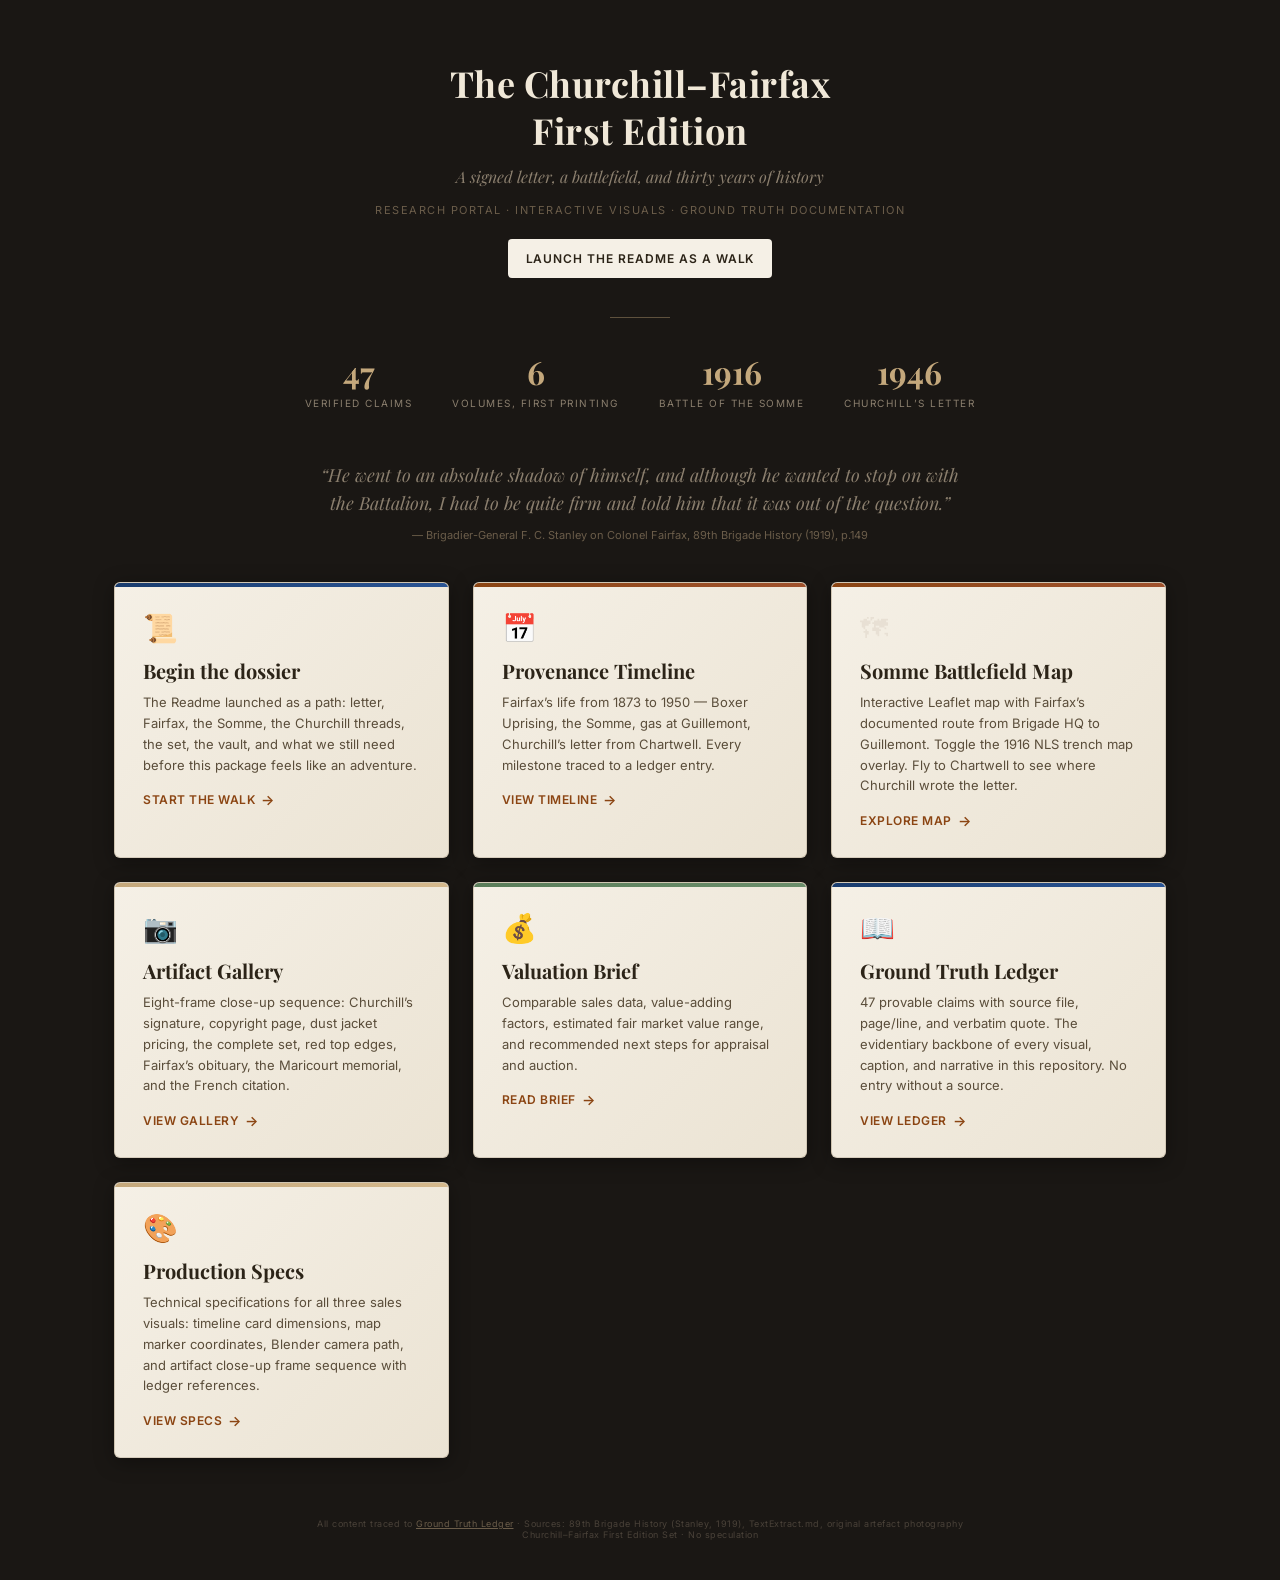
<file: research/index.html>
<!DOCTYPE html>
<html lang="en">
<head>
<meta charset="UTF-8">
<meta name="viewport" content="width=device-width, initial-scale=1.0">
<title>Churchill–Fairfax First Edition — Research Portal</title>
<style>
  @import url('https://fonts.googleapis.com/css2?family=Playfair+Display:ital,wght@0,400;0,700;1,400&family=Inter:wght@300;400;500;600&display=swap');

  * { margin: 0; padding: 0; box-sizing: border-box; }

  body {
    background: #1a1714;
    font-family: 'Inter', sans-serif;
    color: #e8e0d4;
    min-height: 100vh;
  }

  .hero {
    text-align: center;
    padding: 60px 24px 40px;
    position: relative;
  }

  .hero::after {
    content: '';
    position: absolute;
    bottom: 0;
    left: 50%;
    transform: translateX(-50%);
    width: 60px;
    height: 1px;
    background: rgba(196,168,124,0.4);
  }

  .hero h1 {
    font-family: 'Playfair Display', serif;
    font-size: 36px;
    font-weight: 700;
    color: #f0e8d8;
    letter-spacing: 0.5px;
    line-height: 1.3;
  }

  .hero .tagline {
    font-family: 'Playfair Display', serif;
    font-size: 16px;
    font-style: italic;
    color: #8b7f6e;
    margin-top: 12px;
  }

  .hero .meta {
    font-size: 11px;
    color: #6b5d4a;
    margin-top: 16px;
    letter-spacing: 1.5px;
    text-transform: uppercase;
  }

  .launch {
    display: inline-block;
    margin-top: 22px;
    text-decoration: none;
    font-size: 12px;
    font-weight: 600;
    letter-spacing: 0.08em;
    text-transform: uppercase;
    color: #2c2418;
    background: #f5f0e6;
    padding: 12px 18px;
    border-radius: 4px;
  }

  .launch:hover { background: #fff8ec; }

  .cards {
    display: grid;
    grid-template-columns: repeat(auto-fit, minmax(320px, 1fr));
    gap: 24px;
    max-width: 1100px;
    margin: 40px auto;
    padding: 0 24px;
  }

  .card {
    background: linear-gradient(135deg, #f5f0e6 0%, #ebe3d3 100%);
    border-radius: 6px;
    overflow: hidden;
    border: 1px solid rgba(139,119,90,0.3);
    box-shadow: 0 4px 20px rgba(0,0,0,0.35);
    transition: transform 0.2s ease, box-shadow 0.2s ease;
    text-decoration: none;
    color: inherit;
    display: block;
  }

  .card:hover {
    transform: translateY(-4px);
    box-shadow: 0 8px 32px rgba(0,0,0,0.5);
  }

  .card-color-bar {
    height: 4px;
  }

  .bar-military { background: linear-gradient(90deg, #8b4513, #a0522d); }
  .bar-churchill { background: linear-gradient(90deg, #193c6e, #2a5494); }
  .bar-artifact { background: linear-gradient(90deg, #c4a87c, #d4b88c); }
  .bar-value { background: linear-gradient(90deg, #5a7d5a, #6b8e6b); }

  .card-body {
    padding: 24px 28px 28px;
  }

  .card-icon {
    font-size: 28px;
    margin-bottom: 12px;
    display: block;
  }

  .card-title {
    font-family: 'Playfair Display', serif;
    font-size: 20px;
    font-weight: 700;
    color: #2c2418;
    margin-bottom: 8px;
  }

  .card-desc {
    font-size: 13px;
    color: #5a4d3a;
    line-height: 1.6;
    margin-bottom: 16px;
  }

  .card-cta {
    font-size: 12px;
    font-weight: 600;
    color: #8b4513;
    letter-spacing: 0.5px;
    text-transform: uppercase;
    display: flex;
    align-items: center;
    gap: 6px;
  }

  .card-cta::after {
    content: '\2192';
    font-size: 14px;
  }

  /* Summary stats */
  .stats {
    display: flex;
    justify-content: center;
    gap: 40px;
    padding: 32px 24px;
    flex-wrap: wrap;
  }

  .stat {
    text-align: center;
  }

  .stat-number {
    font-family: 'Playfair Display', serif;
    font-size: 32px;
    font-weight: 700;
    color: #c4a87c;
  }

  .stat-label {
    font-size: 10px;
    letter-spacing: 1.5px;
    text-transform: uppercase;
    color: #8b7f6e;
    margin-top: 4px;
  }

  /* Quote banner */
  .quote-banner {
    max-width: 700px;
    margin: 20px auto 40px;
    text-align: center;
    padding: 0 24px;
  }

  .quote-banner blockquote {
    font-family: 'Playfair Display', serif;
    font-size: 18px;
    font-style: italic;
    color: #8b7f6e;
    line-height: 1.6;
  }

  .quote-banner .attribution {
    font-size: 11px;
    color: #6b5d4a;
    margin-top: 10px;
  }

  .footer {
    text-align: center;
    padding: 20px 24px 40px;
    font-size: 9px;
    color: #4a4239;
    letter-spacing: 0.5px;
  }

  .footer a {
    color: #6b5d4a;
    text-decoration: underline;
  }

  @media (max-width: 600px) {
    .hero h1 { font-size: 26px; }
    .stats { gap: 24px; }
    .stat-number { font-size: 24px; }
  }
</style>
</head>
<body>

<div class="hero">
  <h1>The Churchill&ndash;Fairfax<br>First Edition</h1>
  <div class="tagline">A signed letter, a battlefield, and thirty years of history</div>
  <div class="meta">Research Portal &middot; Interactive Visuals &middot; Ground Truth Documentation</div>
  <a class="launch" href="adventure.html">Launch the Readme as a walk</a>
</div>

<div class="stats">
  <div class="stat">
    <div class="stat-number">47</div>
    <div class="stat-label">Verified Claims</div>
  </div>
  <div class="stat">
    <div class="stat-number">6</div>
    <div class="stat-label">Volumes, First Printing</div>
  </div>
  <div class="stat">
    <div class="stat-number">1916</div>
    <div class="stat-label">Battle of the Somme</div>
  </div>
  <div class="stat">
    <div class="stat-number">1946</div>
    <div class="stat-label">Churchill&rsquo;s Letter</div>
  </div>
</div>

<div class="quote-banner">
  <blockquote>
    &ldquo;He went to an absolute shadow of himself, and although he wanted to stop on with the Battalion, I had to be quite firm and told him that it was out of the question.&rdquo;
  </blockquote>
  <div class="attribution">&mdash; Brigadier-General F. C. Stanley on Colonel Fairfax, 89th Brigade History (1919), p.149</div>
</div>

<div class="cards">

  <a class="card" href="adventure.html">
    <div class="card-color-bar bar-churchill"></div>
    <div class="card-body">
      <span class="card-icon">&#x1F4DC;</span>
      <div class="card-title">Begin the dossier</div>
      <div class="card-desc">
        The Readme launched as a path: letter, Fairfax, the Somme, the Churchill threads,
        the set, the vault, and what we still need before this package feels like an adventure.
      </div>
      <div class="card-cta">Start the walk</div>
    </div>
  </a>

  <a class="card" href="provenance-timeline.html">
    <div class="card-color-bar bar-military"></div>
    <div class="card-body">
      <span class="card-icon">&#x1F4C5;</span>
      <div class="card-title">Provenance Timeline</div>
      <div class="card-desc">
        Fairfax&rsquo;s life from 1873 to 1950 &mdash; Boxer Uprising, the Somme, gas at Guillemont,
        Churchill&rsquo;s letter from Chartwell. Every milestone traced to a ledger entry.
      </div>
      <div class="card-cta">View timeline</div>
    </div>
  </a>

  <a class="card" href="somme-battlefield-map.html">
    <div class="card-color-bar bar-military"></div>
    <div class="card-body">
      <span class="card-icon">&#x1F5FA;</span>
      <div class="card-title">Somme Battlefield Map</div>
      <div class="card-desc">
        Interactive Leaflet map with Fairfax&rsquo;s documented route from Brigade HQ to Guillemont.
        Toggle the 1916 NLS trench map overlay. Fly to Chartwell to see where Churchill wrote the letter.
      </div>
      <div class="card-cta">Explore map</div>
    </div>
  </a>

  <a class="card" href="artifact-gallery.html">
    <div class="card-color-bar bar-artifact"></div>
    <div class="card-body">
      <span class="card-icon">&#x1F4F7;</span>
      <div class="card-title">Artifact Gallery</div>
      <div class="card-desc">
        Eight-frame close-up sequence: Churchill&rsquo;s signature, copyright page, dust jacket pricing,
        the complete set, red top edges, Fairfax&rsquo;s obituary, the Maricourt memorial, and the French citation.
      </div>
      <div class="card-cta">View gallery</div>
    </div>
  </a>

  <a class="card" href="valuation-brief.html">
    <div class="card-color-bar bar-value"></div>
    <div class="card-body">
      <span class="card-icon">&#x1F4B0;</span>
      <div class="card-title">Valuation Brief</div>
      <div class="card-desc">
        Comparable sales data, value-adding factors, estimated fair market value range,
        and recommended next steps for appraisal and auction.
      </div>
      <div class="card-cta">Read brief</div>
    </div>
  </a>

  <a class="card" href="ground-truth-ledger.md">
    <div class="card-color-bar bar-churchill"></div>
    <div class="card-body">
      <span class="card-icon">&#x1F4D6;</span>
      <div class="card-title">Ground Truth Ledger</div>
      <div class="card-desc">
        47 provable claims with source file, page/line, and verbatim quote. The evidentiary backbone
        of every visual, caption, and narrative in this repository. No entry without a source.
      </div>
      <div class="card-cta">View ledger</div>
    </div>
  </a>

  <a class="card" href="sales-visual-spec.md">
    <div class="card-color-bar bar-artifact"></div>
    <div class="card-body">
      <span class="card-icon">&#x1F3A8;</span>
      <div class="card-title">Production Specs</div>
      <div class="card-desc">
        Technical specifications for all three sales visuals: timeline card dimensions, map marker
        coordinates, Blender camera path, and artifact close-up frame sequence with ledger references.
      </div>
      <div class="card-cta">View specs</div>
    </div>
  </a>

</div>

<div class="footer">
  All content traced to <a href="ground-truth-ledger.md">Ground Truth Ledger</a> &middot;
  Sources: 89th Brigade History (Stanley, 1919), TextExtract.md, original artefact photography<br>
  Churchill&ndash;Fairfax First Edition Set &middot; No speculation
</div>

</body>
</html>
</file>
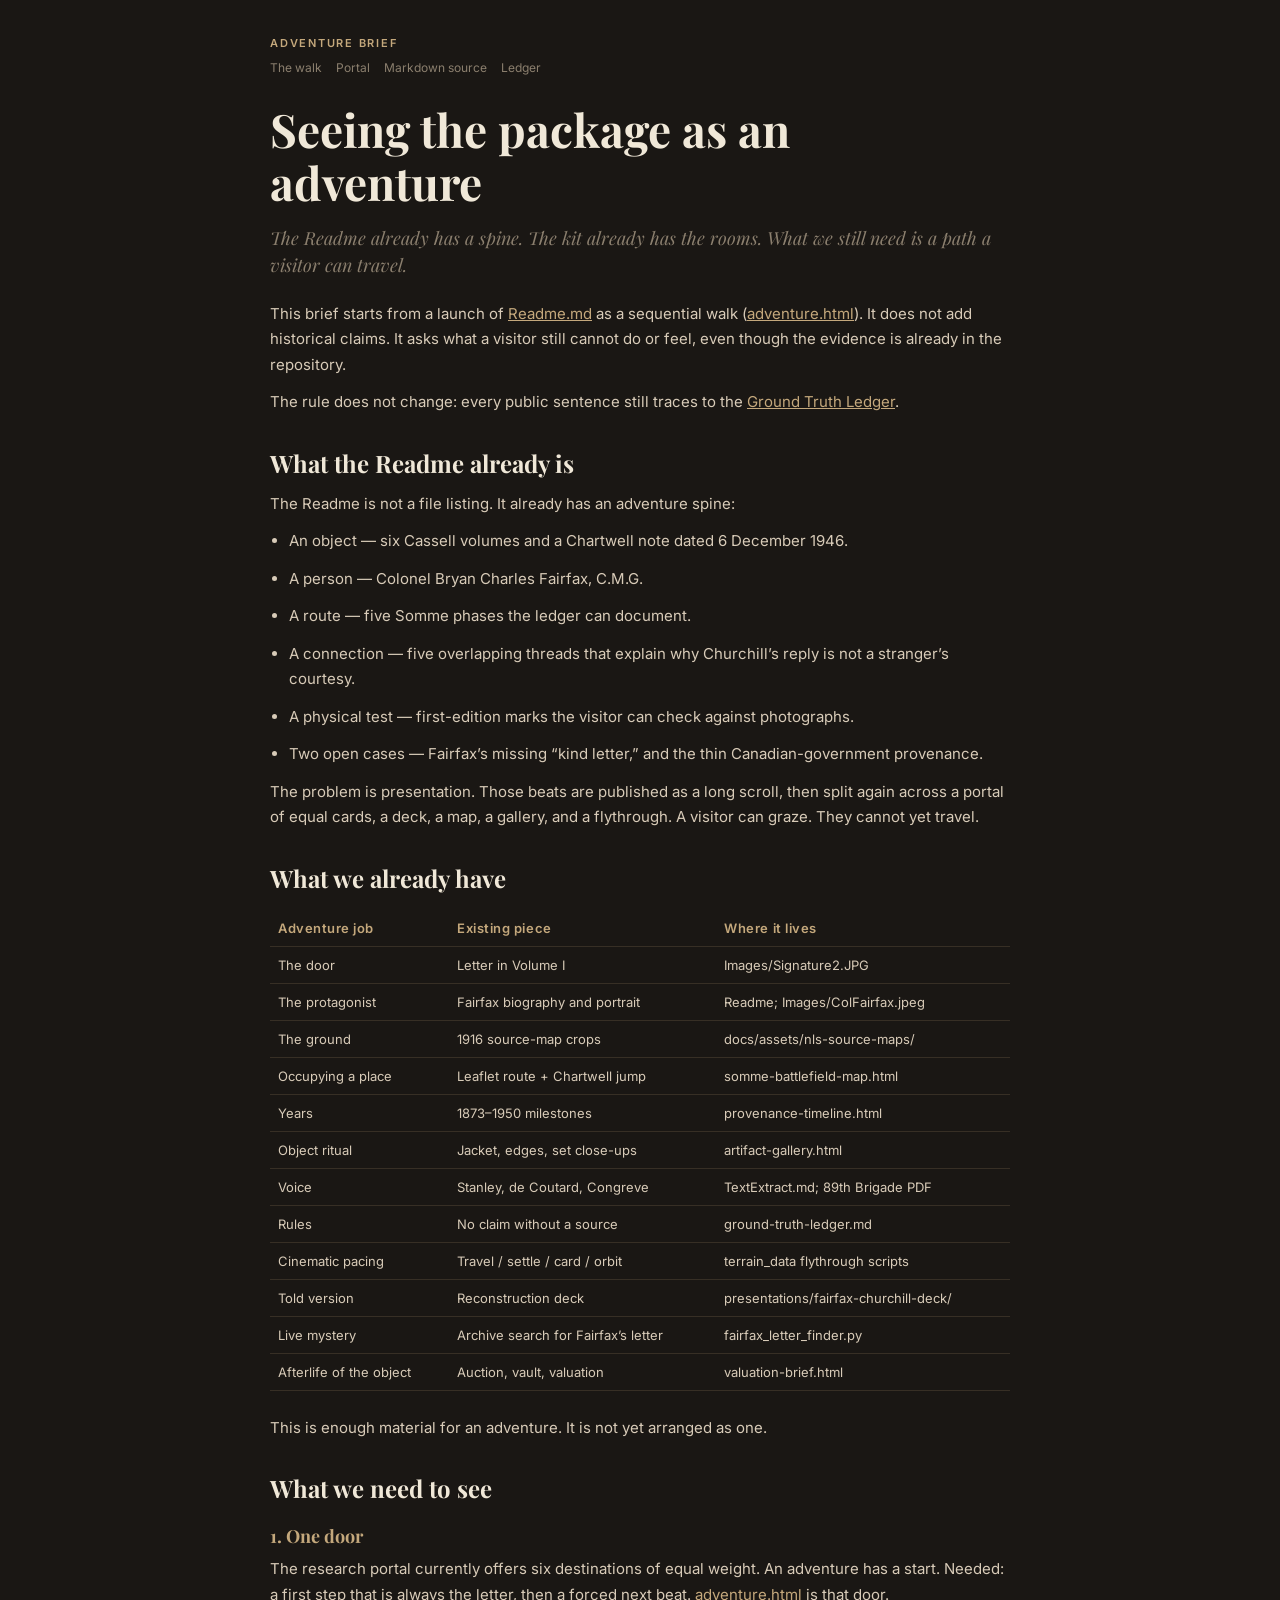
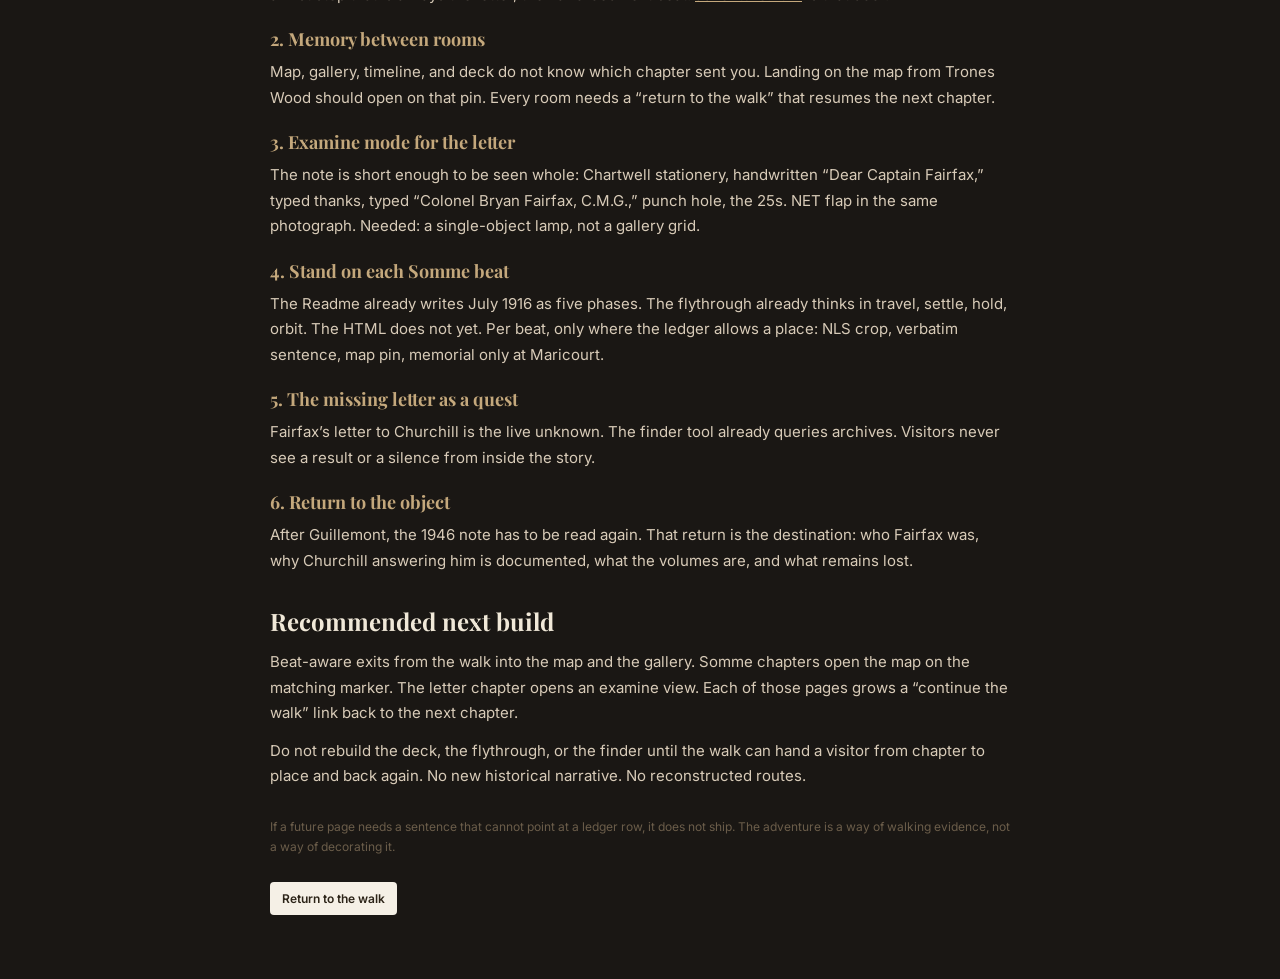
<file: research/adventure-brief.html>
<!DOCTYPE html>
<html lang="en">
<head>
<meta charset="UTF-8">
<meta name="viewport" content="width=device-width, initial-scale=1.0">
<title>Seeing the package as an adventure</title>
<style>
  @import url('https://fonts.googleapis.com/css2?family=Playfair+Display:ital,wght@0,400;0,700;1,400&family=Inter:wght@300;400;500;600&display=swap');

  :root {
    --ink: #e8e0d4;
    --muted: #8b7f6e;
    --dim: #6b5d4a;
    --gold: #c4a87c;
    --paper: #f5f0e6;
    --paper-ink: #2c2418;
    --bg: #1a1714;
    --line: rgba(196,168,124,0.28);
  }

  * { margin: 0; padding: 0; box-sizing: border-box; }

  body {
    background: var(--bg);
    font-family: 'Inter', sans-serif;
    color: var(--ink);
    min-height: 100vh;
  }

  a { color: var(--gold); }

  .wrap {
    max-width: 780px;
    margin: 0 auto;
    padding: 36px 20px 64px;
  }

  .mark {
    font-size: 11px;
    letter-spacing: 0.16em;
    text-transform: uppercase;
    color: var(--gold);
    font-weight: 600;
  }

  .nav {
    display: flex;
    gap: 14px;
    flex-wrap: wrap;
    margin: 10px 0 28px;
  }

  .nav a {
    font-size: 12px;
    color: var(--muted);
    text-decoration: none;
  }

  .nav a:hover { color: var(--ink); }

  h1 {
    font-family: 'Playfair Display', serif;
    font-size: clamp(32px, 6vw, 46px);
    line-height: 1.15;
    color: #f0e8d8;
    margin-bottom: 16px;
  }

  h2 {
    font-family: 'Playfair Display', serif;
    font-size: 24px;
    margin: 32px 0 12px;
    color: #f0e8d8;
  }

  h3 {
    font-family: 'Playfair Display', serif;
    font-size: 18px;
    margin: 20px 0 8px;
    color: var(--gold);
  }

  p, li {
    font-size: 15px;
    line-height: 1.7;
    color: #d8cbb8;
    margin-bottom: 12px;
  }

  ul { padding-left: 1.2em; }

  .lede {
    font-family: 'Playfair Display', serif;
    font-style: italic;
    font-size: 18px;
    color: var(--muted);
    line-height: 1.5;
    margin-bottom: 22px;
  }

  table {
    width: 100%;
    border-collapse: collapse;
    margin: 16px 0 24px;
    font-size: 13px;
  }

  th, td {
    text-align: left;
    padding: 10px 8px;
    border-bottom: 1px solid rgba(139,119,90,0.25);
    vertical-align: top;
    color: #d8cbb8;
  }

  th { color: var(--gold); font-weight: 600; letter-spacing: 0.04em; }

  .note {
    font-size: 12px;
    color: var(--dim);
    margin-top: 28px;
  }

  .exits {
    display: flex;
    flex-wrap: wrap;
    gap: 8px;
    margin-top: 24px;
  }

  .exits a {
    text-decoration: none;
    font-size: 12px;
    font-weight: 600;
    color: var(--paper-ink);
    background: var(--paper);
    padding: 9px 12px;
    border-radius: 4px;
  }
</style>
</head>
<body>
<div class="wrap">
  <div class="mark">Adventure brief</div>
  <nav class="nav" aria-label="Archive">
    <a href="adventure.html">The walk</a>
    <a href="index.html">Portal</a>
    <a href="adventure-brief.md">Markdown source</a>
    <a href="ground-truth-ledger.md">Ledger</a>
  </nav>

  <h1>Seeing the package as an adventure</h1>
  <p class="lede">
    The Readme already has a spine. The kit already has the rooms. What we still need
    is a path a visitor can travel.
  </p>
  <p>
    This brief starts from a launch of <a href="../Readme.md">Readme.md</a> as a sequential walk
    (<a href="adventure.html">adventure.html</a>). It does not add historical claims. It asks
    what a visitor still cannot do or feel, even though the evidence is already in the repository.
  </p>
  <p>
    The rule does not change: every public sentence still traces to the
    <a href="ground-truth-ledger.md">Ground Truth Ledger</a>.
  </p>

  <h2>What the Readme already is</h2>
  <p>The Readme is not a file listing. It already has an adventure spine:</p>
  <ul>
    <li>An object — six Cassell volumes and a Chartwell note dated 6 December 1946.</li>
    <li>A person — Colonel Bryan Charles Fairfax, C.M.G.</li>
    <li>A route — five Somme phases the ledger can document.</li>
    <li>A connection — five overlapping threads that explain why Churchill’s reply is not a stranger’s courtesy.</li>
    <li>A physical test — first-edition marks the visitor can check against photographs.</li>
    <li>Two open cases — Fairfax’s missing “kind letter,” and the thin Canadian-government provenance.</li>
  </ul>
  <p>
    The problem is presentation. Those beats are published as a long scroll, then split again across
    a portal of equal cards, a deck, a map, a gallery, and a flythrough. A visitor can graze. They
    cannot yet travel.
  </p>

  <h2>What we already have</h2>
  <table>
    <thead>
      <tr><th>Adventure job</th><th>Existing piece</th><th>Where it lives</th></tr>
    </thead>
    <tbody>
      <tr><td>The door</td><td>Letter in Volume I</td><td>Images/Signature2.JPG</td></tr>
      <tr><td>The protagonist</td><td>Fairfax biography and portrait</td><td>Readme; Images/ColFairfax.jpeg</td></tr>
      <tr><td>The ground</td><td>1916 source-map crops</td><td>docs/assets/nls-source-maps/</td></tr>
      <tr><td>Occupying a place</td><td>Leaflet route + Chartwell jump</td><td>somme-battlefield-map.html</td></tr>
      <tr><td>Years</td><td>1873–1950 milestones</td><td>provenance-timeline.html</td></tr>
      <tr><td>Object ritual</td><td>Jacket, edges, set close-ups</td><td>artifact-gallery.html</td></tr>
      <tr><td>Voice</td><td>Stanley, de Coutard, Congreve</td><td>TextExtract.md; 89th Brigade PDF</td></tr>
      <tr><td>Rules</td><td>No claim without a source</td><td>ground-truth-ledger.md</td></tr>
      <tr><td>Cinematic pacing</td><td>Travel / settle / card / orbit</td><td>terrain_data flythrough scripts</td></tr>
      <tr><td>Told version</td><td>Reconstruction deck</td><td>presentations/fairfax-churchill-deck/</td></tr>
      <tr><td>Live mystery</td><td>Archive search for Fairfax’s letter</td><td>fairfax_letter_finder.py</td></tr>
      <tr><td>Afterlife of the object</td><td>Auction, vault, valuation</td><td>valuation-brief.html</td></tr>
    </tbody>
  </table>
  <p>This is enough material for an adventure. It is not yet arranged as one.</p>

  <h2>What we need to see</h2>
  <h3>1. One door</h3>
  <p>
    The research portal currently offers six destinations of equal weight. An adventure has a start.
    Needed: a first step that is always the letter, then a forced next beat.
    <a href="adventure.html">adventure.html</a> is that door.
  </p>
  <h3>2. Memory between rooms</h3>
  <p>
    Map, gallery, timeline, and deck do not know which chapter sent you. Landing on the map from
    Trones Wood should open on that pin. Every room needs a “return to the walk” that resumes
    the next chapter.
  </p>
  <h3>3. Examine mode for the letter</h3>
  <p>
    The note is short enough to be seen whole: Chartwell stationery, handwritten “Dear Captain Fairfax,”
    typed thanks, typed “Colonel Bryan Fairfax, C.M.G.,” punch hole, the 25s. NET flap in the same
    photograph. Needed: a single-object lamp, not a gallery grid.
  </p>
  <h3>4. Stand on each Somme beat</h3>
  <p>
    The Readme already writes July 1916 as five phases. The flythrough already thinks in travel,
    settle, hold, orbit. The HTML does not yet. Per beat, only where the ledger allows a place:
    NLS crop, verbatim sentence, map pin, memorial only at Maricourt.
  </p>
  <h3>5. The missing letter as a quest</h3>
  <p>
    Fairfax’s letter to Churchill is the live unknown. The finder tool already queries archives.
    Visitors never see a result or a silence from inside the story.
  </p>
  <h3>6. Return to the object</h3>
  <p>
    After Guillemont, the 1946 note has to be read again. That return is the destination: who
    Fairfax was, why Churchill answering him is documented, what the volumes are, and what remains lost.
  </p>

  <h2>Recommended next build</h2>
  <p>
    Beat-aware exits from the walk into the map and the gallery. Somme chapters open the map on
    the matching marker. The letter chapter opens an examine view. Each of those pages grows a
    “continue the walk” link back to the next chapter.
  </p>
  <p>
    Do not rebuild the deck, the flythrough, or the finder until the walk can hand a visitor from
    chapter to place and back again. No new historical narrative. No reconstructed routes.
  </p>

  <p class="note">
    If a future page needs a sentence that cannot point at a ledger row, it does not ship.
    The adventure is a way of walking evidence, not a way of decorating it.
  </p>

  <div class="exits">
    <a href="adventure.html">Return to the walk</a>
  </div>
</div>
</body>
</html>
</file>
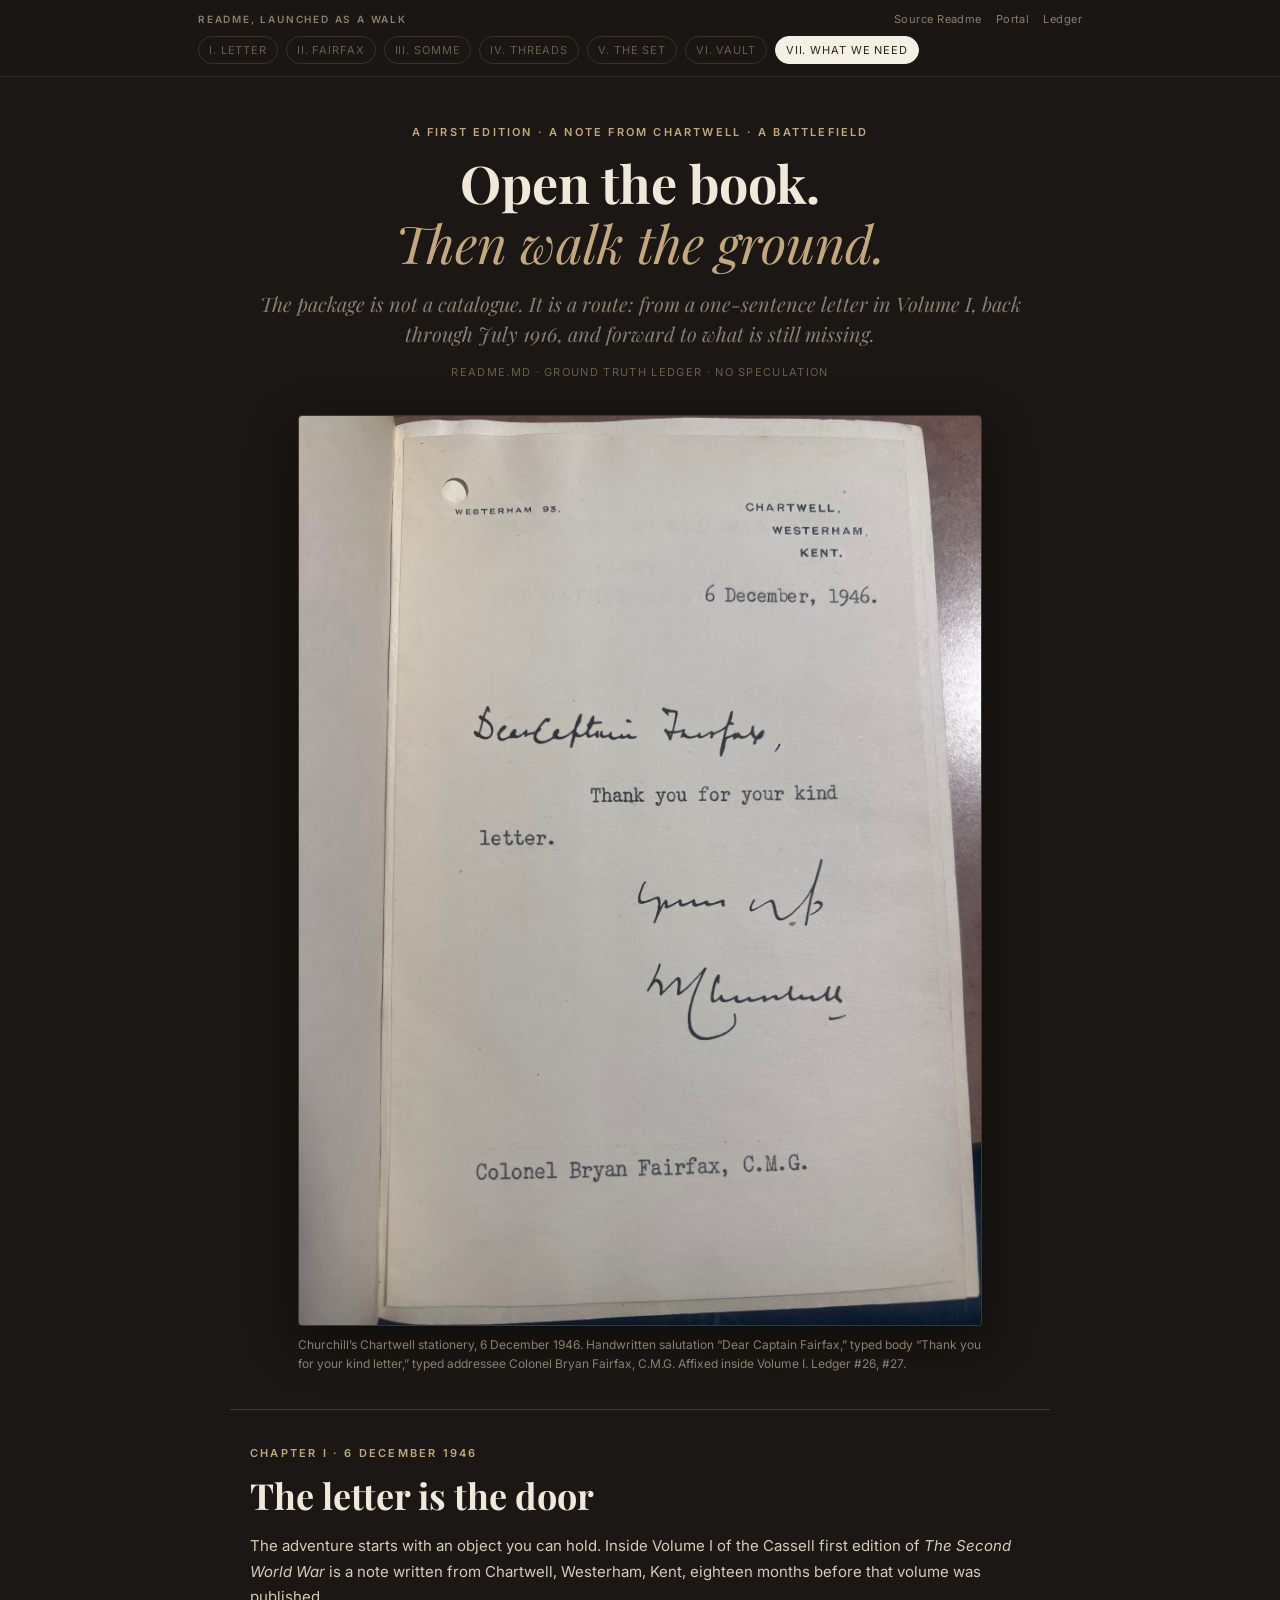
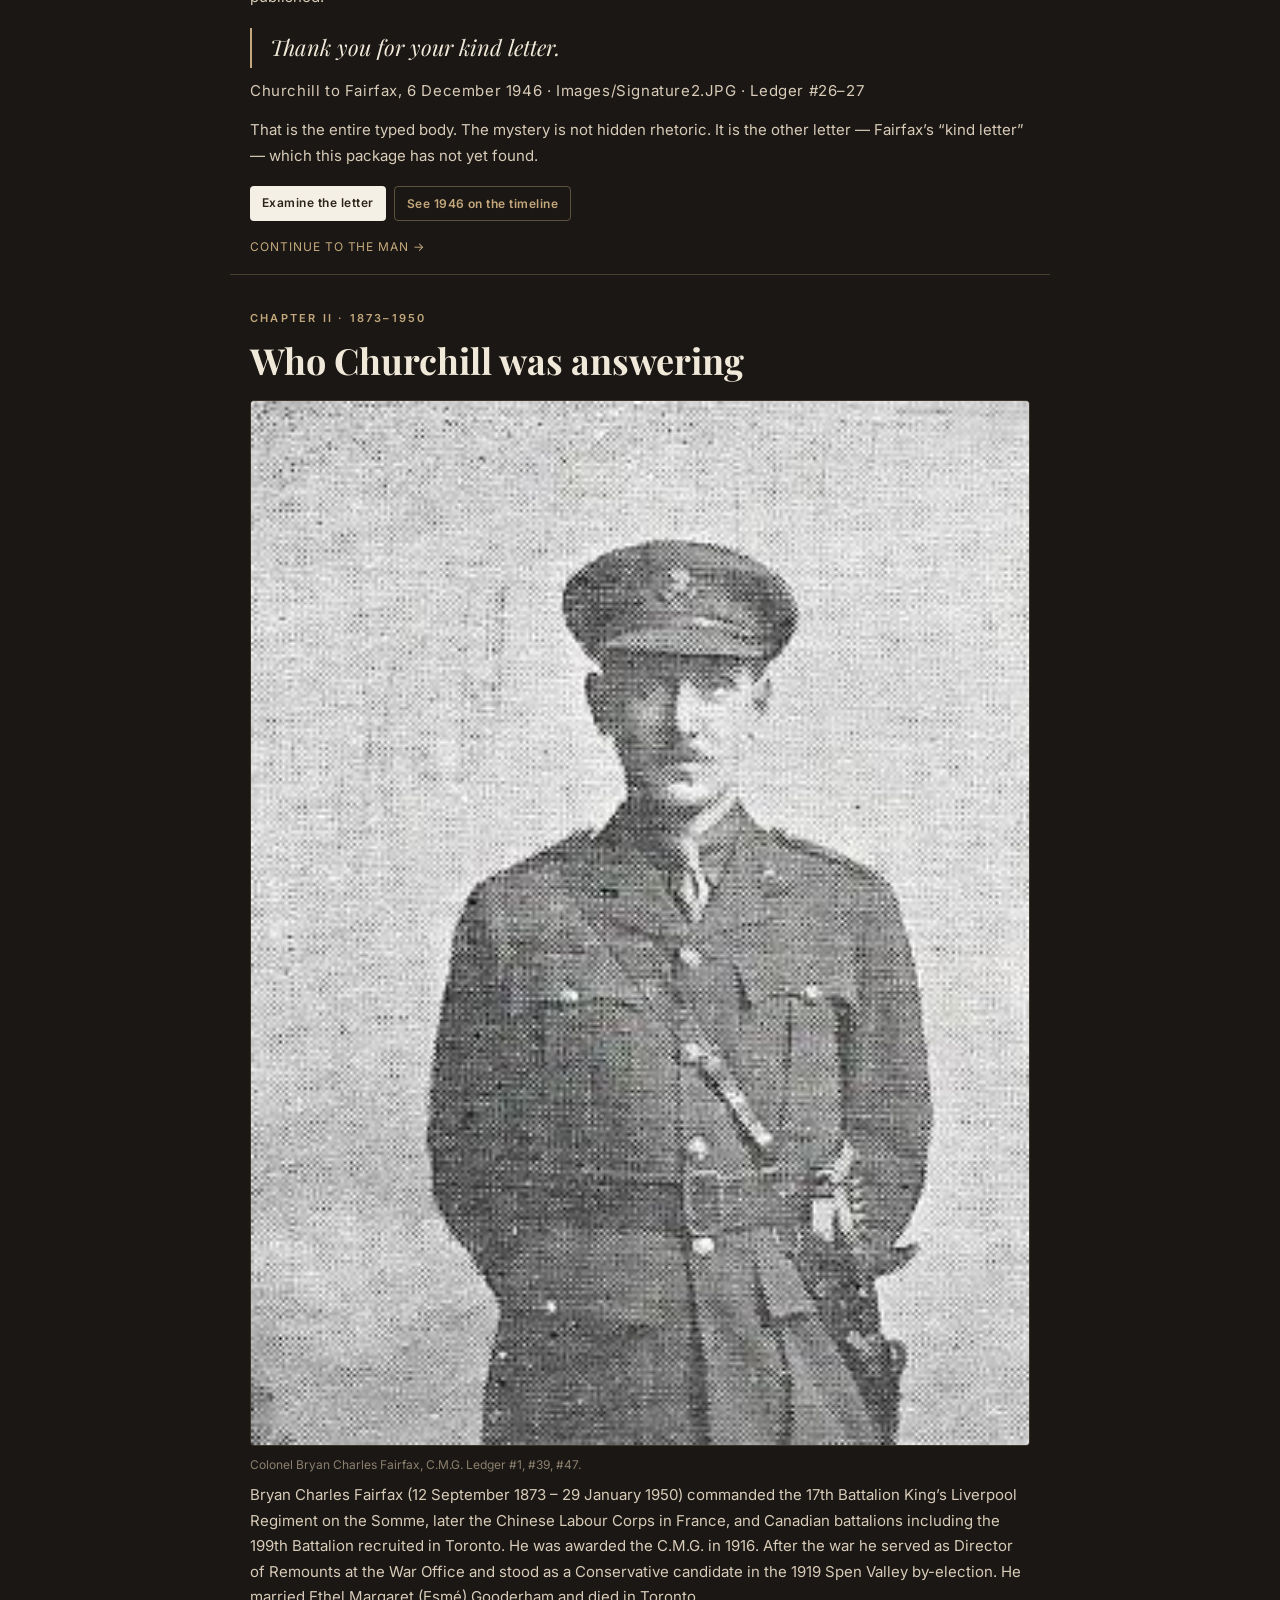
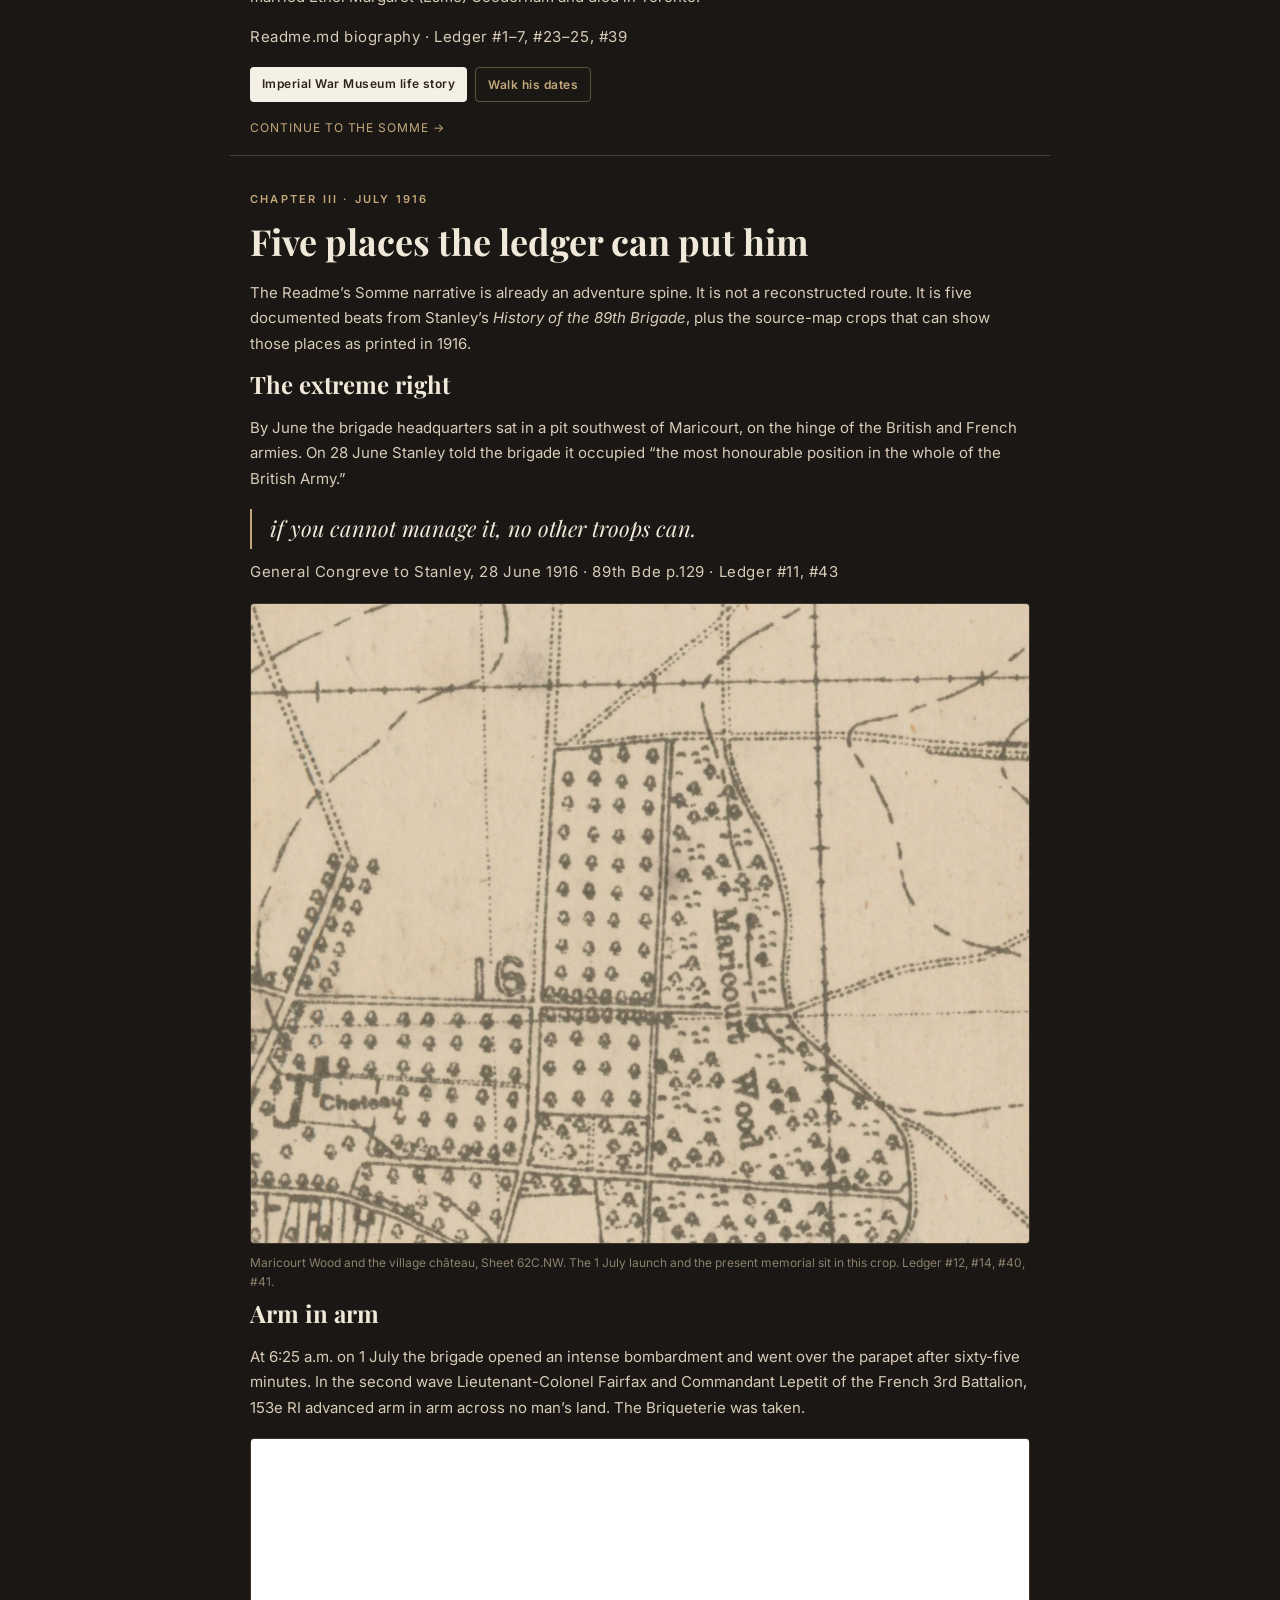
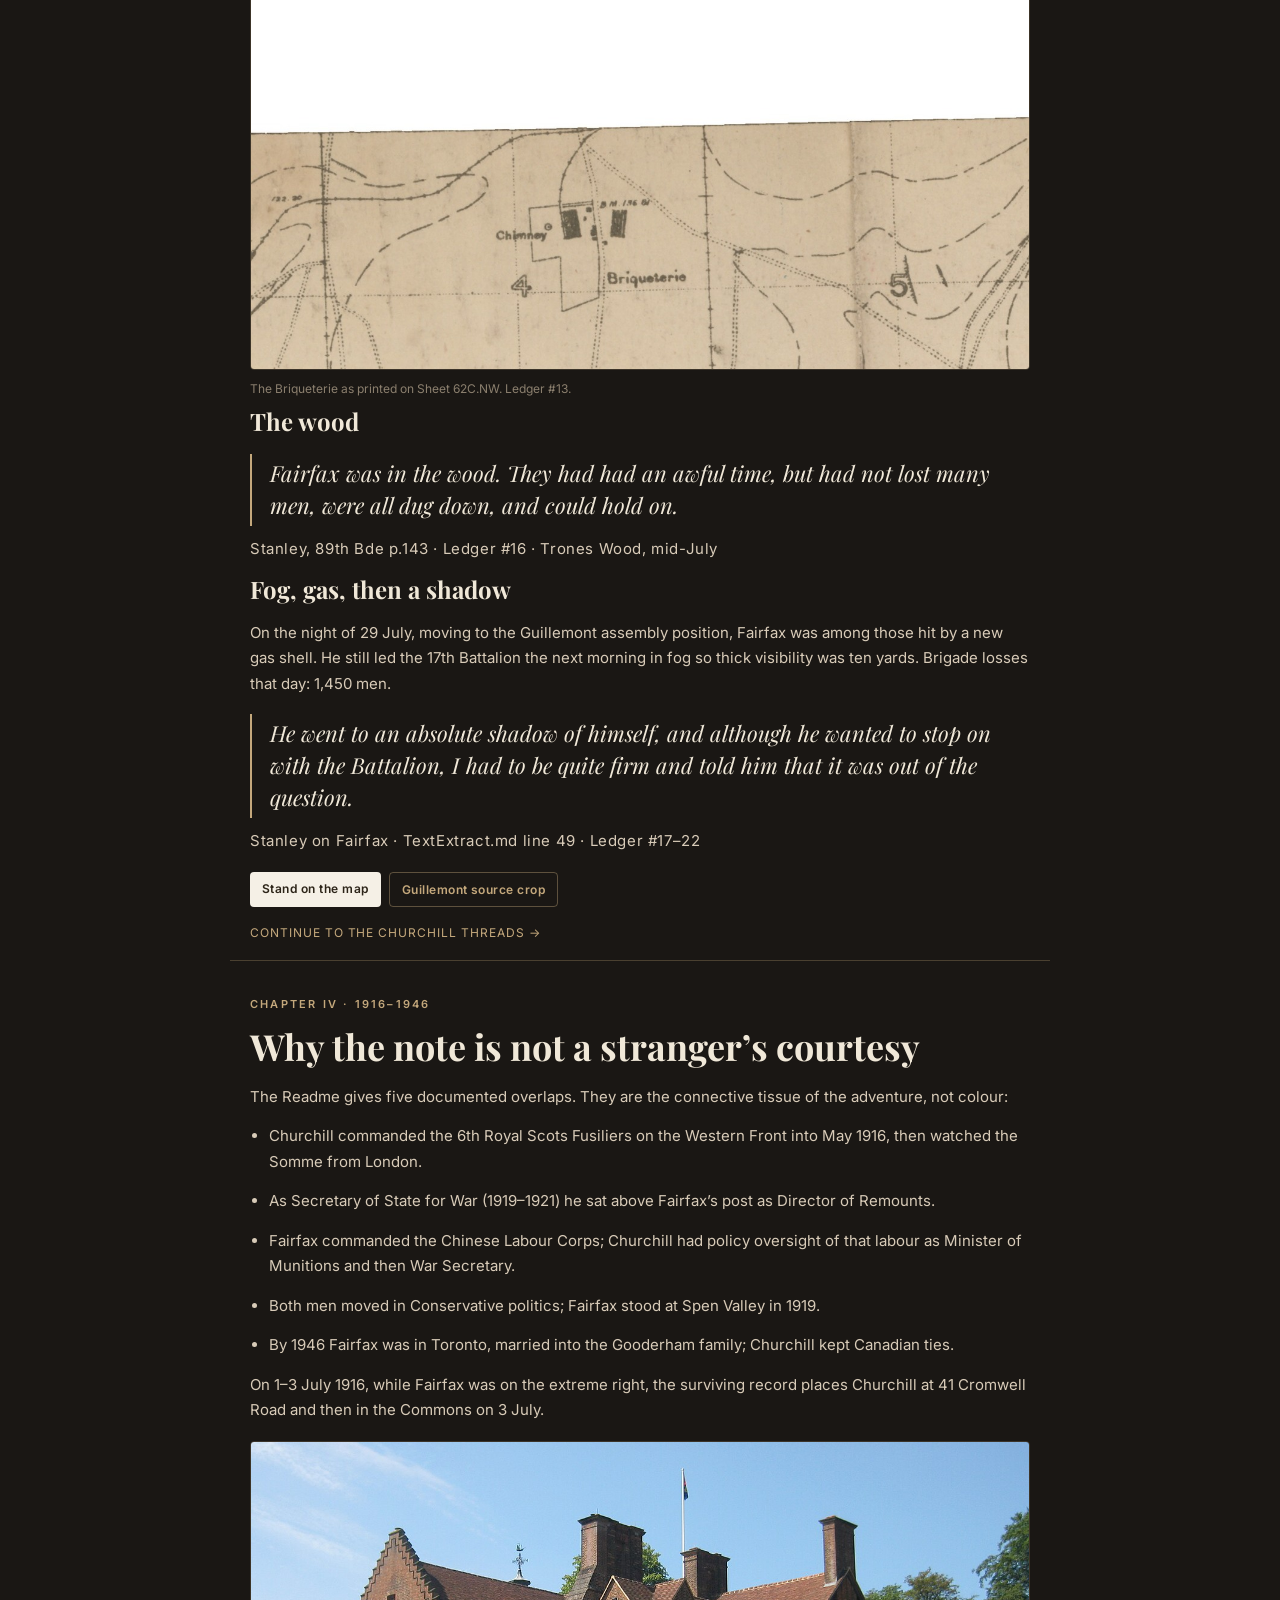
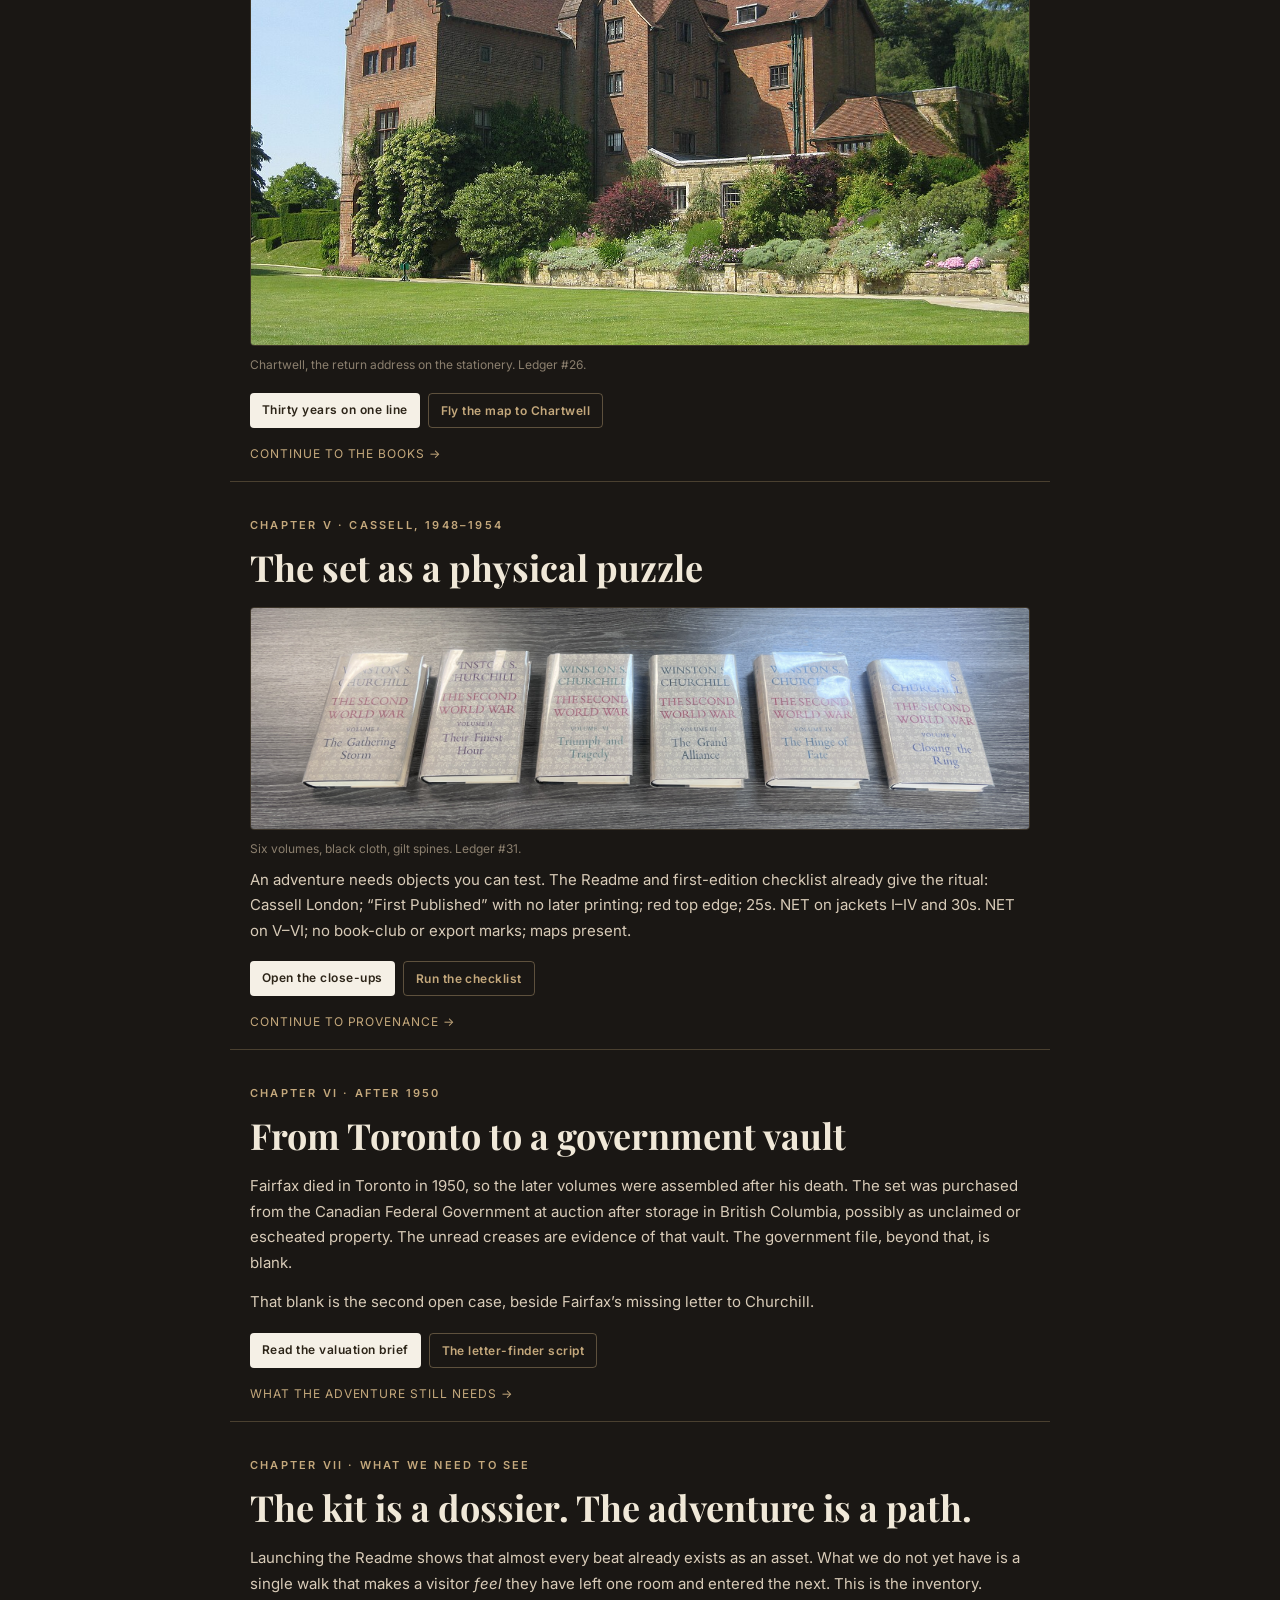
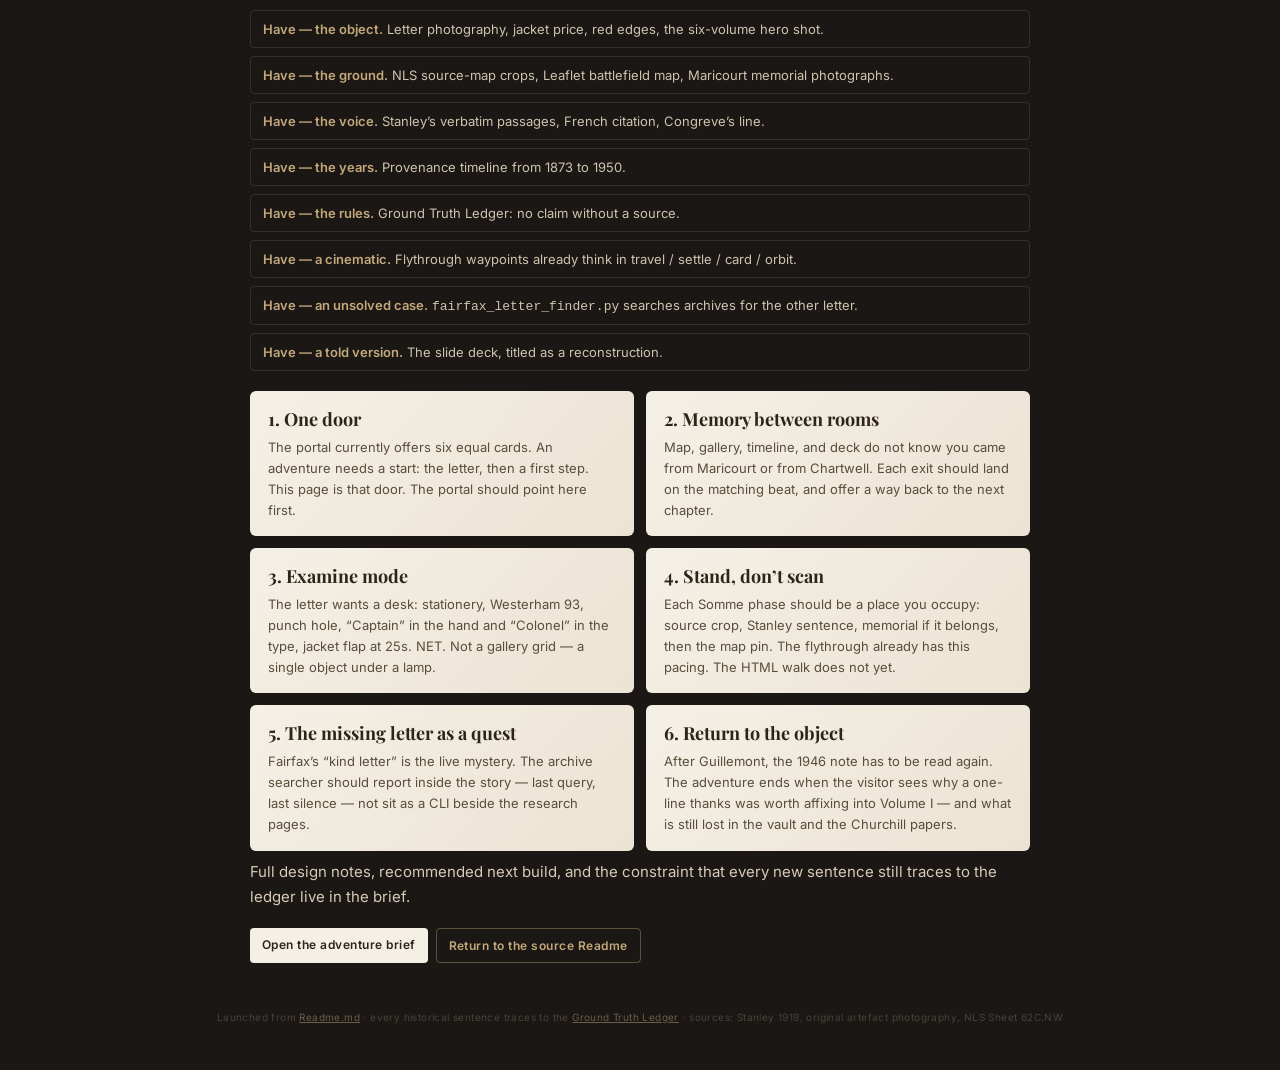
<file: research/adventure.html>
<!DOCTYPE html>
<html lang="en">
<head>
<meta charset="UTF-8">
<meta name="viewport" content="width=device-width, initial-scale=1.0">
<title>Begin the dossier — Churchill–Fairfax</title>
<style>
  @import url('https://fonts.googleapis.com/css2?family=Playfair+Display:ital,wght@0,400;0,700;1,400&family=Inter:wght@300;400;500;600&display=swap');

  :root {
    --ink: #e8e0d4;
    --muted: #8b7f6e;
    --dim: #6b5d4a;
    --gold: #c4a87c;
    --paper: #f5f0e6;
    --paper-ink: #2c2418;
    --bg: #1a1714;
    --line: rgba(196,168,124,0.28);
  }

  * { margin: 0; padding: 0; box-sizing: border-box; }

  html { scroll-behavior: smooth; }

  body {
    background: var(--bg);
    font-family: 'Inter', sans-serif;
    color: var(--ink);
    min-height: 100vh;
  }

  a { color: var(--gold); }

  .top {
    position: sticky;
    top: 0;
    z-index: 8;
    background: rgba(26,23,20,0.92);
    backdrop-filter: blur(12px);
    border-bottom: 1px solid rgba(139,119,90,0.25);
  }

  .top-inner {
    max-width: 920px;
    margin: 0 auto;
    padding: 12px 18px 0;
    display: flex;
    justify-content: space-between;
    gap: 12px;
    align-items: baseline;
  }

  .mark {
    font-size: 10px;
    letter-spacing: 0.18em;
    text-transform: uppercase;
    color: var(--muted);
    font-weight: 600;
  }

  .top-links {
    display: flex;
    gap: 14px;
    flex-wrap: wrap;
  }

  .top-links a {
    font-size: 11px;
    color: var(--muted);
    text-decoration: none;
    letter-spacing: 0.04em;
  }

  .top-links a:hover { color: var(--ink); }

  .chapters {
    display: flex;
    gap: 8px;
    overflow-x: auto;
    padding: 10px 18px 12px;
    max-width: 920px;
    margin: 0 auto;
    scrollbar-width: none;
  }

  .chapters::-webkit-scrollbar { display: none; }

  .chapters a {
    flex: 0 0 auto;
    text-decoration: none;
    font-size: 11px;
    letter-spacing: 0.08em;
    text-transform: uppercase;
    color: var(--dim);
    border: 1px solid rgba(139,119,90,0.28);
    padding: 6px 10px;
    border-radius: 999px;
  }

  .chapters a.active,
  .chapters a:hover {
    color: var(--paper-ink);
    background: var(--paper);
    border-color: var(--paper);
  }

  .hero {
    text-align: center;
    padding: 48px 20px 28px;
    max-width: 820px;
    margin: 0 auto;
  }

  .eyebrow {
    font-size: 11px;
    letter-spacing: 0.2em;
    text-transform: uppercase;
    color: var(--gold);
    font-weight: 600;
    margin-bottom: 14px;
  }

  h1 {
    font-family: 'Playfair Display', serif;
    font-size: clamp(32px, 7vw, 52px);
    font-weight: 700;
    line-height: 1.15;
    color: #f0e8d8;
  }

  h1 em { font-weight: 400; color: var(--gold); }

  .lede {
    font-family: 'Playfair Display', serif;
    font-size: clamp(16px, 2.6vw, 20px);
    font-style: italic;
    color: var(--muted);
    line-height: 1.5;
    margin-top: 16px;
  }

  .meta {
    font-size: 11px;
    color: var(--dim);
    margin-top: 16px;
    letter-spacing: 0.12em;
    text-transform: uppercase;
  }

  .letter-frame {
    max-width: 720px;
    margin: 8px auto 36px;
    padding: 0 18px;
  }

  .letter-frame img {
    width: 100%;
    display: block;
    border-radius: 4px;
    border: 1px solid rgba(139,119,90,0.35);
    box-shadow: 0 16px 48px rgba(0,0,0,0.45);
  }

  .caption {
    font-size: 12px;
    color: var(--muted);
    line-height: 1.55;
    margin-top: 10px;
  }

  .chapter {
    max-width: 820px;
    margin: 0 auto;
    padding: 36px 20px 12px;
    border-top: 1px solid var(--line);
  }

  .chapter h2 {
    font-family: 'Playfair Display', serif;
    font-size: clamp(26px, 5vw, 36px);
    line-height: 1.2;
    color: #f0e8d8;
    margin: 8px 0 16px;
  }

  .chapter p,
  .chapter li {
    font-size: 15px;
    line-height: 1.7;
    color: #d8cbb8;
    margin-bottom: 14px;
  }

  .chapter ul { padding-left: 1.2em; }

  blockquote {
    font-family: 'Playfair Display', serif;
    font-style: italic;
    font-size: clamp(18px, 3vw, 22px);
    line-height: 1.45;
    color: #f0e8d8;
    border-left: 2px solid var(--gold);
    padding: 4px 0 4px 18px;
    margin: 18px 0 10px;
  }

  .source {
    font-size: 11px;
    color: var(--dim);
    letter-spacing: 0.04em;
    margin-bottom: 18px;
  }

  .beat-image {
    margin: 18px 0 8px;
  }

  .beat-image img {
    width: 100%;
    display: block;
    border-radius: 4px;
    border: 1px solid rgba(139,119,90,0.3);
  }

  .exits {
    display: flex;
    flex-wrap: wrap;
    gap: 8px;
    margin: 18px 0 8px;
  }

  .exits a {
    text-decoration: none;
    font-size: 12px;
    font-weight: 600;
    letter-spacing: 0.04em;
    color: var(--paper-ink);
    background: var(--paper);
    padding: 9px 12px;
    border-radius: 4px;
  }

  .exits a.ghost {
    background: transparent;
    color: var(--gold);
    border: 1px solid rgba(196,168,124,0.4);
  }

  .continue {
    display: inline-block;
    margin: 10px 0 8px;
    font-size: 12px;
    letter-spacing: 0.08em;
    text-transform: uppercase;
    text-decoration: none;
    color: var(--gold);
  }

  .need-grid {
    display: grid;
    gap: 12px;
    margin: 18px 0 8px;
  }

  .need {
    background: linear-gradient(135deg, #f5f0e6 0%, #ebe3d3 100%);
    color: var(--paper-ink);
    padding: 16px 18px;
    border-radius: 6px;
  }

  .need h3 {
    font-family: 'Playfair Display', serif;
    font-size: 18px;
    margin-bottom: 6px;
  }

  .need p {
    color: #5a4d3a;
    font-size: 13px;
    line-height: 1.6;
    margin: 0;
  }

  .have-list {
    display: grid;
    gap: 8px;
    margin: 12px 0 20px;
  }

  .have-list div {
    font-size: 13px;
    color: #cfc3b0;
    padding: 10px 12px;
    border: 1px solid rgba(139,119,90,0.25);
    border-radius: 4px;
  }

  .have-list strong { color: var(--gold); font-weight: 600; }

  .footer {
    text-align: center;
    padding: 28px 20px 48px;
    font-size: 10px;
    color: #4a4239;
    letter-spacing: 0.04em;
  }

  .footer a { color: #6b5d4a; }

  @media (min-width: 780px) {
    .need-grid { grid-template-columns: 1fr 1fr; }
  }
</style>
</head>
<body>

<header class="top">
  <div class="top-inner">
    <div class="mark">Readme, launched as a walk</div>
    <nav class="top-links" aria-label="Archive">
      <a href="../Readme.md">Source Readme</a>
      <a href="index.html">Portal</a>
      <a href="ground-truth-ledger.md">Ledger</a>
    </nav>
  </div>
  <nav class="chapters" aria-label="Adventure chapters">
    <a href="#letter">I. Letter</a>
    <a href="#man">II. Fairfax</a>
    <a href="#somme">III. Somme</a>
    <a href="#threads">IV. Threads</a>
    <a href="#set">V. The set</a>
    <a href="#vault">VI. Vault</a>
    <a href="#need">VII. What we need</a>
  </nav>
</header>

<section class="hero" id="begin">
  <div class="eyebrow">A first edition · a note from Chartwell · a battlefield</div>
  <h1>Open the book.<br><em>Then walk the ground.</em></h1>
  <p class="lede">
    The package is not a catalogue. It is a route: from a one-sentence letter in Volume&nbsp;I,
    back through July 1916, and forward to what is still missing.
  </p>
  <div class="meta">Readme.md · Ground Truth Ledger · No speculation</div>
</section>

<figure class="letter-frame">
  <img src="../Images/Signature2.JPG" alt="Churchill note to Captain Fairfax, Chartwell, 6 December 1946">
  <figcaption class="caption">
    Churchill’s Chartwell stationery, 6 December 1946. Handwritten salutation “Dear Captain Fairfax,”
    typed body “Thank you for your kind letter,” typed addressee Colonel Bryan Fairfax, C.M.G.
    Affixed inside Volume I. Ledger #26, #27.
  </figcaption>
</figure>

<article class="chapter" id="letter">
  <div class="eyebrow">Chapter I · 6 December 1946</div>
  <h2>The letter is the door</h2>
  <p>
    The adventure starts with an object you can hold. Inside Volume I of the Cassell first edition
    of <em>The Second World War</em> is a note written from Chartwell, Westerham, Kent, eighteen months
    before that volume was published.
  </p>
  <blockquote>Thank you for your kind letter.</blockquote>
  <p class="source">Churchill to Fairfax, 6 December 1946 · Images/Signature2.JPG · Ledger #26–27</p>
  <p>
    That is the entire typed body. The mystery is not hidden rhetoric. It is the other letter —
    Fairfax’s “kind letter” — which this package has not yet found.
  </p>
  <div class="exits">
    <a href="artifact-gallery.html">Examine the letter</a>
    <a class="ghost" href="provenance-timeline.html">See 1946 on the timeline</a>
  </div>
  <a class="continue" href="#man">Continue to the man →</a>
</article>

<article class="chapter" id="man">
  <div class="eyebrow">Chapter II · 1873–1950</div>
  <h2>Who Churchill was answering</h2>
  <figure class="beat-image">
    <img src="../Images/ColFairfax.jpeg" alt="Colonel Bryan Charles Fairfax">
    <figcaption class="caption">Colonel Bryan Charles Fairfax, C.M.G. Ledger #1, #39, #47.</figcaption>
  </figure>
  <p>
    Bryan Charles Fairfax (12 September 1873 – 29 January 1950) commanded the 17th Battalion
    King’s Liverpool Regiment on the Somme, later the Chinese Labour Corps in France, and
    Canadian battalions including the 199th Battalion recruited in Toronto. He was awarded the
    C.M.G. in 1916. After the war he served as Director of Remounts at the War Office and stood
    as a Conservative candidate in the 1919 Spen Valley by-election. He married Ethel Margaret
    (Esmé) Gooderham and died in Toronto.
  </p>
  <p class="source">Readme.md biography · Ledger #1–7, #23–25, #39</p>
  <div class="exits">
    <a href="https://livesofthefirstworldwar.iwm.org.uk/lifestory/1187431">Imperial War Museum life story</a>
    <a class="ghost" href="provenance-timeline.html">Walk his dates</a>
  </div>
  <a class="continue" href="#somme">Continue to the Somme →</a>
</article>

<article class="chapter" id="somme">
  <div class="eyebrow">Chapter III · July 1916</div>
  <h2>Five places the ledger can put him</h2>
  <p>
    The Readme’s Somme narrative is already an adventure spine. It is not a reconstructed route.
    It is five documented beats from Stanley’s <em>History of the 89th Brigade</em>, plus the
    source-map crops that can show those places as printed in 1916.
  </p>

  <h2 style="font-size:24px;margin-top:8px;">The extreme right</h2>
  <p>
    By June the brigade headquarters sat in a pit southwest of Maricourt, on the hinge of the
    British and French armies. On 28 June Stanley told the brigade it occupied “the most
    honourable position in the whole of the British Army.”
  </p>
  <blockquote>if you cannot manage it, no other troops can.</blockquote>
  <p class="source">General Congreve to Stanley, 28 June 1916 · 89th Bde p.129 · Ledger #11, #43</p>

  <figure class="beat-image">
    <img src="../docs/assets/nls-source-maps/nls_1916_trench_map_maricourt_1july.jpg" alt="1916 trench map crop, Maricourt Wood and château">
    <figcaption class="caption">
      Maricourt Wood and the village château, Sheet 62C.NW. The 1 July launch and the present
      memorial sit in this crop. Ledger #12, #14, #40, #41.
    </figcaption>
  </figure>

  <h2 style="font-size:24px;">Arm in arm</h2>
  <p>
    At 6:25 a.m. on 1 July the brigade opened an intense bombardment and went over the parapet
    after sixty-five minutes. In the second wave Lieutenant-Colonel Fairfax and Commandant Lepetit
    of the French 3rd Battalion, 153e RI advanced arm in arm across no man’s land. The Briqueterie
    was taken.
  </p>
  <figure class="beat-image">
    <img src="../docs/assets/nls-source-maps/nls_1916_trench_map_briqueterie_1july.jpg" alt="1916 trench map crop, the Briqueterie">
    <figcaption class="caption">The Briqueterie as printed on Sheet 62C.NW. Ledger #13.</figcaption>
  </figure>

  <h2 style="font-size:24px;">The wood</h2>
  <blockquote>Fairfax was in the wood. They had had an awful time, but had not lost many men, were all dug down, and could hold on.</blockquote>
  <p class="source">Stanley, 89th Bde p.143 · Ledger #16 · Trones Wood, mid-July</p>

  <h2 style="font-size:24px;">Fog, gas, then a shadow</h2>
  <p>
    On the night of 29 July, moving to the Guillemont assembly position, Fairfax was among those
    hit by a new gas shell. He still led the 17th Battalion the next morning in fog so thick
    visibility was ten yards. Brigade losses that day: 1,450 men.
  </p>
  <blockquote>
    He went to an absolute shadow of himself, and although he wanted to stop on with the Battalion,
    I had to be quite firm and told him that it was out of the question.
  </blockquote>
  <p class="source">Stanley on Fairfax · TextExtract.md line 49 · Ledger #17–22</p>
  <div class="exits">
    <a href="somme-battlefield-map.html">Stand on the map</a>
    <a class="ghost" href="../docs/assets/nls-source-maps/nls_1916_trench_map_guillemont_approach.jpg">Guillemont source crop</a>
  </div>
  <a class="continue" href="#threads">Continue to the Churchill threads →</a>
</article>

<article class="chapter" id="threads">
  <div class="eyebrow">Chapter IV · 1916–1946</div>
  <h2>Why the note is not a stranger’s courtesy</h2>
  <p>The Readme gives five documented overlaps. They are the connective tissue of the adventure, not colour:</p>
  <ul>
    <li>Churchill commanded the 6th Royal Scots Fusiliers on the Western Front into May 1916, then watched the Somme from London.</li>
    <li>As Secretary of State for War (1919–1921) he sat above Fairfax’s post as Director of Remounts.</li>
    <li>Fairfax commanded the Chinese Labour Corps; Churchill had policy oversight of that labour as Minister of Munitions and then War Secretary.</li>
    <li>Both men moved in Conservative politics; Fairfax stood at Spen Valley in 1919.</li>
    <li>By 1946 Fairfax was in Toronto, married into the Gooderham family; Churchill kept Canadian ties.</li>
  </ul>
  <p>
    On 1–3 July 1916, while Fairfax was on the extreme right, the surviving record places Churchill
    at 41 Cromwell Road and then in the Commons on 3 July.
  </p>
  <figure class="beat-image">
    <img src="../Images/Chartwell_House,_rear.JPG" alt="Rear view of Chartwell House, Kent">
    <figcaption class="caption">Chartwell, the return address on the stationery. Ledger #26.</figcaption>
  </figure>
  <div class="exits">
    <a href="provenance-timeline.html">Thirty years on one line</a>
    <a class="ghost" href="somme-battlefield-map.html">Fly the map to Chartwell</a>
  </div>
  <a class="continue" href="#set">Continue to the books →</a>
</article>

<article class="chapter" id="set">
  <div class="eyebrow">Chapter V · Cassell, 1948–1954</div>
  <h2>The set as a physical puzzle</h2>
  <figure class="beat-image">
    <img src="../Images/hero.JPG" alt="Complete six-volume Cassell set of The Second World War">
    <figcaption class="caption">Six volumes, black cloth, gilt spines. Ledger #31.</figcaption>
  </figure>
  <p>
    An adventure needs objects you can test. The Readme and first-edition checklist already give
    the ritual: Cassell London; “First Published” with no later printing; red top edge; 25s. NET
    on jackets I–IV and 30s. NET on V–VI; no book-club or export marks; maps present.
  </p>
  <div class="exits">
    <a href="artifact-gallery.html">Open the close-ups</a>
    <a class="ghost" href="../FirstEditionChecklist.md">Run the checklist</a>
  </div>
  <a class="continue" href="#vault">Continue to provenance →</a>
</article>

<article class="chapter" id="vault">
  <div class="eyebrow">Chapter VI · After 1950</div>
  <h2>From Toronto to a government vault</h2>
  <p>
    Fairfax died in Toronto in 1950, so the later volumes were assembled after his death. The set
    was purchased from the Canadian Federal Government at auction after storage in British Columbia,
    possibly as unclaimed or escheated property. The unread creases are evidence of that vault.
    The government file, beyond that, is blank.
  </p>
  <p>
    That blank is the second open case, beside Fairfax’s missing letter to Churchill.
  </p>
  <div class="exits">
    <a href="valuation-brief.html">Read the valuation brief</a>
    <a class="ghost" href="../fairfax_letter_finder.py">The letter-finder script</a>
  </div>
  <a class="continue" href="#need">What the adventure still needs →</a>
</article>

<article class="chapter" id="need">
  <div class="eyebrow">Chapter VII · What we need to see</div>
  <h2>The kit is a dossier. The adventure is a path.</h2>
  <p>
    Launching the Readme shows that almost every beat already exists as an asset. What we do not
    yet have is a single walk that makes a visitor <em>feel</em> they have left one room and entered
    the next. This is the inventory.
  </p>

  <div class="have-list">
    <div><strong>Have — the object.</strong> Letter photography, jacket price, red edges, the six-volume hero shot.</div>
    <div><strong>Have — the ground.</strong> NLS source-map crops, Leaflet battlefield map, Maricourt memorial photographs.</div>
    <div><strong>Have — the voice.</strong> Stanley’s verbatim passages, French citation, Congreve’s line.</div>
    <div><strong>Have — the years.</strong> Provenance timeline from 1873 to 1950.</div>
    <div><strong>Have — the rules.</strong> Ground Truth Ledger: no claim without a source.</div>
    <div><strong>Have — a cinematic.</strong> Flythrough waypoints already think in travel / settle / card / orbit.</div>
    <div><strong>Have — an unsolved case.</strong> <code>fairfax_letter_finder.py</code> searches archives for the other letter.</div>
    <div><strong>Have — a told version.</strong> The slide deck, titled as a reconstruction.</div>
  </div>

  <div class="need-grid">
    <div class="need">
      <h3>1. One door</h3>
      <p>The portal currently offers six equal cards. An adventure needs a start: the letter, then a first step. This page is that door. The portal should point here first.</p>
    </div>
    <div class="need">
      <h3>2. Memory between rooms</h3>
      <p>Map, gallery, timeline, and deck do not know you came from Maricourt or from Chartwell. Each exit should land on the matching beat, and offer a way back to the next chapter.</p>
    </div>
    <div class="need">
      <h3>3. Examine mode</h3>
      <p>The letter wants a desk: stationery, Westerham 93, punch hole, “Captain” in the hand and “Colonel” in the type, jacket flap at 25s. NET. Not a gallery grid — a single object under a lamp.</p>
    </div>
    <div class="need">
      <h3>4. Stand, don’t scan</h3>
      <p>Each Somme phase should be a place you occupy: source crop, Stanley sentence, memorial if it belongs, then the map pin. The flythrough already has this pacing. The HTML walk does not yet.</p>
    </div>
    <div class="need">
      <h3>5. The missing letter as a quest</h3>
      <p>Fairfax’s “kind letter” is the live mystery. The archive searcher should report inside the story — last query, last silence — not sit as a CLI beside the research pages.</p>
    </div>
    <div class="need">
      <h3>6. Return to the object</h3>
      <p>After Guillemont, the 1946 note has to be read again. The adventure ends when the visitor sees why a one-line thanks was worth affixing into Volume I — and what is still lost in the vault and the Churchill papers.</p>
    </div>
  </div>

  <p>
    Full design notes, recommended next build, and the constraint that every new sentence still
    traces to the ledger live in the brief.
  </p>
  <div class="exits">
    <a href="adventure-brief.html">Open the adventure brief</a>
    <a class="ghost" href="../Readme.md">Return to the source Readme</a>
  </div>
</article>

<div class="footer">
  Launched from <a href="../Readme.md">Readme.md</a> · every historical sentence traces to the
  <a href="ground-truth-ledger.md">Ground Truth Ledger</a> ·
  sources: Stanley 1919, original artefact photography, NLS Sheet 62C.NW
</div>

<script>
  const links = [...document.querySelectorAll('.chapters a')];
  const sections = links
    .map((link) => document.querySelector(link.getAttribute('href')))
    .filter(Boolean);

  const observer = new IntersectionObserver((entries) => {
    const visible = entries
      .filter((entry) => entry.isIntersecting)
      .sort((a, b) => b.intersectionRatio - a.intersectionRatio)[0];
    if (!visible) {
      return;
    }
    links.forEach((link) => {
      link.classList.toggle('active', link.getAttribute('href') === '#' + visible.target.id);
    });
  }, { rootMargin: '-20% 0px -55% 0px', threshold: [0.15, 0.4, 0.7] });

  sections.forEach((section) => observer.observe(section));
</script>
</body>
</html>
</file>
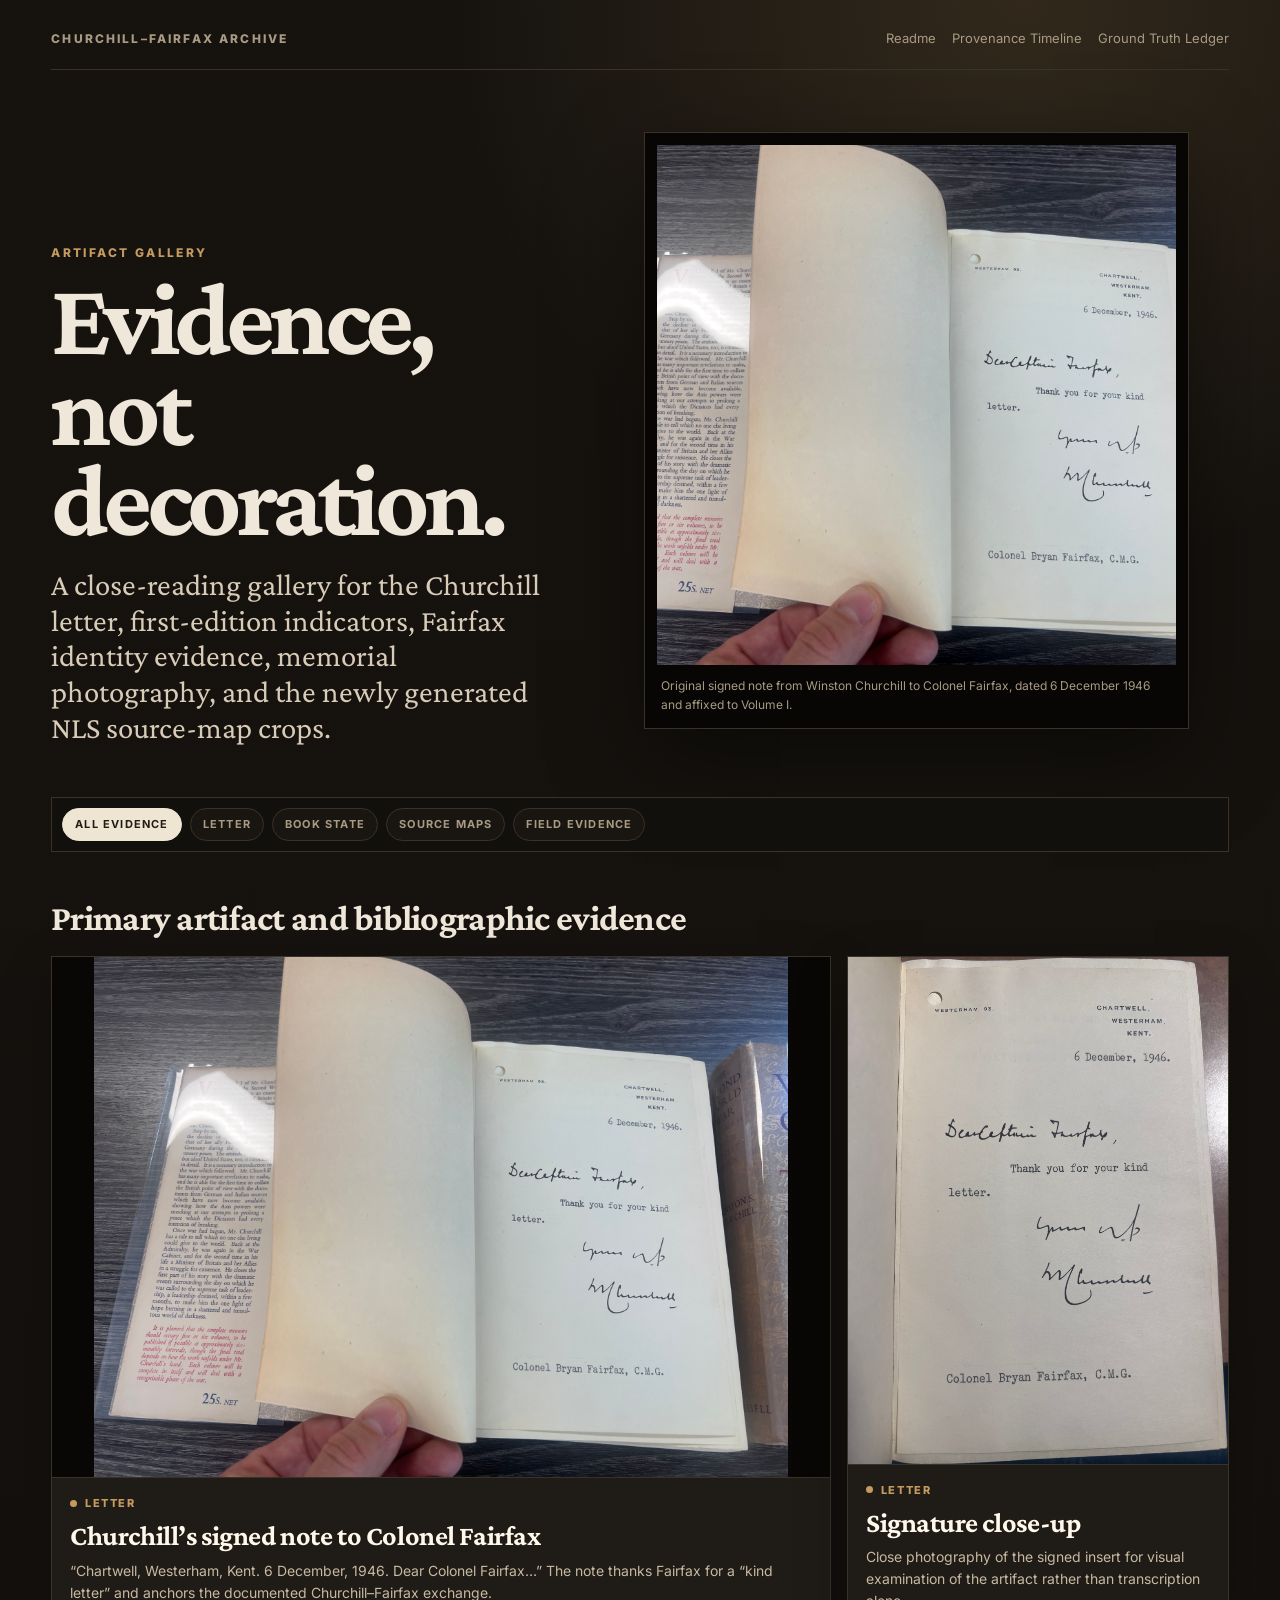
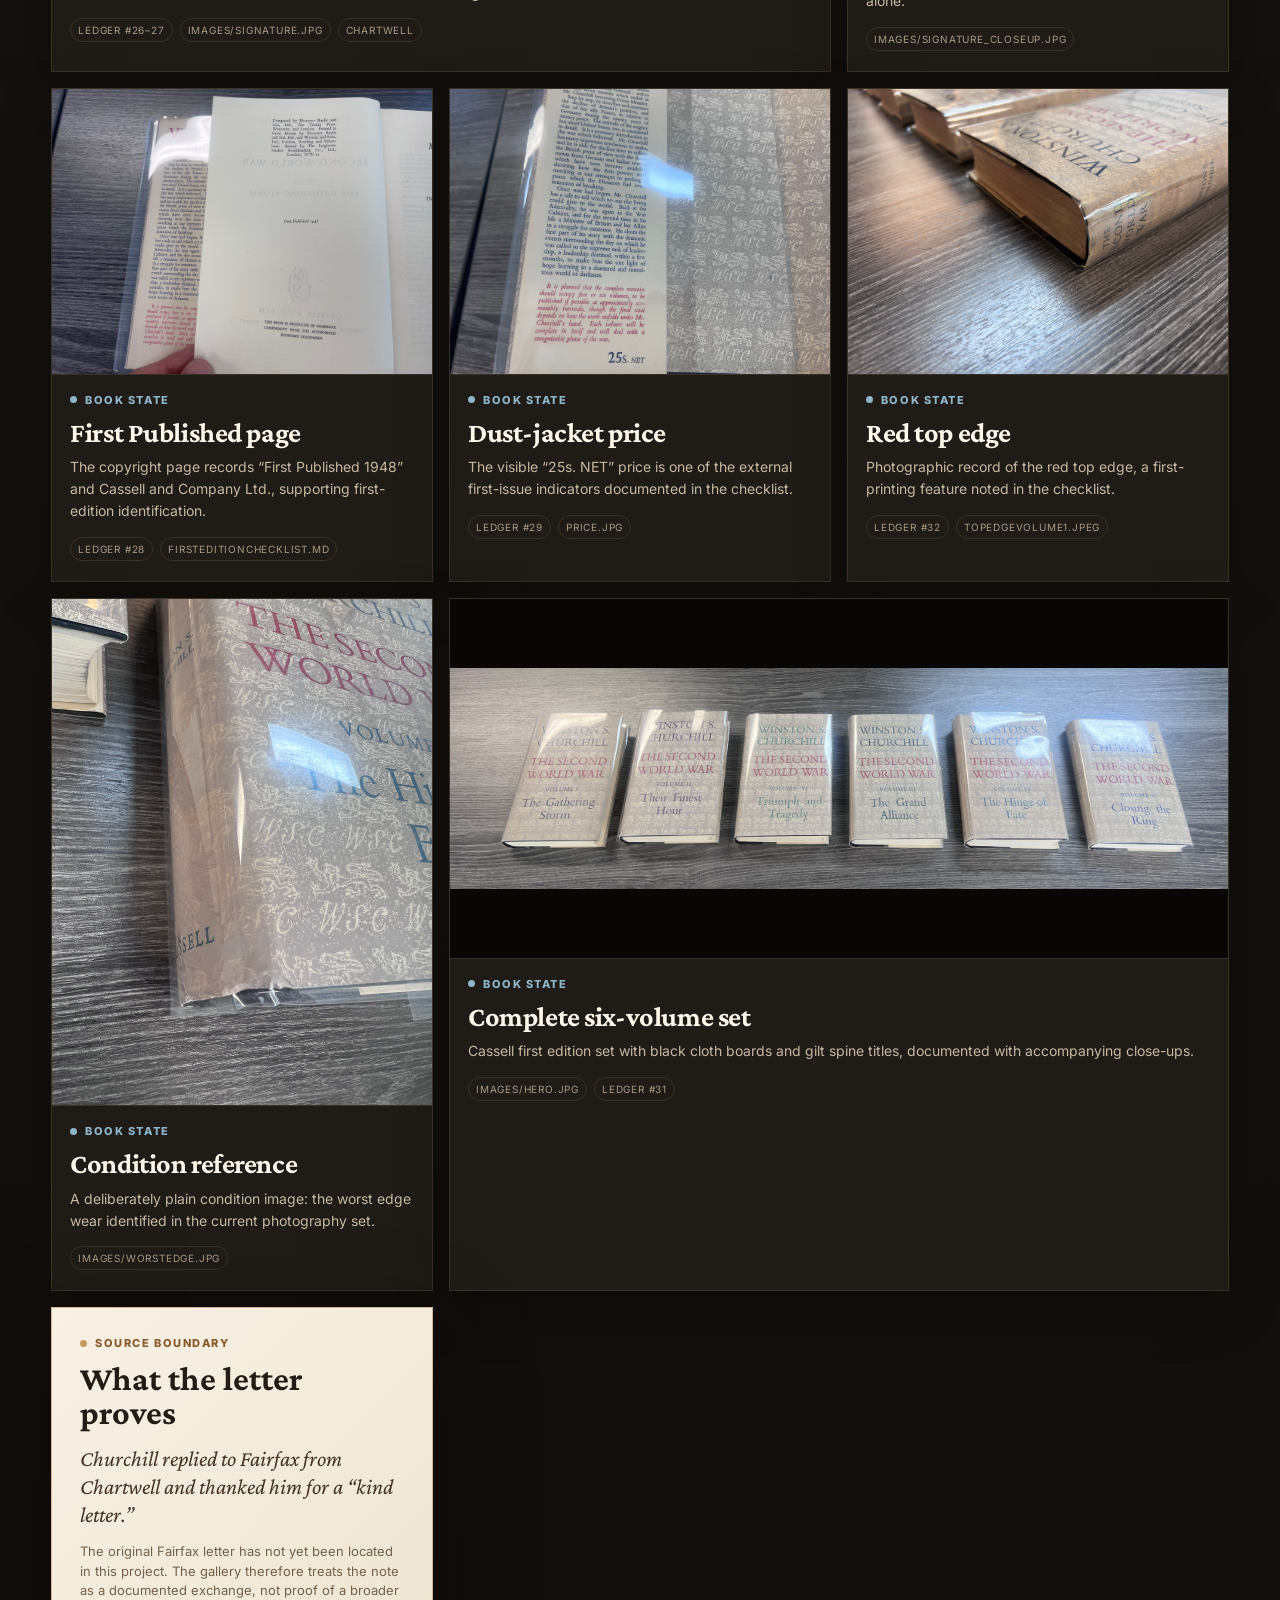
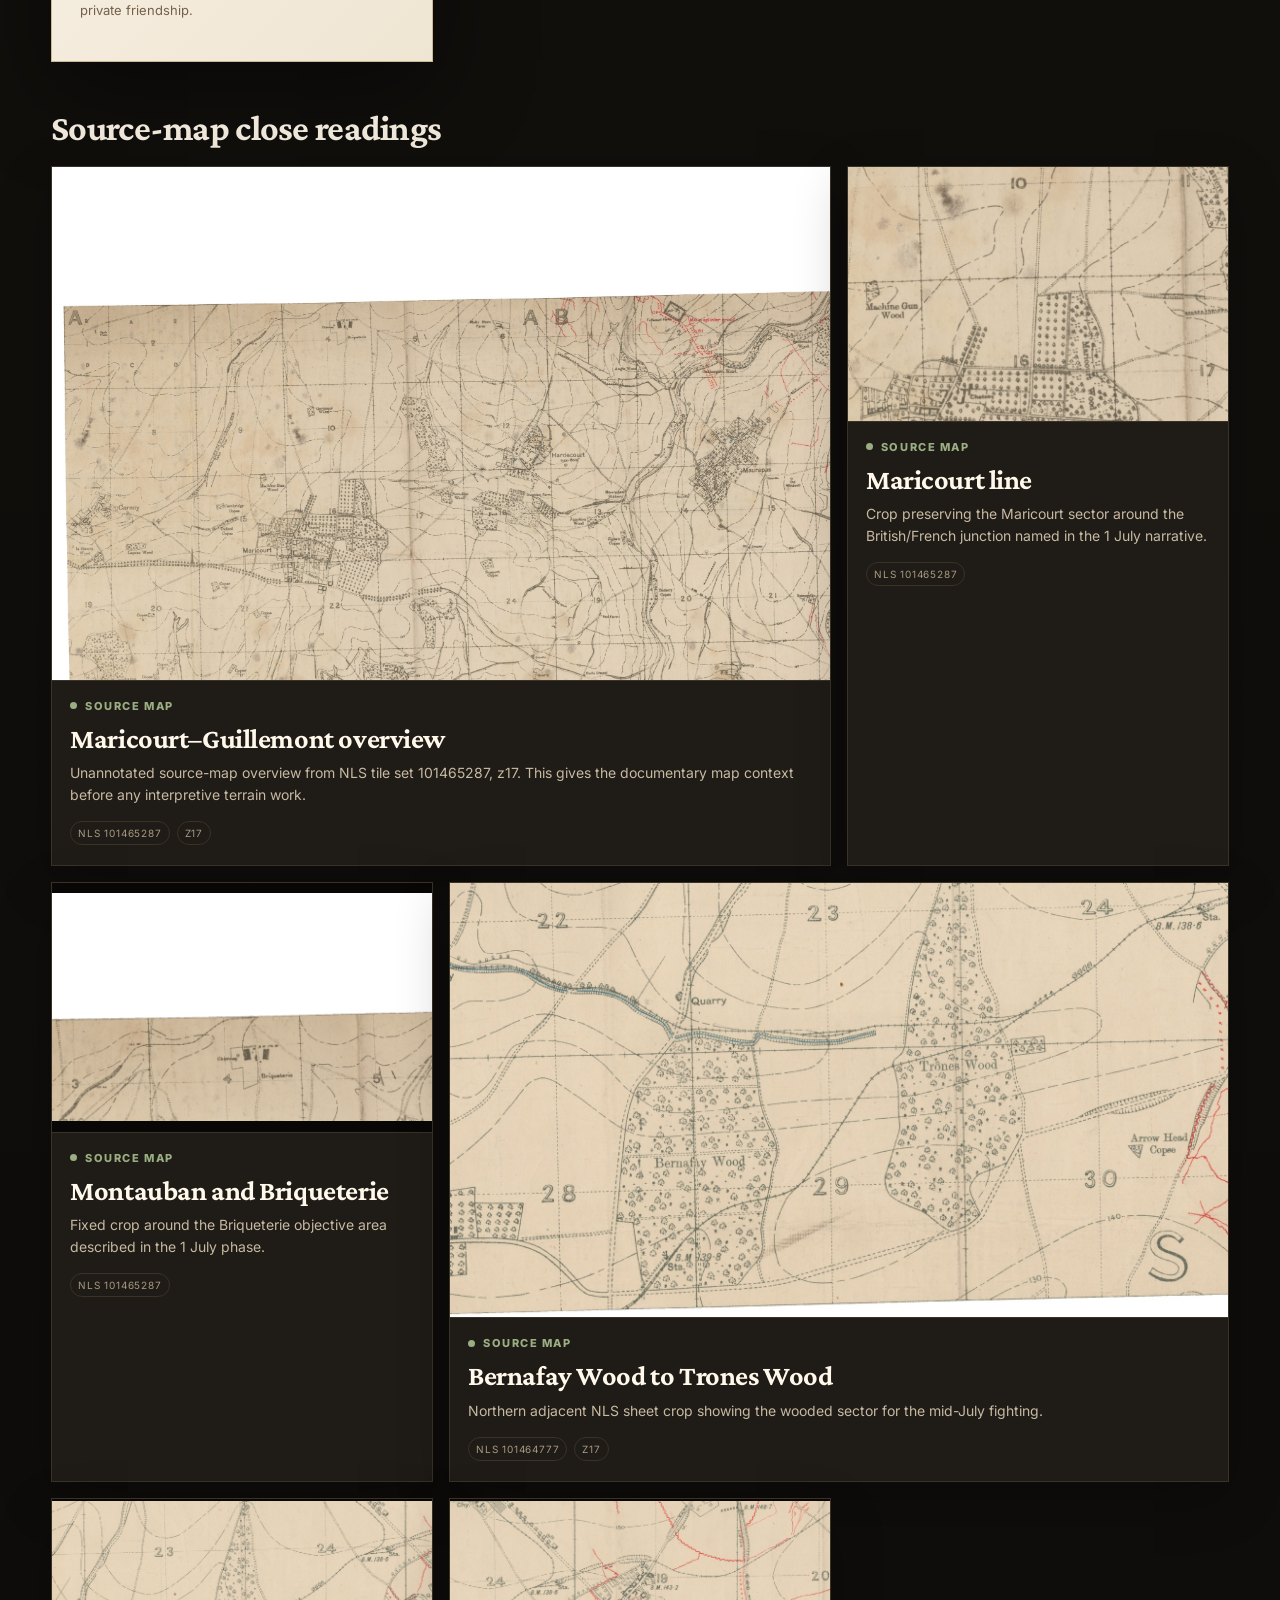
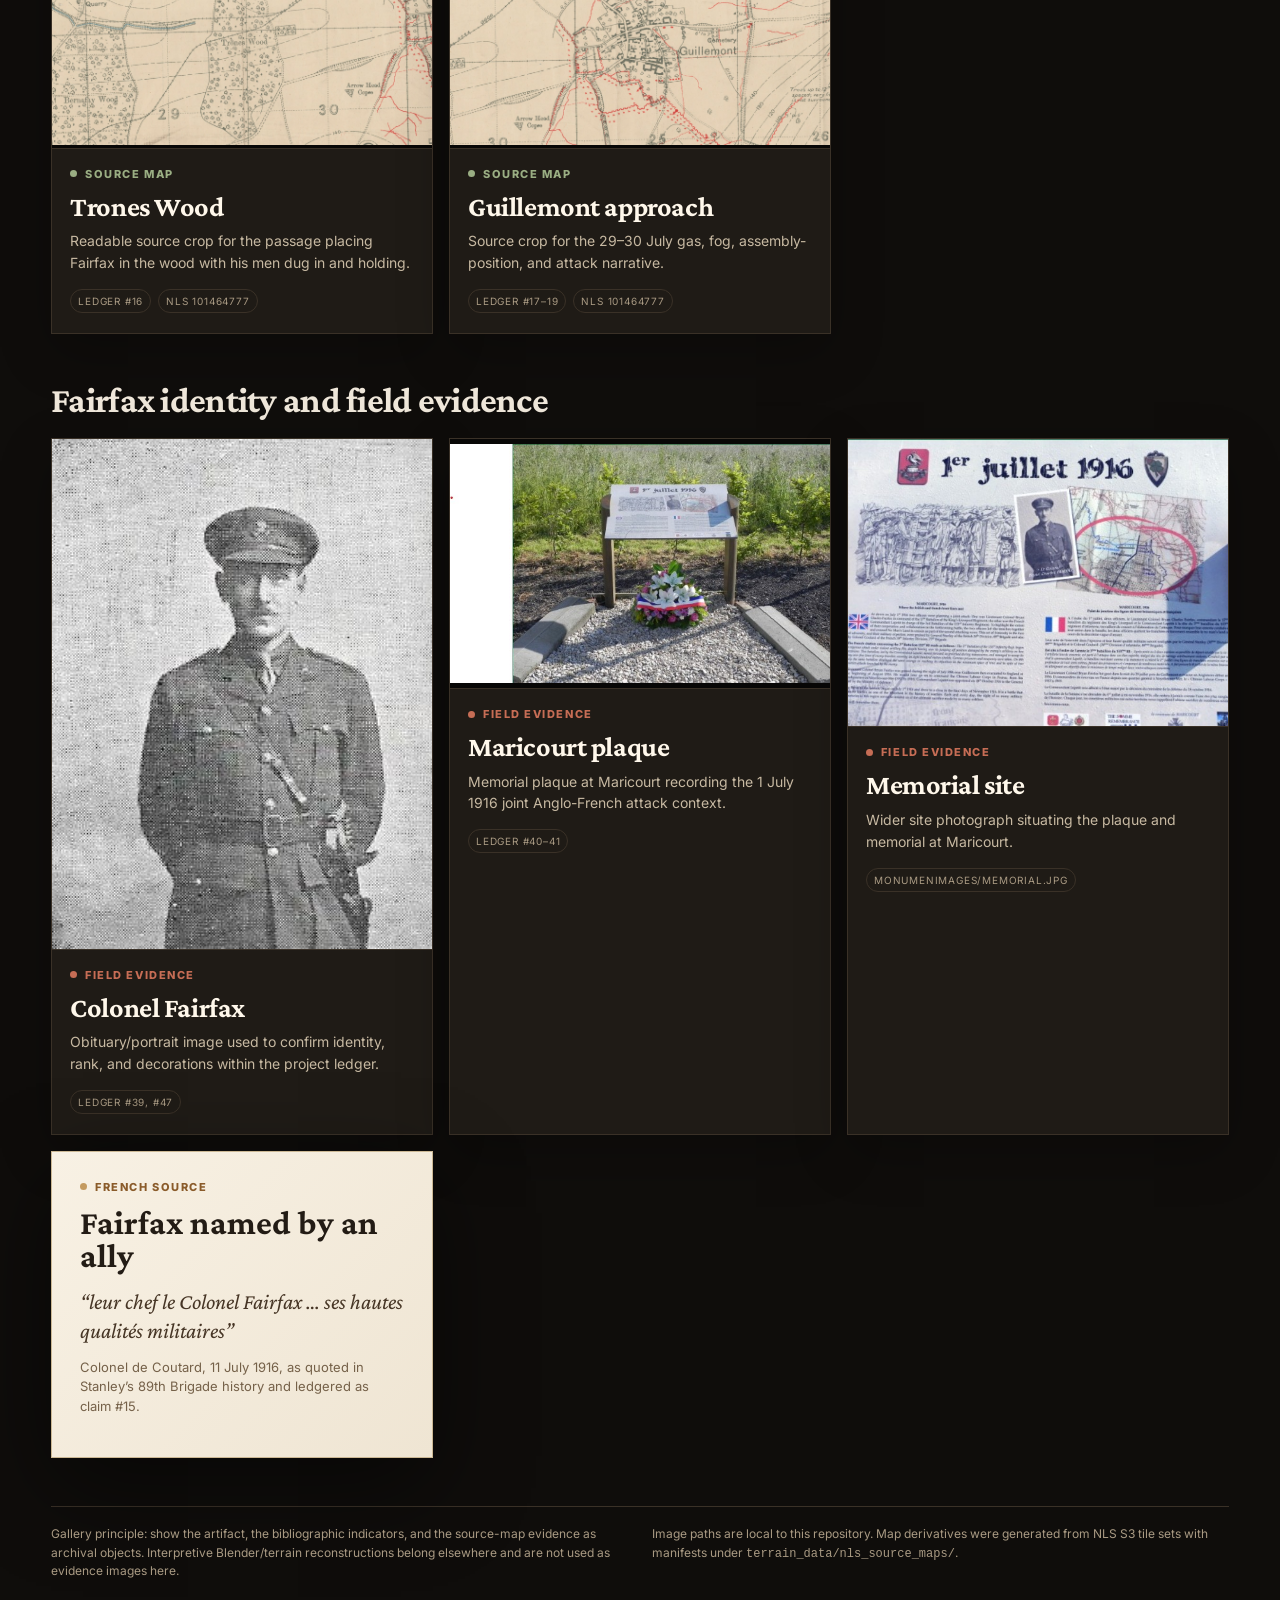
<file: research/artifact-gallery.html>
<!DOCTYPE html>
<html lang="en">
<head>
<meta charset="UTF-8">
<meta name="viewport" content="width=device-width, initial-scale=1.0">
<title>Churchill–Fairfax Archive — Artifact Gallery</title>
<link rel="preconnect" href="https://fonts.googleapis.com">
<link rel="preconnect" href="https://fonts.gstatic.com" crossorigin>
<link href="https://fonts.googleapis.com/css2?family=Crimson+Pro:ital,wght@0,400;0,500;0,650;1,400&family=Inter:wght@400;500;600;700&display=swap" rel="stylesheet">
<style>
:root{--bg:#13110e;--panel:#1f1b16;--paper:#efe5d3;--paper2:#f8f1e4;--ink:#231c15;--muted:#a99a83;--line:#3a3127;--gold:#c49a5f;--blue:#8fb5ca;--red:#c66d55;--green:#9aae83;--shadow:0 30px 90px rgba(0,0,0,.45)}
*{box-sizing:border-box}html{scroll-behavior:smooth}body{margin:0;background:radial-gradient(circle at 80% 0%,rgba(196,154,95,.16),transparent 36rem),linear-gradient(180deg,#16130f,#0f0d0b 70%);color:#efe7da;font-family:Inter,system-ui,sans-serif}a{color:inherit}.wrap{max-width:1440px;margin:0 auto;padding:30px clamp(18px,4vw,58px) 80px}.topbar{display:flex;justify-content:space-between;gap:20px;align-items:center;border-bottom:1px solid var(--line);padding-bottom:22px;margin-bottom:46px}.mark{font-size:12px;letter-spacing:.18em;text-transform:uppercase;color:var(--muted);font-weight:800}.nav{display:flex;gap:16px;flex-wrap:wrap}.nav a{font-size:13px;color:var(--muted);text-decoration:none;border-bottom:1px solid transparent}.nav a:hover{color:#fff;border-color:#fff}.hero{display:grid;grid-template-columns:minmax(0,.9fr) minmax(360px,1.1fr);gap:42px;align-items:end;margin-bottom:52px}.eyebrow{font-size:12px;letter-spacing:.2em;text-transform:uppercase;color:var(--gold);font-weight:800;margin-bottom:14px}.hero h1{font-family:'Crimson Pro',Georgia,serif;font-size:clamp(54px,8.2vw,118px);line-height:.86;letter-spacing:-.05em;margin:0 0 22px}.dek{font-family:'Crimson Pro',Georgia,serif;font-size:clamp(21px,2.4vw,31px);line-height:1.16;color:#d8ccb8;max-width:760px;margin:0}.hero-image{background:#070605;border:1px solid var(--line);box-shadow:var(--shadow);padding:12px}.hero-image img{width:100%;height:520px;object-fit:cover;display:block;filter:contrast(1.05) saturate(.96)}.caption{font-size:12px;line-height:1.55;color:var(--muted);margin:12px 4px 2px}.filters{position:sticky;top:0;z-index:4;background:rgba(19,17,14,.92);backdrop-filter:blur(18px);border:1px solid var(--line);display:flex;gap:8px;flex-wrap:wrap;padding:10px;margin-bottom:30px}.filter{border:1px solid var(--line);background:#191611;color:var(--muted);font:700 11px/1 Inter;text-transform:uppercase;letter-spacing:.11em;padding:10px 12px;border-radius:999px;cursor:pointer}.filter.active,.filter:hover{background:var(--paper);color:var(--ink);border-color:var(--paper)}.section-title{font-family:'Crimson Pro',Georgia,serif;font-size:36px;letter-spacing:-.02em;margin:46px 0 18px}.grid{display:grid;grid-template-columns:repeat(12,1fr);gap:16px}.card{grid-column:span 4;background:var(--panel);border:1px solid var(--line);box-shadow:0 18px 50px rgba(0,0,0,.24);min-height:100%;display:flex;flex-direction:column}.card.wide{grid-column:span 8}.card.tall{grid-row:span 2}.media{background:#080706;min-height:250px;display:flex;align-items:center;justify-content:center;overflow:hidden;border-bottom:1px solid var(--line);cursor:zoom-in}.card.wide .media{min-height:360px}.media img{width:100%;height:100%;max-height:520px;object-fit:contain;display:block;transition:transform .45s ease, filter .45s ease}.card:hover .media img{transform:scale(1.018);filter:contrast(1.05)}.text{padding:18px 18px 20px}.label{display:flex;align-items:center;gap:8px;color:var(--gold);font-size:11px;text-transform:uppercase;letter-spacing:.14em;font-weight:800;margin-bottom:12px}.label::before{content:"";width:7px;height:7px;border-radius:50%;background:var(--gold)}.card[data-type="book"] .label{color:var(--blue)}.card[data-type="book"] .label::before{background:var(--blue)}.card[data-type="map"] .label{color:var(--green)}.card[data-type="map"] .label::before{background:var(--green)}.card[data-type="field"] .label{color:var(--red)}.card[data-type="field"] .label::before{background:var(--red)}.text h2{font-family:'Crimson Pro',Georgia,serif;font-size:28px;line-height:1.02;margin:0 0 9px;letter-spacing:-.015em;color:#fff8eb}.text p{margin:0;color:#c7b9a2;line-height:1.56;font-size:14px}.meta{display:flex;flex-wrap:wrap;gap:7px;margin-top:15px}.tag{font-size:10px;letter-spacing:.08em;text-transform:uppercase;color:var(--muted);border:1px solid var(--line);padding:5px 7px;border-radius:999px}.quote-card{grid-column:span 4;background:linear-gradient(135deg,var(--paper2),var(--paper));color:var(--ink);border:1px solid #ccb894;padding:28px;box-shadow:var(--shadow)}.quote-card .label{color:#8a5b2a}.quote-card h2{font-family:'Crimson Pro',Georgia,serif;font-size:34px;line-height:.98;margin:0 0 16px}.quote-card blockquote{font-family:'Crimson Pro',Georgia,serif;font-style:italic;font-size:22px;line-height:1.28;margin:0;color:#463525}.quote-card p{color:#756149;font-size:13px;line-height:1.5}.source-strip{margin-top:48px;border-top:1px solid var(--line);padding-top:18px;color:var(--muted);font-size:12px;line-height:1.55;display:grid;grid-template-columns:1fr 1fr;gap:24px}.lightbox{position:fixed;inset:0;background:rgba(5,4,3,.92);display:none;align-items:center;justify-content:center;z-index:20;padding:28px}.lightbox.open{display:flex}.lightbox figure{margin:0;max-width:min(1200px,96vw);max-height:94vh}.lightbox img{max-width:100%;max-height:82vh;display:block;margin:auto;box-shadow:var(--shadow);background:#111}.lightbox figcaption{color:#d7c9b4;margin-top:12px;font-size:14px;line-height:1.45}.close{position:absolute;top:18px;right:22px;border:1px solid #5a4c3d;background:#19140f;color:#efe7da;border-radius:999px;width:42px;height:42px;font-size:24px;cursor:pointer}.hidden{display:none!important}
@media(max-width:1040px){.hero{grid-template-columns:1fr}.hero-image img{height:auto}.card,.card.wide,.quote-card{grid-column:span 6}}@media(max-width:720px){.grid{grid-template-columns:1fr}.card,.card.wide,.quote-card{grid-column:1}.source-strip{grid-template-columns:1fr}.topbar{align-items:flex-start;flex-direction:column}.hero h1{font-size:58px}.media,.card.wide .media{min-height:auto}.filters{position:static}}
</style>
</head>
<body>
<main class="wrap">
  <header class="topbar"><div class="mark">Churchill–Fairfax Archive</div><nav class="nav" aria-label="Archive pages"><a href="../Readme.md">Readme</a><a href="provenance-timeline.html">Provenance Timeline</a><a href="ground-truth-ledger.md">Ground Truth Ledger</a></nav></header>
  <section class="hero">
    <div><div class="eyebrow">Artifact gallery</div><h1>Evidence, not decoration.</h1><p class="dek">A close-reading gallery for the Churchill letter, first-edition indicators, Fairfax identity evidence, memorial photography, and the newly generated NLS source-map crops.</p></div>
    <figure class="hero-image"><img src="../Images/signature.JPG" alt="Churchill signed note to Colonel Fairfax"><figcaption class="caption">Original signed note from Winston Churchill to Colonel Fairfax, dated 6 December 1946 and affixed to Volume I.</figcaption></figure>
  </section>

  <div class="filters" aria-label="Filter gallery">
    <button class="filter active" data-filter="all">All evidence</button>
    <button class="filter" data-filter="letter">Letter</button>
    <button class="filter" data-filter="book">Book state</button>
    <button class="filter" data-filter="map">Source maps</button>
    <button class="filter" data-filter="field">Field evidence</button>
  </div>

  <h2 class="section-title">Primary artifact and bibliographic evidence</h2>
  <section class="grid" aria-label="Artifact gallery cards">
    <article class="card wide" data-type="letter"><div class="media"><img src="../Images/signature.JPG" alt="Churchill signed note to Colonel Fairfax"></div><div class="text"><div class="label">Letter</div><h2>Churchill’s signed note to Colonel Fairfax</h2><p>“Chartwell, Westerham, Kent. 6 December, 1946. Dear Colonel Fairfax…” The note thanks Fairfax for a “kind letter” and anchors the documented Churchill–Fairfax exchange.</p><div class="meta"><span class="tag">Ledger #26–27</span><span class="tag">Images/signature.JPG</span><span class="tag">Chartwell</span></div></div></article>
    <article class="card" data-type="letter"><div class="media"><img src="../Images/signature_closeup.JPG" alt="Close-up of Churchill signature"></div><div class="text"><div class="label">Letter</div><h2>Signature close-up</h2><p>Close photography of the signed insert for visual examination of the artifact rather than transcription alone.</p><div class="meta"><span class="tag">Images/signature_closeup.JPG</span></div></div></article>
    <article class="card" data-type="book"><div class="media"><img src="../Images/FirstPublished.JPG" alt="First Published 1948 page"></div><div class="text"><div class="label">Book state</div><h2>First Published page</h2><p>The copyright page records “First Published 1948” and Cassell and Company Ltd., supporting first-edition identification.</p><div class="meta"><span class="tag">Ledger #28</span><span class="tag">FirstEditionChecklist.md</span></div></div></article>
    <article class="card" data-type="book"><div class="media"><img src="../Images/Price.JPG" alt="Dust jacket price 25s. NET"></div><div class="text"><div class="label">Book state</div><h2>Dust-jacket price</h2><p>The visible “25s. NET” price is one of the external first-issue indicators documented in the checklist.</p><div class="meta"><span class="tag">Ledger #29</span><span class="tag">Price.JPG</span></div></div></article>
    <article class="card" data-type="book"><div class="media"><img src="../Images/TopEdgeVolume1.jpeg" alt="Red top edge of Volume I"></div><div class="text"><div class="label">Book state</div><h2>Red top edge</h2><p>Photographic record of the red top edge, a first-printing feature noted in the checklist.</p><div class="meta"><span class="tag">Ledger #32</span><span class="tag">TopEdgeVolume1.jpeg</span></div></div></article>
    <article class="card" data-type="book"><div class="media"><img src="../Images/WorstEdge.JPG" alt="Worst edge wear found on the set"></div><div class="text"><div class="label">Book state</div><h2>Condition reference</h2><p>A deliberately plain condition image: the worst edge wear identified in the current photography set.</p><div class="meta"><span class="tag">Images/WorstEdge.JPG</span></div></div></article>
    <article class="card wide" data-type="book"><div class="media"><img src="../Images/hero.JPG" alt="Complete Churchill six-volume set"></div><div class="text"><div class="label">Book state</div><h2>Complete six-volume set</h2><p>Cassell first edition set with black cloth boards and gilt spine titles, documented with accompanying close-ups.</p><div class="meta"><span class="tag">Images/hero.JPG</span><span class="tag">Ledger #31</span></div></div></article>
    <article class="quote-card" data-type="letter"><div class="label">Source boundary</div><h2>What the letter proves</h2><blockquote>Churchill replied to Fairfax from Chartwell and thanked him for a “kind letter.”</blockquote><p>The original Fairfax letter has not yet been located in this project. The gallery therefore treats the note as a documented exchange, not proof of a broader private friendship.</p></article>
  </section>

  <h2 class="section-title">Source-map close readings</h2>
  <section class="grid" aria-label="NLS source map gallery">
    <article class="card wide" data-type="map"><div class="media"><img src="../docs/assets/nls-source-maps/nls_1916_trench_map_maricourt_guillemont_overview.jpg" alt="NLS source map overview Maricourt to Guillemont"></div><div class="text"><div class="label">Source map</div><h2>Maricourt–Guillemont overview</h2><p>Unannotated source-map overview from NLS tile set 101465287, z17. This gives the documentary map context before any interpretive terrain work.</p><div class="meta"><span class="tag">NLS 101465287</span><span class="tag">z17</span></div></div></article>
    <article class="card" data-type="map"><div class="media"><img src="../docs/assets/nls-source-maps/nls_1916_trench_map_maricourt_british_french_line.jpg" alt="Maricourt sector source map crop"></div><div class="text"><div class="label">Source map</div><h2>Maricourt line</h2><p>Crop preserving the Maricourt sector around the British/French junction named in the 1 July narrative.</p><div class="meta"><span class="tag">NLS 101465287</span></div></div></article>
    <article class="card" data-type="map"><div class="media"><img src="../docs/assets/nls-source-maps/nls_1916_trench_map_montauban_briqueterie.jpg" alt="Montauban and Briqueterie source map crop"></div><div class="text"><div class="label">Source map</div><h2>Montauban and Briqueterie</h2><p>Fixed crop around the Briqueterie objective area described in the 1 July phase.</p><div class="meta"><span class="tag">NLS 101465287</span></div></div></article>
    <article class="card wide" data-type="map"><div class="media"><img src="../docs/assets/nls-source-maps/nls_1916_trench_map_bernafay_trones_wood.jpg" alt="Bernafay Wood and Trones Wood source map crop"></div><div class="text"><div class="label">Source map</div><h2>Bernafay Wood to Trones Wood</h2><p>Northern adjacent NLS sheet crop showing the wooded sector for the mid-July fighting.</p><div class="meta"><span class="tag">NLS 101464777</span><span class="tag">z17</span></div></div></article>
    <article class="card" data-type="map"><div class="media"><img src="../docs/assets/nls-source-maps/nls_1916_trench_map_trones_wood.jpg" alt="Trones Wood source map crop"></div><div class="text"><div class="label">Source map</div><h2>Trones Wood</h2><p>Readable source crop for the passage placing Fairfax in the wood with his men dug in and holding.</p><div class="meta"><span class="tag">Ledger #16</span><span class="tag">NLS 101464777</span></div></div></article>
    <article class="card" data-type="map"><div class="media"><img src="../docs/assets/nls-source-maps/nls_1916_trench_map_guillemont_approach.jpg" alt="Guillemont source map crop"></div><div class="text"><div class="label">Source map</div><h2>Guillemont approach</h2><p>Source crop for the 29–30 July gas, fog, assembly-position, and attack narrative.</p><div class="meta"><span class="tag">Ledger #17–19</span><span class="tag">NLS 101464777</span></div></div></article>
  </section>

  <h2 class="section-title">Fairfax identity and field evidence</h2>
  <section class="grid" aria-label="Fairfax and memorial gallery">
    <article class="card" data-type="field"><div class="media"><img src="../Images/ColFairfax.jpeg" alt="Colonel Bryan Fairfax obituary image"></div><div class="text"><div class="label">Field evidence</div><h2>Colonel Fairfax</h2><p>Obituary/portrait image used to confirm identity, rank, and decorations within the project ledger.</p><div class="meta"><span class="tag">Ledger #39, #47</span></div></div></article>
    <article class="card" data-type="field"><div class="media"><img src="../MonumenImages/memorial2.jpg" alt="Maricourt memorial plaque"></div><div class="text"><div class="label">Field evidence</div><h2>Maricourt plaque</h2><p>Memorial plaque at Maricourt recording the 1 July 1916 joint Anglo-French attack context.</p><div class="meta"><span class="tag">Ledger #40–41</span></div></div></article>
    <article class="card" data-type="field"><div class="media"><img src="../MonumenImages/memorial.jpg" alt="Maricourt memorial site"></div><div class="text"><div class="label">Field evidence</div><h2>Memorial site</h2><p>Wider site photograph situating the plaque and memorial at Maricourt.</p><div class="meta"><span class="tag">MonumenImages/memorial.jpg</span></div></div></article>
    <article class="quote-card" data-type="field"><div class="label">French source</div><h2>Fairfax named by an ally</h2><blockquote>“leur chef le Colonel Fairfax … ses hautes qualités militaires”</blockquote><p>Colonel de Coutard, 11 July 1916, as quoted in Stanley’s 89th Brigade history and ledgered as claim #15.</p></article>
  </section>

  <footer class="source-strip"><div>Gallery principle: show the artifact, the bibliographic indicators, and the source-map evidence as archival objects. Interpretive Blender/terrain reconstructions belong elsewhere and are not used as evidence images here.</div><div>Image paths are local to this repository. Map derivatives were generated from NLS S3 tile sets with manifests under <code>terrain_data/nls_source_maps/</code>.</div></footer>
</main>

<div class="lightbox" id="lightbox" aria-hidden="true"><button class="close" aria-label="Close image">×</button><figure><img alt=""><figcaption></figcaption></figure></div>
<script>
const filterButtons=[...document.querySelectorAll('.filter')];
const cards=[...document.querySelectorAll('[data-type]')];
const grids=[...document.querySelectorAll('.grid')];
function updateSectionHeadings(){
  grids.forEach(grid=>{
    const hasVisible=[...grid.querySelectorAll('[data-type]')].some(card=>!card.classList.contains('hidden'));
    const heading=grid.previousElementSibling?.classList.contains('section-title') ? grid.previousElementSibling : null;
    grid.classList.toggle('hidden', !hasVisible);
    heading?.classList.toggle('hidden', !hasVisible);
  });
}
filterButtons.forEach(btn=>btn.addEventListener('click',()=>{
  filterButtons.forEach(b=>b.classList.remove('active')); btn.classList.add('active');
  const f=btn.dataset.filter;
  cards.forEach(card=>card.classList.toggle('hidden', f!=='all' && card.dataset.type!==f));
  updateSectionHeadings();
}));
updateSectionHeadings();
const lightbox=document.getElementById('lightbox');
const lightImg=lightbox.querySelector('img');
const lightCap=lightbox.querySelector('figcaption');
document.querySelectorAll('.media img').forEach(img=>img.addEventListener('click',()=>{
  lightImg.src=img.src; lightImg.alt=img.alt;
  const title=img.closest('.card')?.querySelector('h2')?.textContent || img.alt;
  const text=img.closest('.card')?.querySelector('p')?.textContent || '';
  lightCap.textContent=title + (text ? ' — ' + text : '');
  lightbox.classList.add('open'); lightbox.setAttribute('aria-hidden','false');
}));
function closeLightbox(){lightbox.classList.remove('open');lightbox.setAttribute('aria-hidden','true');lightImg.removeAttribute('src')}
lightbox.querySelector('.close').addEventListener('click', closeLightbox);
lightbox.addEventListener('click', e=>{if(e.target===lightbox) closeLightbox()});
document.addEventListener('keydown', e=>{if(e.key==='Escape') closeLightbox()});
</script>
</body>
</html>
</file>
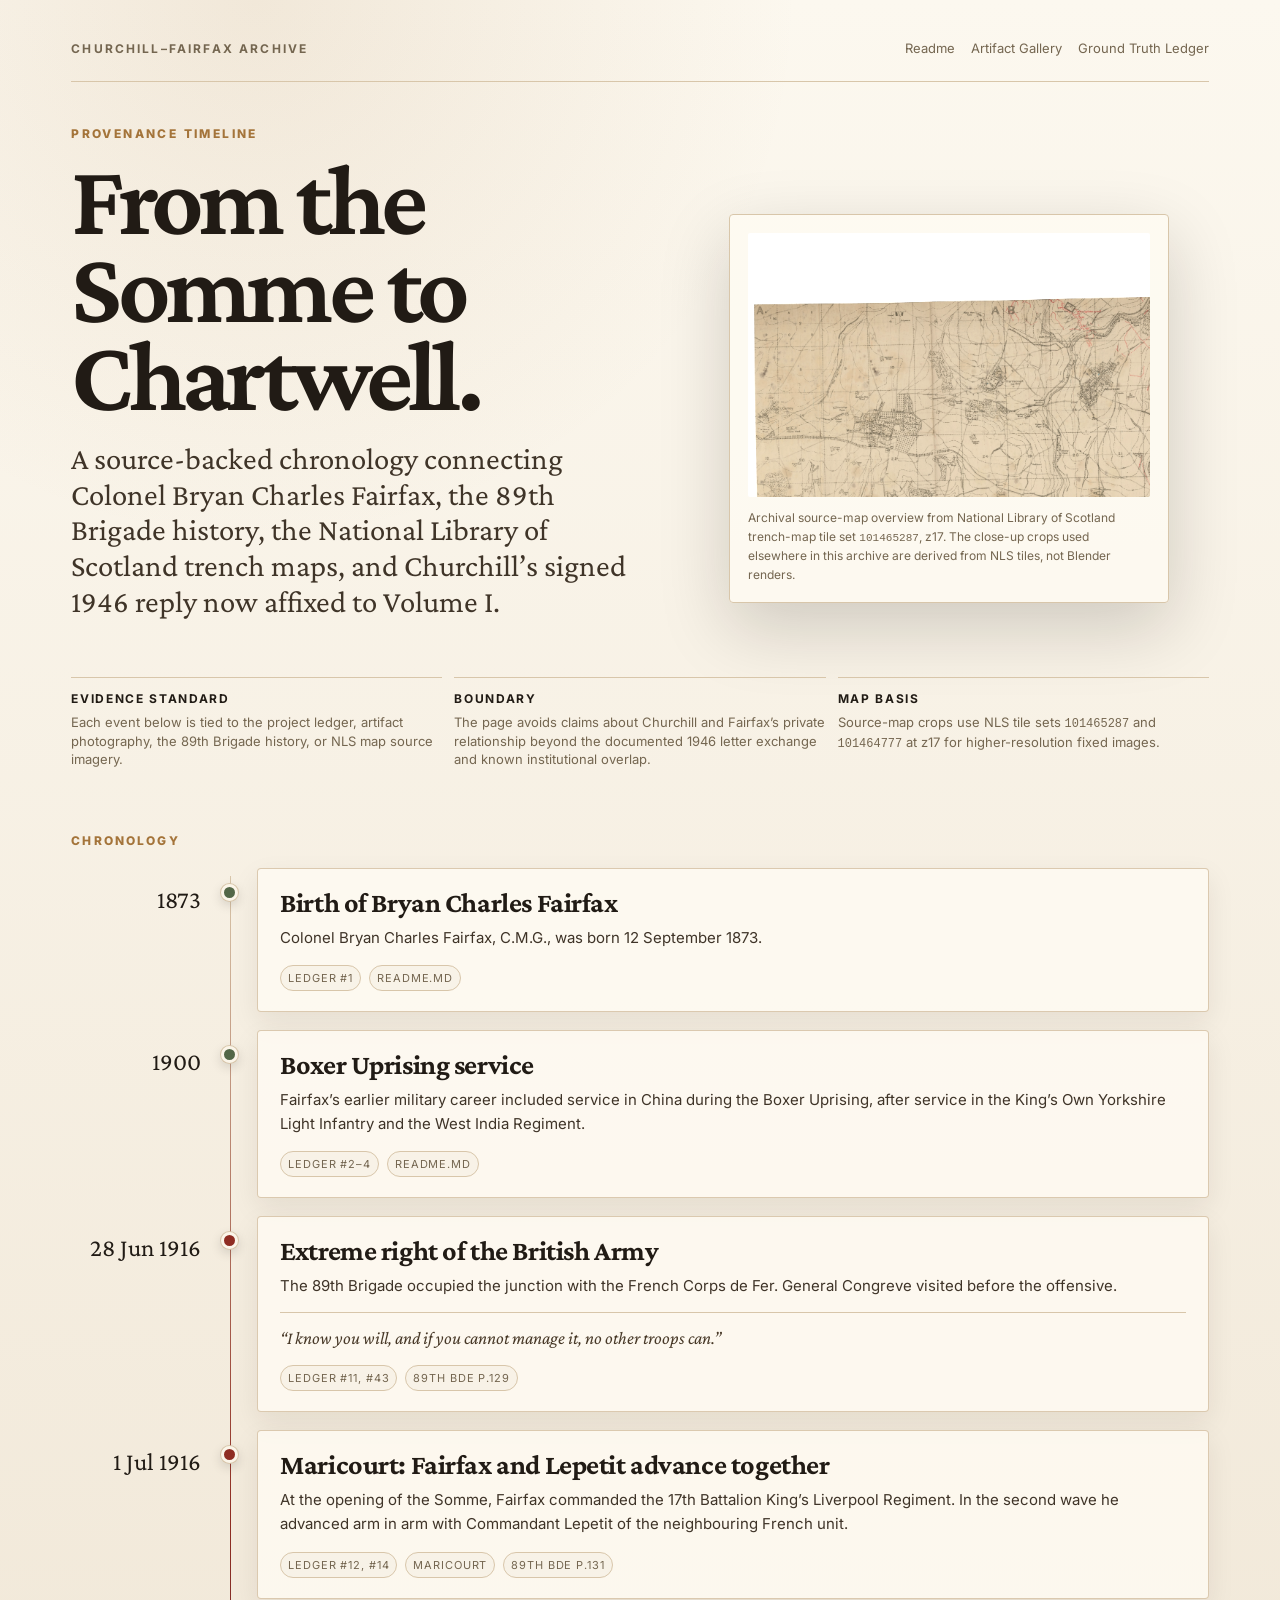
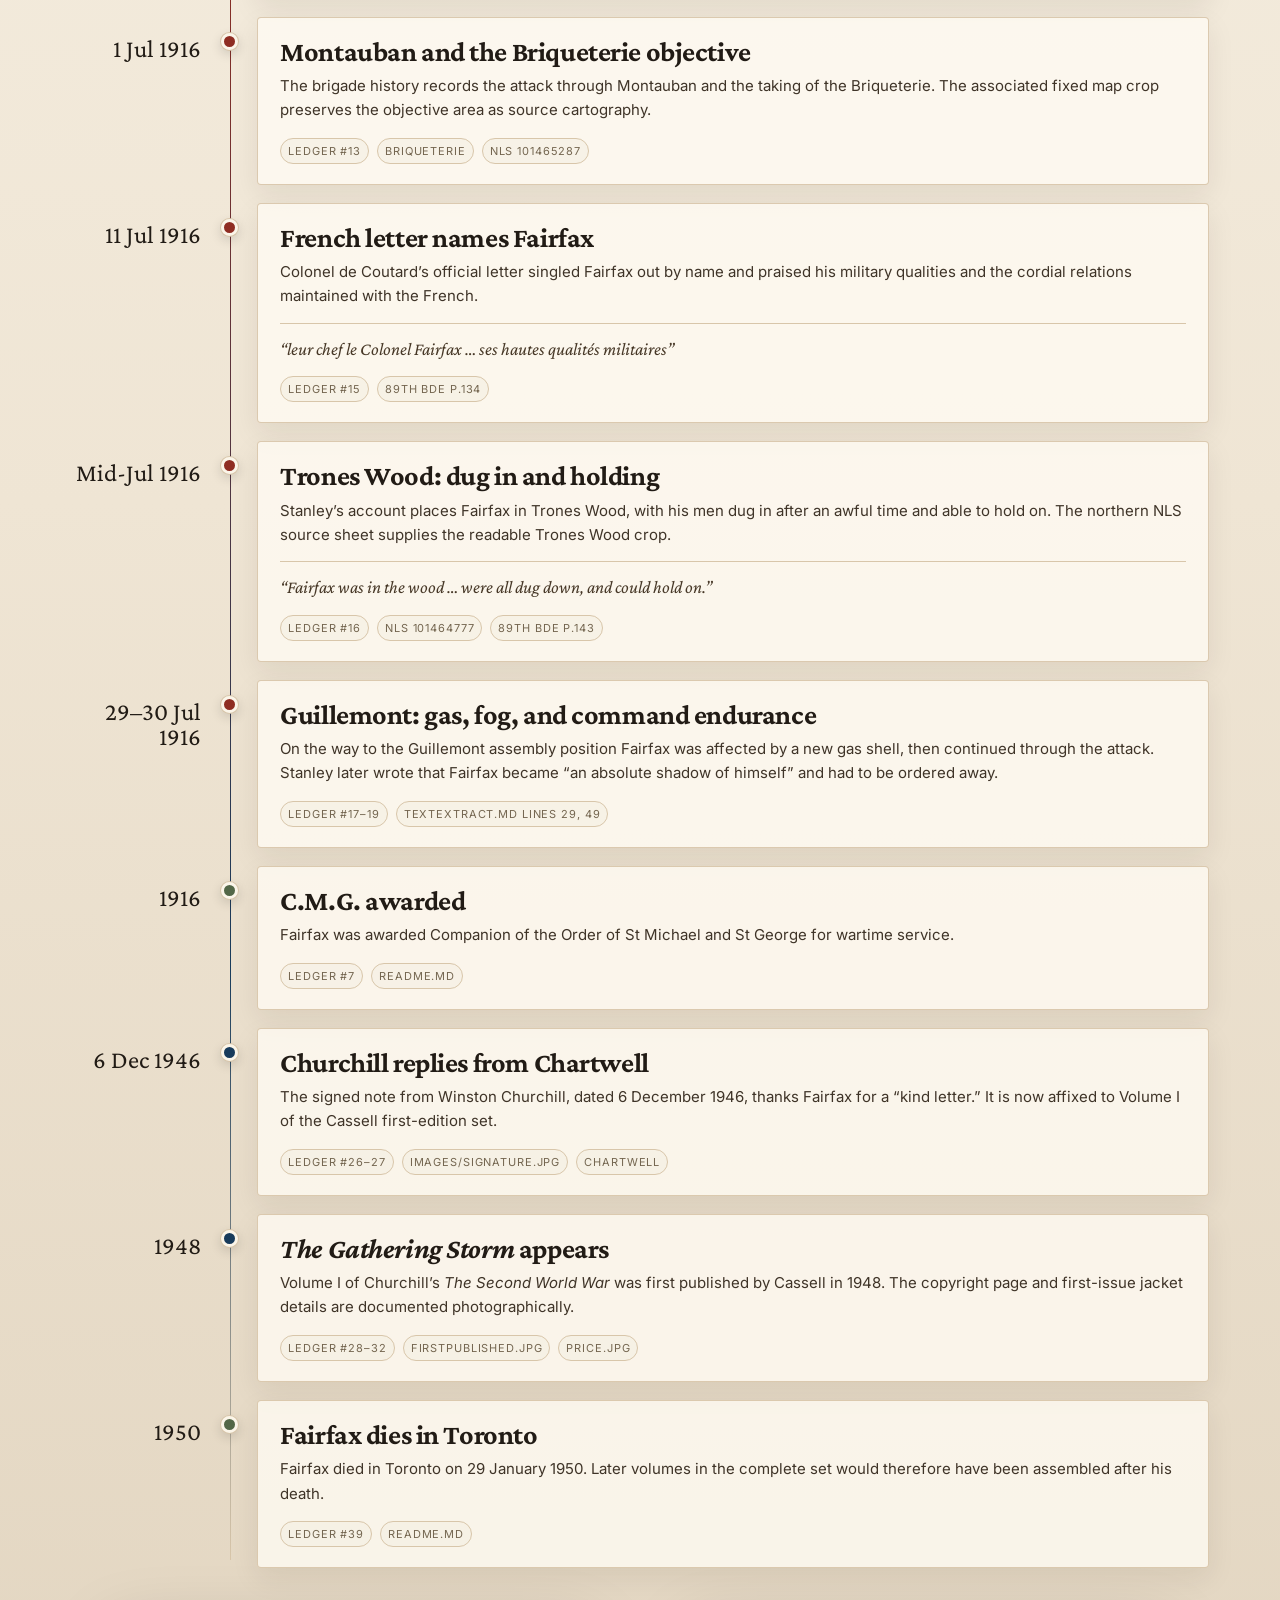
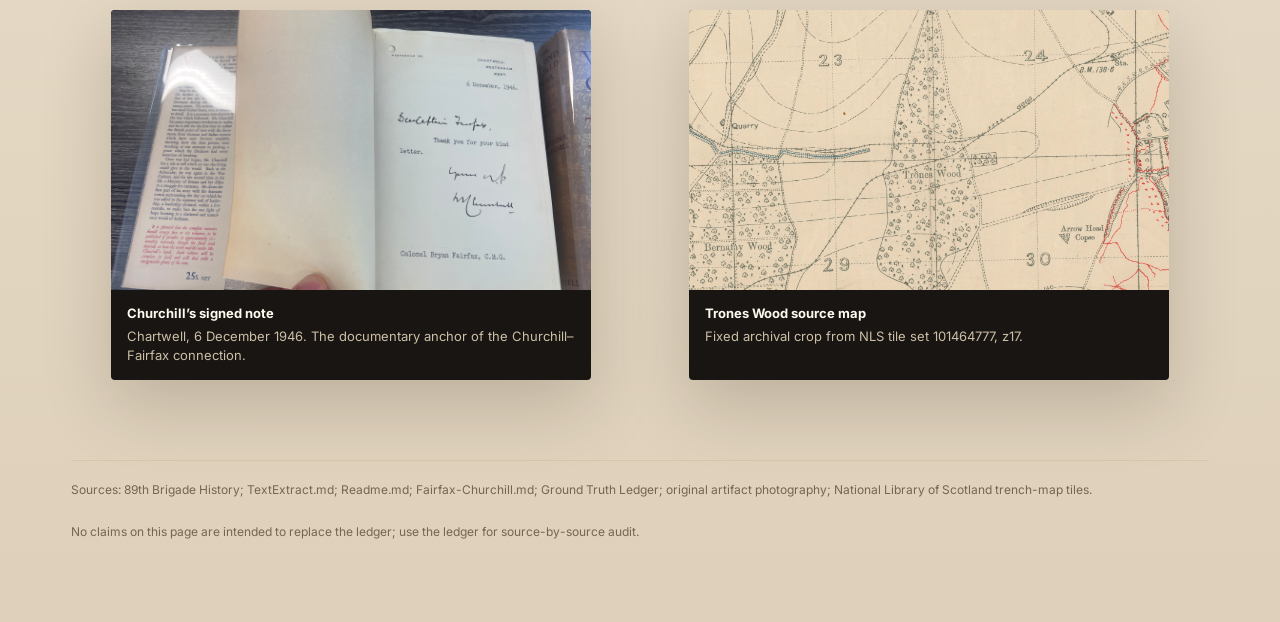
<file: research/provenance-timeline.html>
<!DOCTYPE html>
<html lang="en">
<head>
<meta charset="UTF-8">
<meta name="viewport" content="width=device-width, initial-scale=1.0">
<title>Churchill–Fairfax Archive — Provenance Timeline</title>
<link rel="preconnect" href="https://fonts.googleapis.com">
<link rel="preconnect" href="https://fonts.gstatic.com" crossorigin>
<link href="https://fonts.googleapis.com/css2?family=Crimson+Pro:ital,wght@0,400;0,500;0,650;1,400&family=Inter:wght@400;500;600;700&display=swap" rel="stylesheet">
<style>
:root{
  --paper:#f5efe2;
  --paper-2:#ebe1cf;
  --ink:#211b15;
  --muted:#746650;
  --faint:#a89678;
  --rule:#d8c6aa;
  --blue:#183b5b;
  --red:#8f2d22;
  --green:#536747;
  --gold:#a4743a;
  --shadow:0 24px 70px rgba(24,18,11,.18);
}
*{box-sizing:border-box} html{scroll-behavior:smooth}
body{
  margin:0; color:var(--ink); font-family:Inter,system-ui,sans-serif;
  background:
    radial-gradient(circle at 20% 0%, rgba(164,116,58,.12), transparent 34rem),
    linear-gradient(180deg,#fcf8ef 0%,#efe5d4 55%,#ded0ba 100%);
}
a{color:inherit}.page{max-width:1240px;margin:0 auto;padding:28px clamp(18px,4vw,56px) 80px}.topbar{display:flex;align-items:center;justify-content:space-between;gap:22px;border-bottom:1px solid var(--rule);padding:12px 0 24px;margin-bottom:44px}.mark{font-size:12px;letter-spacing:.18em;text-transform:uppercase;color:var(--muted);font-weight:700}.nav{display:flex;gap:16px;flex-wrap:wrap}.nav a{font-size:13px;text-decoration:none;color:var(--muted);border-bottom:1px solid transparent}.nav a:hover{color:var(--ink);border-color:var(--ink)}
.hero{display:grid;grid-template-columns:minmax(0,1.05fr) minmax(320px,.95fr);gap:44px;align-items:end;margin-bottom:58px}.eyebrow{font-size:12px;letter-spacing:.2em;text-transform:uppercase;color:var(--gold);font-weight:800;margin-bottom:14px}.hero h1{font-family:'Crimson Pro',Georgia,serif;font-weight:650;font-size:clamp(52px,8vw,112px);line-height:.86;letter-spacing:-.045em;margin:0 0 22px}.dek{font-family:'Crimson Pro',Georgia,serif;font-size:clamp(21px,2.4vw,31px);line-height:1.16;color:#3f3428;max-width:720px;margin:0}.hero-card{background:rgba(255,252,244,.72);border:1px solid var(--rule);box-shadow:var(--shadow);padding:18px;border-radius:4px}.hero-card img{width:100%;display:block;border-radius:2px;filter:sepia(.08) contrast(1.04)}.caption{font-size:12px;line-height:1.55;color:var(--muted);margin-top:12px}.source-note{display:grid;grid-template-columns:repeat(3,1fr);gap:12px;margin:0 0 64px}.source-note div{border-top:1px solid var(--rule);padding-top:12px;color:var(--muted);font-size:13px;line-height:1.45}.source-note strong{display:block;color:var(--ink);font-size:12px;letter-spacing:.14em;text-transform:uppercase;margin-bottom:5px}.section-kicker{font-size:12px;letter-spacing:.18em;text-transform:uppercase;color:var(--gold);font-weight:800;margin:52px 0 20px}.timeline{position:relative;display:grid;gap:18px}.timeline::before{content:"";position:absolute;left:159px;top:8px;bottom:8px;width:1px;background:linear-gradient(var(--rule),var(--red) 28%,var(--blue) 74%,var(--rule));}.event{display:grid;grid-template-columns:130px 56px minmax(0,1fr);gap:0;align-items:start}.date{font-family:'Crimson Pro',Georgia,serif;font-size:25px;line-height:1;color:var(--ink);text-align:right;padding-top:19px}.dot-wrap{position:relative;display:flex;justify-content:center;padding-top:16px}.dot{width:17px;height:17px;border-radius:50%;background:var(--gold);border:3px solid #fbf5e9;box-shadow:0 0 0 1px var(--rule),0 4px 12px rgba(0,0,0,.16);z-index:2}.event[data-kind="combat"] .dot{background:var(--red)}.event[data-kind="artifact"] .dot{background:var(--blue)}.event[data-kind="life"] .dot{background:var(--green)}.event-card{background:rgba(255,252,244,.78);border:1px solid rgba(216,198,170,.92);box-shadow:0 10px 28px rgba(40,28,16,.08);padding:20px 22px;border-radius:4px}.event-card h2{font-family:'Crimson Pro',Georgia,serif;font-size:28px;line-height:1.02;margin:0 0 8px;letter-spacing:-.015em}.event-card p{margin:0;color:#3f3428;line-height:1.62;font-size:15px}.quote{margin:14px 0 0;padding:13px 0 0;border-top:1px solid var(--rule);font-family:'Crimson Pro',Georgia,serif;font-style:italic;font-size:18px;color:#473827;line-height:1.35}.meta{display:flex;flex-wrap:wrap;gap:8px;margin-top:15px}.tag{font-size:11px;letter-spacing:.08em;text-transform:uppercase;border:1px solid var(--rule);color:var(--muted);padding:5px 7px;border-radius:999px;background:rgba(245,239,226,.55)}.artifact-band{display:grid;grid-template-columns:1fr 1fr;gap:18px;margin-top:26px}.artifact{background:#181512;color:#efe6d7;border-radius:4px;overflow:hidden;box-shadow:var(--shadow)}.artifact img{width:100%;height:280px;object-fit:cover;display:block;filter:contrast(1.04)}.artifact div{padding:14px 16px;font-size:13px;line-height:1.48;color:#cdbfa8}.artifact strong{display:block;color:#fffaf0;margin-bottom:4px}.foot{margin-top:64px;border-top:1px solid var(--rule);padding-top:20px;color:var(--muted);font-size:12px;line-height:1.55;display:flex;justify-content:space-between;gap:24px;flex-wrap:wrap}code{font-family:ui-monospace,SFMono-Regular,Menlo,monospace;font-size:.92em}
@media(max-width:860px){.hero{grid-template-columns:1fr}.source-note{grid-template-columns:1fr}.timeline::before{left:21px}.event{grid-template-columns:42px minmax(0,1fr);gap:0}.date{grid-column:2;text-align:left;padding:0 0 8px;font-size:22px}.dot-wrap{grid-column:1;grid-row:1 / span 2;padding-top:6px}.event-card{grid-column:2}.artifact-band{grid-template-columns:1fr}.topbar{align-items:flex-start;flex-direction:column}.nav{gap:10px}.hero h1{font-size:58px}}
</style>
</head>
<body>
<main class="page">
  <header class="topbar">
    <div class="mark">Churchill–Fairfax Archive</div>
    <nav class="nav" aria-label="Archive pages">
      <a href="../Readme.md">Readme</a>
      <a href="artifact-gallery.html">Artifact Gallery</a>
      <a href="ground-truth-ledger.md">Ground Truth Ledger</a>
    </nav>
  </header>

  <section class="hero">
    <div>
      <div class="eyebrow">Provenance timeline</div>
      <h1>From the Somme to Chartwell.</h1>
      <p class="dek">A source-backed chronology connecting Colonel Bryan Charles Fairfax, the 89th Brigade history, the National Library of Scotland trench maps, and Churchill’s signed 1946 reply now affixed to Volume I.</p>
    </div>
    <figure class="hero-card">
      <img src="../docs/assets/nls-source-maps/nls_1916_trench_map_maricourt_guillemont_overview.jpg" alt="NLS trench map overview of the Maricourt to Guillemont sector">
      <figcaption class="caption">Archival source-map overview from National Library of Scotland trench-map tile set <code>101465287</code>, z17. The close-up crops used elsewhere in this archive are derived from NLS tiles, not Blender renders.</figcaption>
    </figure>
  </section>

  <section class="source-note" aria-label="Method notes">
    <div><strong>Evidence standard</strong>Each event below is tied to the project ledger, artifact photography, the 89th Brigade history, or NLS map source imagery.</div>
    <div><strong>Boundary</strong>The page avoids claims about Churchill and Fairfax’s private relationship beyond the documented 1946 letter exchange and known institutional overlap.</div>
    <div><strong>Map basis</strong>Source-map crops use NLS tile sets <code>101465287</code> and <code>101464777</code> at z17 for higher-resolution fixed images.</div>
  </section>

  <div class="section-kicker">Chronology</div>
  <section class="timeline" aria-label="Fairfax and Churchill provenance chronology">
    <article class="event" data-kind="life"><div class="date">1873</div><div class="dot-wrap"><span class="dot"></span></div><div class="event-card"><h2>Birth of Bryan Charles Fairfax</h2><p>Colonel Bryan Charles Fairfax, C.M.G., was born 12 September 1873.</p><div class="meta"><span class="tag">Ledger #1</span><span class="tag">Readme.md</span></div></div></article>
    <article class="event" data-kind="life"><div class="date">1900</div><div class="dot-wrap"><span class="dot"></span></div><div class="event-card"><h2>Boxer Uprising service</h2><p>Fairfax’s earlier military career included service in China during the Boxer Uprising, after service in the King’s Own Yorkshire Light Infantry and the West India Regiment.</p><div class="meta"><span class="tag">Ledger #2–4</span><span class="tag">Readme.md</span></div></div></article>
    <article class="event" data-kind="combat"><div class="date">28 Jun 1916</div><div class="dot-wrap"><span class="dot"></span></div><div class="event-card"><h2>Extreme right of the British Army</h2><p>The 89th Brigade occupied the junction with the French Corps de Fer. General Congreve visited before the offensive.</p><div class="quote">“I know you will, and if you cannot manage it, no other troops can.”</div><div class="meta"><span class="tag">Ledger #11, #43</span><span class="tag">89th Bde p.129</span></div></div></article>
    <article class="event" data-kind="combat"><div class="date">1 Jul 1916</div><div class="dot-wrap"><span class="dot"></span></div><div class="event-card"><h2>Maricourt: Fairfax and Lepetit advance together</h2><p>At the opening of the Somme, Fairfax commanded the 17th Battalion King’s Liverpool Regiment. In the second wave he advanced arm in arm with Commandant Lepetit of the neighbouring French unit.</p><div class="meta"><span class="tag">Ledger #12, #14</span><span class="tag">Maricourt</span><span class="tag">89th Bde p.131</span></div></div></article>
    <article class="event" data-kind="combat"><div class="date">1 Jul 1916</div><div class="dot-wrap"><span class="dot"></span></div><div class="event-card"><h2>Montauban and the Briqueterie objective</h2><p>The brigade history records the attack through Montauban and the taking of the Briqueterie. The associated fixed map crop preserves the objective area as source cartography.</p><div class="meta"><span class="tag">Ledger #13</span><span class="tag">Briqueterie</span><span class="tag">NLS 101465287</span></div></div></article>
    <article class="event" data-kind="combat"><div class="date">11 Jul 1916</div><div class="dot-wrap"><span class="dot"></span></div><div class="event-card"><h2>French letter names Fairfax</h2><p>Colonel de Coutard’s official letter singled Fairfax out by name and praised his military qualities and the cordial relations maintained with the French.</p><div class="quote">“leur chef le Colonel Fairfax … ses hautes qualités militaires”</div><div class="meta"><span class="tag">Ledger #15</span><span class="tag">89th Bde p.134</span></div></div></article>
    <article class="event" data-kind="combat"><div class="date">Mid-Jul 1916</div><div class="dot-wrap"><span class="dot"></span></div><div class="event-card"><h2>Trones Wood: dug in and holding</h2><p>Stanley’s account places Fairfax in Trones Wood, with his men dug in after an awful time and able to hold on. The northern NLS source sheet supplies the readable Trones Wood crop.</p><div class="quote">“Fairfax was in the wood … were all dug down, and could hold on.”</div><div class="meta"><span class="tag">Ledger #16</span><span class="tag">NLS 101464777</span><span class="tag">89th Bde p.143</span></div></div></article>
    <article class="event" data-kind="combat"><div class="date">29–30 Jul 1916</div><div class="dot-wrap"><span class="dot"></span></div><div class="event-card"><h2>Guillemont: gas, fog, and command endurance</h2><p>On the way to the Guillemont assembly position Fairfax was affected by a new gas shell, then continued through the attack. Stanley later wrote that Fairfax became “an absolute shadow of himself” and had to be ordered away.</p><div class="meta"><span class="tag">Ledger #17–19</span><span class="tag">TextExtract.md lines 29, 49</span></div></div></article>
    <article class="event" data-kind="life"><div class="date">1916</div><div class="dot-wrap"><span class="dot"></span></div><div class="event-card"><h2>C.M.G. awarded</h2><p>Fairfax was awarded Companion of the Order of St Michael and St George for wartime service.</p><div class="meta"><span class="tag">Ledger #7</span><span class="tag">Readme.md</span></div></div></article>
    <article class="event" data-kind="artifact"><div class="date">6 Dec 1946</div><div class="dot-wrap"><span class="dot"></span></div><div class="event-card"><h2>Churchill replies from Chartwell</h2><p>The signed note from Winston Churchill, dated 6 December 1946, thanks Fairfax for a “kind letter.” It is now affixed to Volume I of the Cassell first-edition set.</p><div class="meta"><span class="tag">Ledger #26–27</span><span class="tag">Images/signature.JPG</span><span class="tag">Chartwell</span></div></div></article>
    <article class="event" data-kind="artifact"><div class="date">1948</div><div class="dot-wrap"><span class="dot"></span></div><div class="event-card"><h2><em>The Gathering Storm</em> appears</h2><p>Volume I of Churchill’s <em>The Second World War</em> was first published by Cassell in 1948. The copyright page and first-issue jacket details are documented photographically.</p><div class="meta"><span class="tag">Ledger #28–32</span><span class="tag">FirstPublished.JPG</span><span class="tag">Price.JPG</span></div></div></article>
    <article class="event" data-kind="life"><div class="date">1950</div><div class="dot-wrap"><span class="dot"></span></div><div class="event-card"><h2>Fairfax dies in Toronto</h2><p>Fairfax died in Toronto on 29 January 1950. Later volumes in the complete set would therefore have been assembled after his death.</p><div class="meta"><span class="tag">Ledger #39</span><span class="tag">Readme.md</span></div></div></article>
  </section>

  <section class="artifact-band" aria-label="Key artifacts">
    <figure class="artifact"><img src="../Images/signature.JPG" alt="Churchill signed note to Fairfax"><div><strong>Churchill’s signed note</strong>Chartwell, 6 December 1946. The documentary anchor of the Churchill–Fairfax connection.</div></figure>
    <figure class="artifact"><img src="../docs/assets/nls-source-maps/nls_1916_trench_map_trones_wood.jpg" alt="NLS Trones Wood source-map crop"><div><strong>Trones Wood source map</strong>Fixed archival crop from NLS tile set 101464777, z17.</div></figure>
  </section>

  <footer class="foot">
    <span>Sources: 89th Brigade History; TextExtract.md; Readme.md; Fairfax-Churchill.md; Ground Truth Ledger; original artifact photography; National Library of Scotland trench-map tiles.</span>
    <span>No claims on this page are intended to replace the ledger; use the ledger for source-by-source audit.</span>
  </footer>
</main>
</body>
</html>
</file>
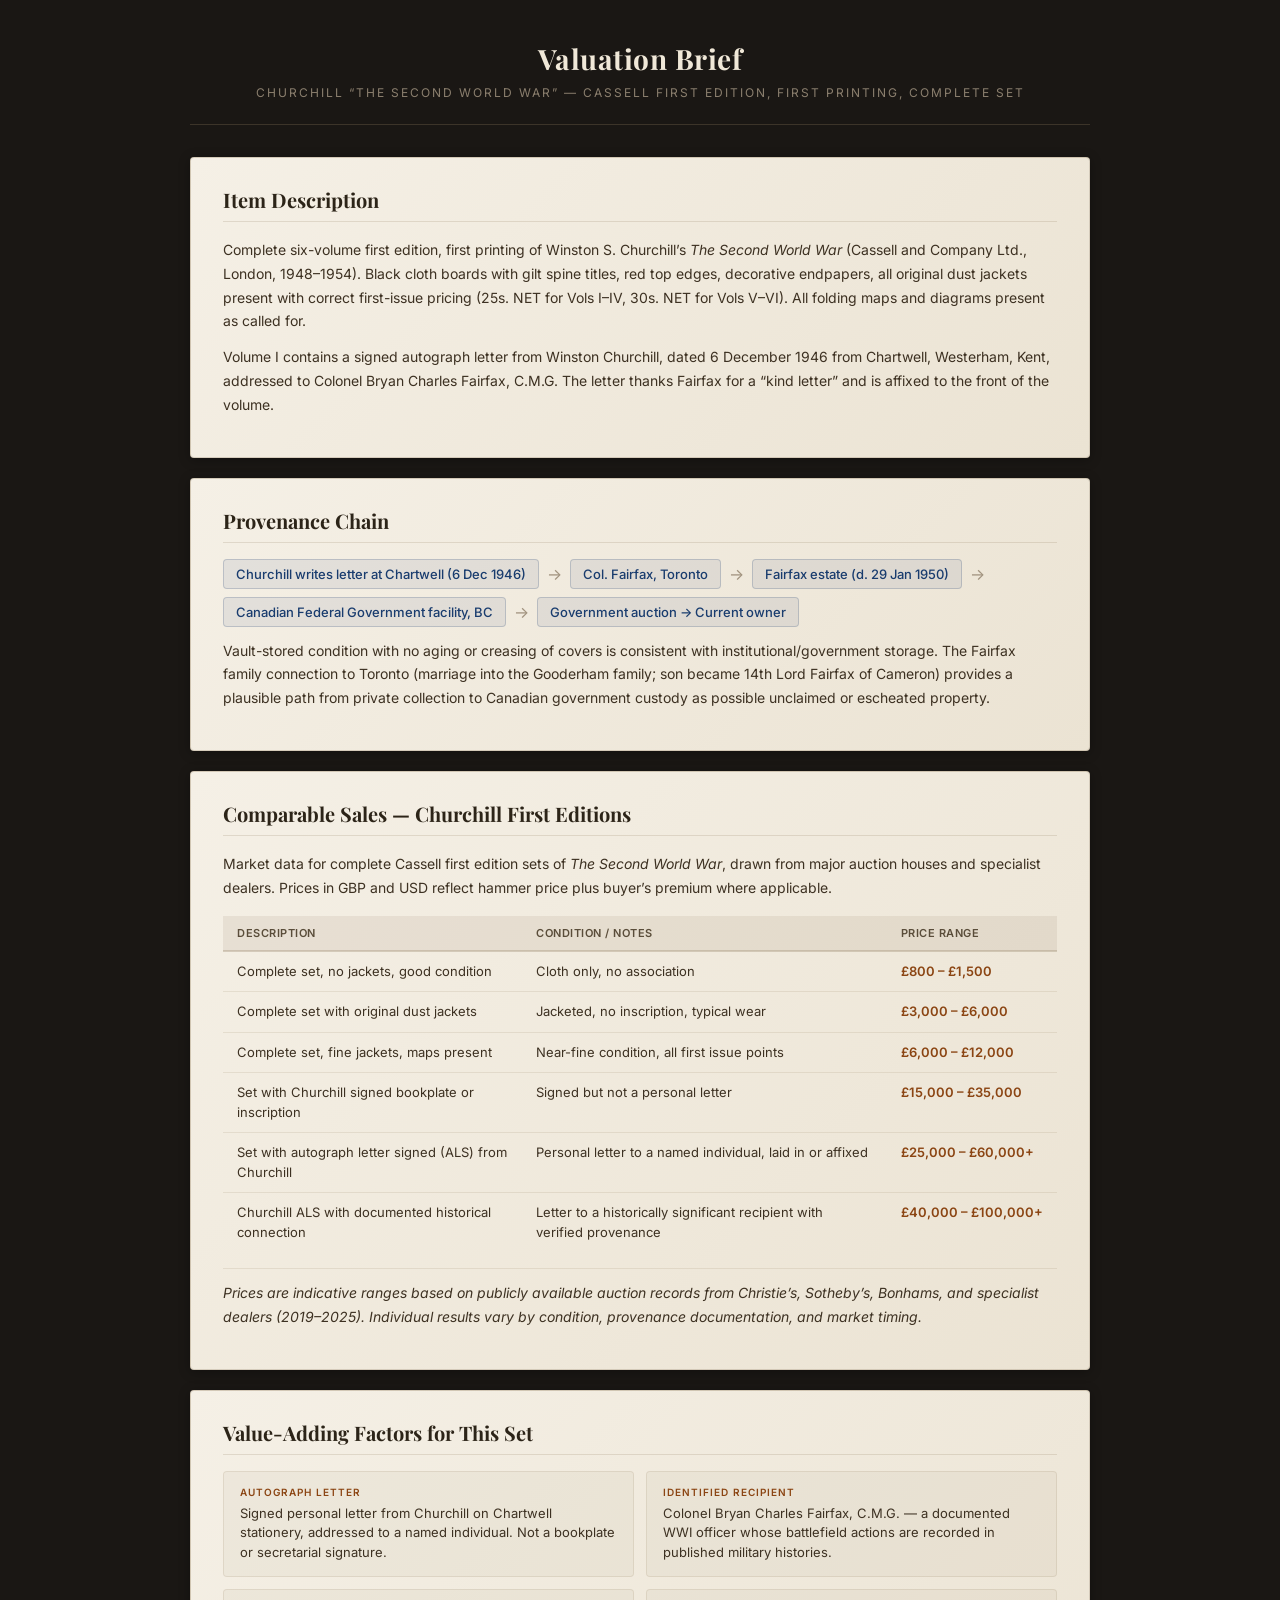
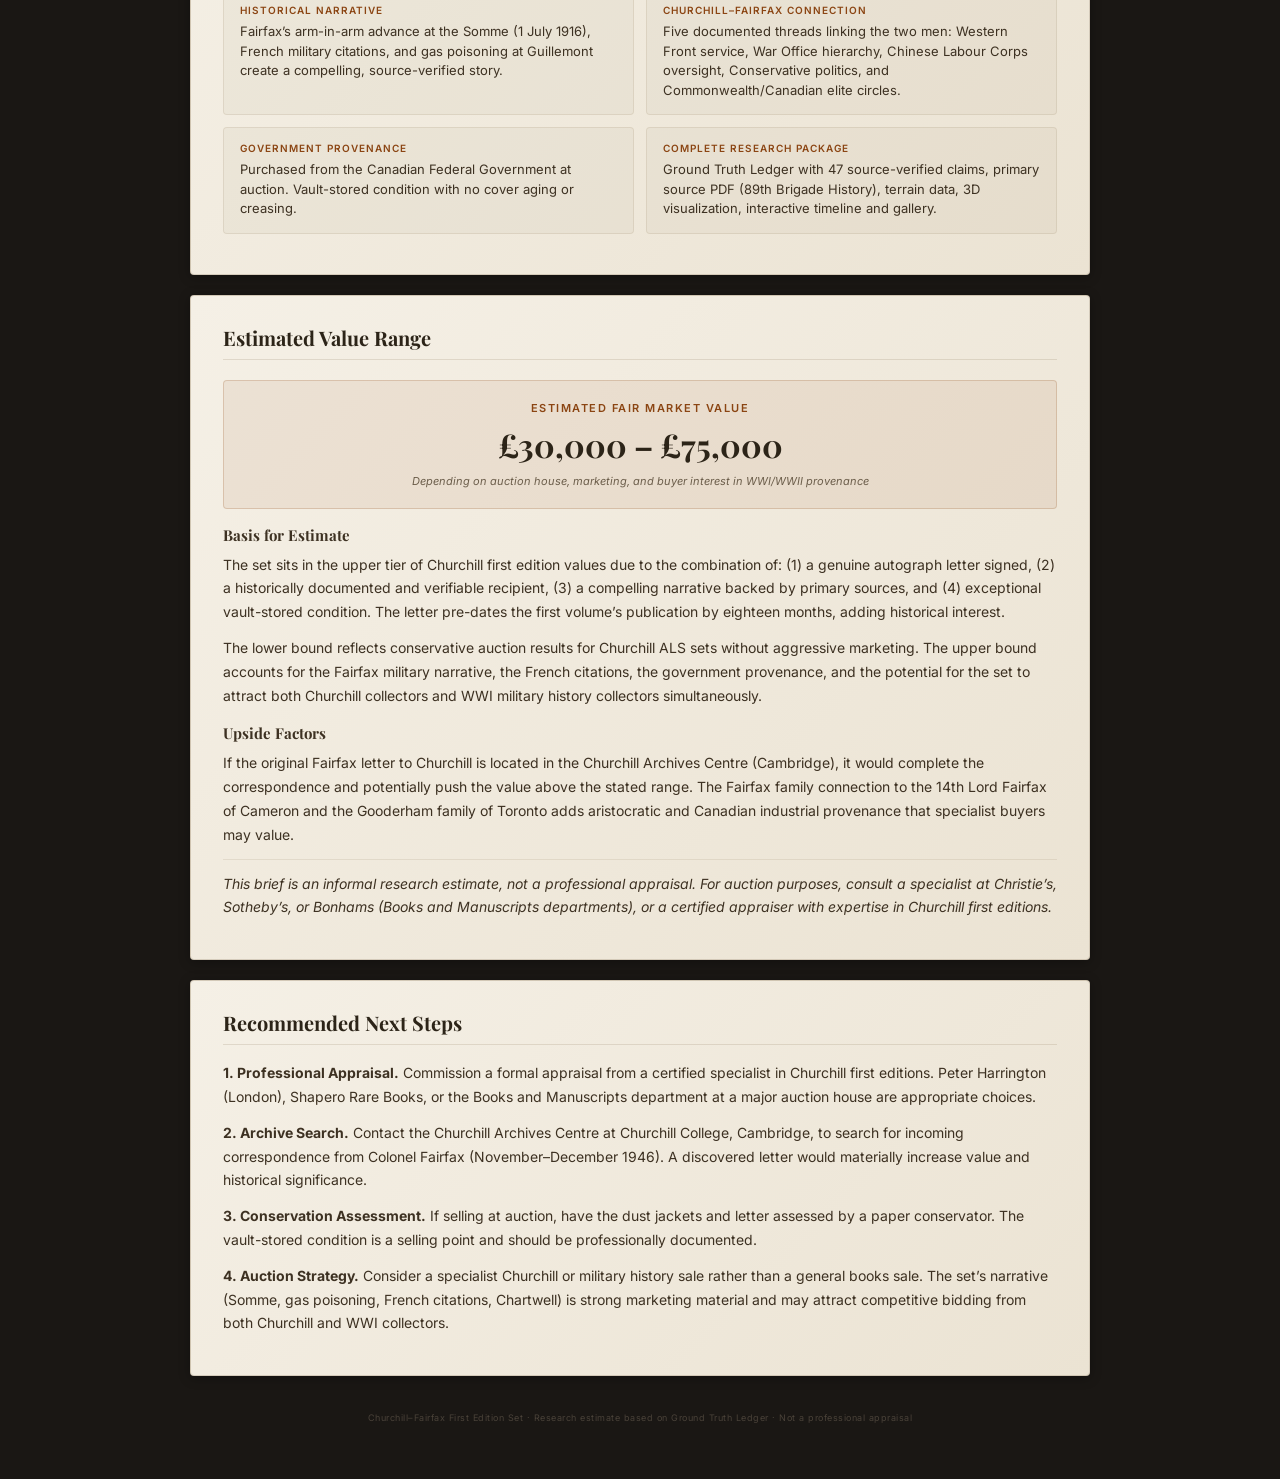
<file: research/valuation-brief.html>
<!DOCTYPE html>
<html lang="en">
<head>
<meta charset="UTF-8">
<meta name="viewport" content="width=device-width, initial-scale=1.0">
<title>Churchill–Fairfax First Edition — Valuation Brief</title>
<style>
  @import url('https://fonts.googleapis.com/css2?family=Playfair+Display:ital,wght@0,400;0,700;1,400&family=Inter:wght@300;400;500;600&display=swap');

  * { margin: 0; padding: 0; box-sizing: border-box; }

  body {
    background: #1a1714;
    font-family: 'Inter', sans-serif;
    color: #e8e0d4;
    display: flex;
    justify-content: center;
    padding: 40px 20px;
  }

  .brief {
    max-width: 900px;
    width: 100%;
  }

  .brief-header {
    text-align: center;
    margin-bottom: 32px;
    padding-bottom: 24px;
    border-bottom: 1px solid rgba(139,119,90,0.3);
  }

  .brief-header h1 {
    font-family: 'Playfair Display', serif;
    font-size: 28px;
    font-weight: 700;
    color: #f0e8d8;
    letter-spacing: 0.5px;
  }

  .brief-header .subtitle {
    font-size: 12px;
    color: #8b7f6e;
    margin-top: 8px;
    letter-spacing: 2px;
    text-transform: uppercase;
  }

  .section {
    background: linear-gradient(135deg, #f5f0e6 0%, #ebe3d3 100%);
    border-radius: 4px;
    padding: 28px 32px;
    margin-bottom: 20px;
    border: 1px solid rgba(139,119,90,0.3);
    box-shadow: 0 2px 12px rgba(0,0,0,0.3);
    color: #2c2418;
  }

  .section h2 {
    font-family: 'Playfair Display', serif;
    font-size: 20px;
    font-weight: 700;
    color: #2c2418;
    margin-bottom: 16px;
    padding-bottom: 8px;
    border-bottom: 1px solid rgba(139,119,90,0.2);
  }

  .section h3 {
    font-family: 'Playfair Display', serif;
    font-size: 15px;
    font-weight: 700;
    color: #3d3122;
    margin-top: 16px;
    margin-bottom: 8px;
  }

  .section p {
    font-size: 14px;
    line-height: 1.7;
    margin-bottom: 12px;
    color: #3d3122;
  }

  .valuation-table {
    width: 100%;
    border-collapse: collapse;
    margin: 16px 0;
    font-size: 13px;
  }

  .valuation-table th {
    background: rgba(139,119,90,0.12);
    font-weight: 600;
    text-align: left;
    padding: 10px 14px;
    border-bottom: 2px solid rgba(139,119,90,0.3);
    font-size: 11px;
    letter-spacing: 0.5px;
    text-transform: uppercase;
    color: #5a4d3a;
  }

  .valuation-table td {
    padding: 10px 14px;
    border-bottom: 1px solid rgba(139,119,90,0.15);
    vertical-align: top;
    color: #3d3122;
    line-height: 1.5;
  }

  .valuation-table tr:last-child td {
    border-bottom: none;
  }

  .valuation-table .price {
    font-weight: 600;
    color: #8b4513;
    white-space: nowrap;
  }

  .estimate-box {
    background: rgba(139,69,19,0.08);
    border: 1px solid rgba(139,69,19,0.2);
    border-radius: 4px;
    padding: 20px 24px;
    margin: 20px 0 8px;
    text-align: center;
  }

  .estimate-box .estimate-label {
    font-size: 11px;
    font-weight: 600;
    letter-spacing: 1.5px;
    text-transform: uppercase;
    color: #8b4513;
    margin-bottom: 8px;
  }

  .estimate-box .estimate-range {
    font-family: 'Playfair Display', serif;
    font-size: 32px;
    font-weight: 700;
    color: #2c2418;
  }

  .estimate-box .estimate-note {
    font-size: 11px;
    color: #6b5d4a;
    margin-top: 8px;
    font-style: italic;
  }

  .factor-grid {
    display: grid;
    grid-template-columns: 1fr 1fr;
    gap: 12px;
    margin: 12px 0;
  }

  .factor-card {
    background: rgba(139,119,90,0.06);
    border: 1px solid rgba(139,119,90,0.15);
    border-radius: 4px;
    padding: 14px 16px;
  }

  .factor-card .factor-label {
    font-size: 10px;
    font-weight: 600;
    letter-spacing: 1px;
    text-transform: uppercase;
    color: #8b4513;
    margin-bottom: 6px;
  }

  .factor-card .factor-value {
    font-size: 13px;
    color: #3d3122;
    line-height: 1.5;
  }

  .provenance-chain {
    display: flex;
    align-items: center;
    gap: 8px;
    flex-wrap: wrap;
    margin: 12px 0;
    font-size: 13px;
  }

  .provenance-chain .chain-node {
    background: rgba(25,60,110,0.08);
    border: 1px solid rgba(25,60,110,0.2);
    border-radius: 4px;
    padding: 6px 12px;
    color: #193c6e;
    font-weight: 500;
  }

  .provenance-chain .chain-arrow {
    color: #a0927e;
    font-size: 16px;
  }

  .disclaimer {
    font-size: 10px;
    color: #a0927e;
    font-style: italic;
    line-height: 1.5;
    margin-top: 12px;
    padding-top: 12px;
    border-top: 1px solid rgba(139,119,90,0.15);
  }

  .footer {
    text-align: center;
    padding: 16px;
    font-size: 9px;
    color: #4a4239;
    letter-spacing: 0.5px;
  }

  @media (max-width: 600px) {
    .factor-grid { grid-template-columns: 1fr; }
  }
</style>
</head>
<body>

<div class="brief">
  <div class="brief-header">
    <h1>Valuation Brief</h1>
    <div class="subtitle">Churchill &ldquo;The Second World War&rdquo; &mdash; Cassell First Edition, First Printing, Complete Set</div>
  </div>

  <!-- Item Description -->
  <div class="section">
    <h2>Item Description</h2>
    <p>Complete six-volume first edition, first printing of Winston S. Churchill&rsquo;s <em>The Second World War</em> (Cassell and Company Ltd., London, 1948&ndash;1954). Black cloth boards with gilt spine titles, red top edges, decorative endpapers, all original dust jackets present with correct first-issue pricing (25s. NET for Vols I&ndash;IV, 30s. NET for Vols V&ndash;VI). All folding maps and diagrams present as called for.</p>
    <p>Volume I contains a signed autograph letter from Winston Churchill, dated 6 December 1946 from Chartwell, Westerham, Kent, addressed to Colonel Bryan Charles Fairfax, C.M.G. The letter thanks Fairfax for a &ldquo;kind letter&rdquo; and is affixed to the front of the volume.</p>
  </div>

  <!-- Provenance -->
  <div class="section">
    <h2>Provenance Chain</h2>
    <div class="provenance-chain">
      <span class="chain-node">Churchill writes letter at Chartwell (6 Dec 1946)</span>
      <span class="chain-arrow">&rarr;</span>
      <span class="chain-node">Col. Fairfax, Toronto</span>
      <span class="chain-arrow">&rarr;</span>
      <span class="chain-node">Fairfax estate (d. 29 Jan 1950)</span>
      <span class="chain-arrow">&rarr;</span>
      <span class="chain-node">Canadian Federal Government facility, BC</span>
      <span class="chain-arrow">&rarr;</span>
      <span class="chain-node">Government auction &rarr; Current owner</span>
    </div>
    <p>Vault-stored condition with no aging or creasing of covers is consistent with institutional/government storage. The Fairfax family connection to Toronto (marriage into the Gooderham family; son became 14th Lord Fairfax of Cameron) provides a plausible path from private collection to Canadian government custody as possible unclaimed or escheated property.</p>
  </div>

  <!-- Comparable Sales -->
  <div class="section">
    <h2>Comparable Sales &mdash; Churchill First Editions</h2>
    <p>Market data for complete Cassell first edition sets of <em>The Second World War</em>, drawn from major auction houses and specialist dealers. Prices in GBP and USD reflect hammer price plus buyer&rsquo;s premium where applicable.</p>

    <table class="valuation-table">
      <thead>
        <tr>
          <th>Description</th>
          <th>Condition / Notes</th>
          <th>Price Range</th>
        </tr>
      </thead>
      <tbody>
        <tr>
          <td>Complete set, no jackets, good condition</td>
          <td>Cloth only, no association</td>
          <td class="price">&pound;800 &ndash; &pound;1,500</td>
        </tr>
        <tr>
          <td>Complete set with original dust jackets</td>
          <td>Jacketed, no inscription, typical wear</td>
          <td class="price">&pound;3,000 &ndash; &pound;6,000</td>
        </tr>
        <tr>
          <td>Complete set, fine jackets, maps present</td>
          <td>Near-fine condition, all first issue points</td>
          <td class="price">&pound;6,000 &ndash; &pound;12,000</td>
        </tr>
        <tr>
          <td>Set with Churchill signed bookplate or inscription</td>
          <td>Signed but not a personal letter</td>
          <td class="price">&pound;15,000 &ndash; &pound;35,000</td>
        </tr>
        <tr>
          <td>Set with autograph letter signed (ALS) from Churchill</td>
          <td>Personal letter to a named individual, laid in or affixed</td>
          <td class="price">&pound;25,000 &ndash; &pound;60,000+</td>
        </tr>
        <tr>
          <td>Churchill ALS with documented historical connection</td>
          <td>Letter to a historically significant recipient with verified provenance</td>
          <td class="price">&pound;40,000 &ndash; &pound;100,000+</td>
        </tr>
      </tbody>
    </table>

    <p class="disclaimer">Prices are indicative ranges based on publicly available auction records from Christie&rsquo;s, Sotheby&rsquo;s, Bonhams, and specialist dealers (2019&ndash;2025). Individual results vary by condition, provenance documentation, and market timing.</p>
  </div>

  <!-- Value Factors -->
  <div class="section">
    <h2>Value-Adding Factors for This Set</h2>

    <div class="factor-grid">
      <div class="factor-card">
        <div class="factor-label">Autograph Letter</div>
        <div class="factor-value">Signed personal letter from Churchill on Chartwell stationery, addressed to a named individual. Not a bookplate or secretarial signature.</div>
      </div>
      <div class="factor-card">
        <div class="factor-label">Identified Recipient</div>
        <div class="factor-value">Colonel Bryan Charles Fairfax, C.M.G. &mdash; a documented WWI officer whose battlefield actions are recorded in published military histories.</div>
      </div>
      <div class="factor-card">
        <div class="factor-label">Historical Narrative</div>
        <div class="factor-value">Fairfax&rsquo;s arm-in-arm advance at the Somme (1 July 1916), French military citations, and gas poisoning at Guillemont create a compelling, source-verified story.</div>
      </div>
      <div class="factor-card">
        <div class="factor-label">Churchill&ndash;Fairfax Connection</div>
        <div class="factor-value">Five documented threads linking the two men: Western Front service, War Office hierarchy, Chinese Labour Corps oversight, Conservative politics, and Commonwealth/Canadian elite circles.</div>
      </div>
      <div class="factor-card">
        <div class="factor-label">Government Provenance</div>
        <div class="factor-value">Purchased from the Canadian Federal Government at auction. Vault-stored condition with no cover aging or creasing.</div>
      </div>
      <div class="factor-card">
        <div class="factor-label">Complete Research Package</div>
        <div class="factor-value">Ground Truth Ledger with 47 source-verified claims, primary source PDF (89th Brigade History), terrain data, 3D visualization, interactive timeline and gallery.</div>
      </div>
    </div>
  </div>

  <!-- Estimate -->
  <div class="section">
    <h2>Estimated Value Range</h2>

    <div class="estimate-box">
      <div class="estimate-label">Estimated Fair Market Value</div>
      <div class="estimate-range">&pound;30,000 &ndash; &pound;75,000</div>
      <div class="estimate-note">Depending on auction house, marketing, and buyer interest in WWI/WWII provenance</div>
    </div>

    <h3>Basis for Estimate</h3>
    <p>The set sits in the upper tier of Churchill first edition values due to the combination of: (1) a genuine autograph letter signed, (2) a historically documented and verifiable recipient, (3) a compelling narrative backed by primary sources, and (4) exceptional vault-stored condition. The letter pre-dates the first volume&rsquo;s publication by eighteen months, adding historical interest.</p>
    <p>The lower bound reflects conservative auction results for Churchill ALS sets without aggressive marketing. The upper bound accounts for the Fairfax military narrative, the French citations, the government provenance, and the potential for the set to attract both Churchill collectors and WWI military history collectors simultaneously.</p>

    <h3>Upside Factors</h3>
    <p>If the original Fairfax letter to Churchill is located in the Churchill Archives Centre (Cambridge), it would complete the correspondence and potentially push the value above the stated range. The Fairfax family connection to the 14th Lord Fairfax of Cameron and the Gooderham family of Toronto adds aristocratic and Canadian industrial provenance that specialist buyers may value.</p>

    <p class="disclaimer">This brief is an informal research estimate, not a professional appraisal. For auction purposes, consult a specialist at Christie&rsquo;s, Sotheby&rsquo;s, or Bonhams (Books and Manuscripts departments), or a certified appraiser with expertise in Churchill first editions.</p>
  </div>

  <!-- Next Steps -->
  <div class="section">
    <h2>Recommended Next Steps</h2>
    <p><strong>1. Professional Appraisal.</strong> Commission a formal appraisal from a certified specialist in Churchill first editions. Peter Harrington (London), Shapero Rare Books, or the Books and Manuscripts department at a major auction house are appropriate choices.</p>
    <p><strong>2. Archive Search.</strong> Contact the Churchill Archives Centre at Churchill College, Cambridge, to search for incoming correspondence from Colonel Fairfax (November&ndash;December 1946). A discovered letter would materially increase value and historical significance.</p>
    <p><strong>3. Conservation Assessment.</strong> If selling at auction, have the dust jackets and letter assessed by a paper conservator. The vault-stored condition is a selling point and should be professionally documented.</p>
    <p><strong>4. Auction Strategy.</strong> Consider a specialist Churchill or military history sale rather than a general books sale. The set&rsquo;s narrative (Somme, gas poisoning, French citations, Chartwell) is strong marketing material and may attract competitive bidding from both Churchill and WWI collectors.</p>
  </div>

  <div class="footer">
    Churchill&ndash;Fairfax First Edition Set &middot; Research estimate based on Ground Truth Ledger &middot; Not a professional appraisal
  </div>
</div>

</body>
</html>
</file>
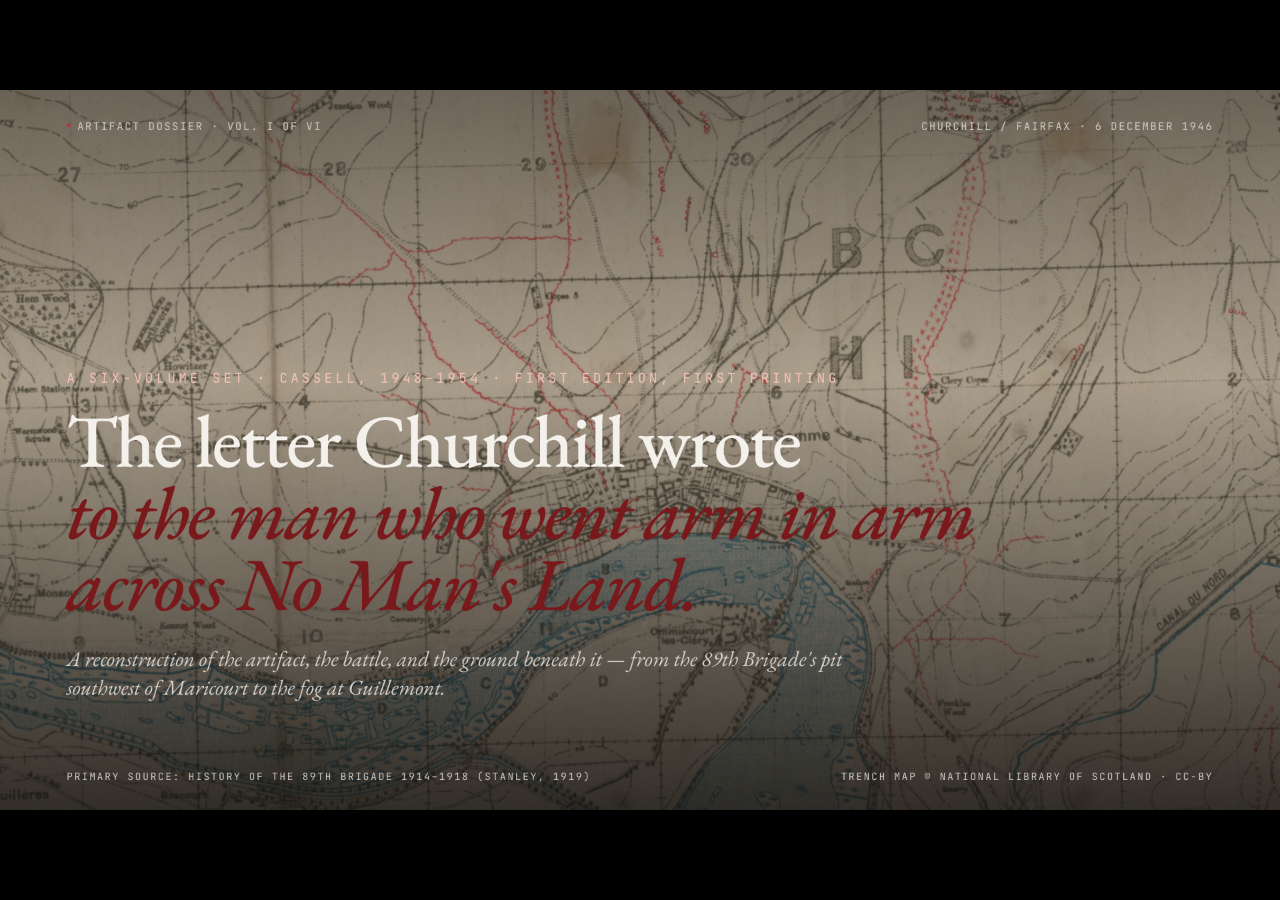
<file: presentations/fairfax-churchill-deck/Fairfax Churchill Deck.html>
<!doctype html>
<html lang="en">
<head>
<meta charset="utf-8" />
<title>The Fairfax Letter — A Somme Reconstruction</title>
<link rel="stylesheet" href="deck.css" />
<link href="https://fonts.googleapis.com/css2?family=Caveat:wght@500;600&display=swap" rel="stylesheet" />
<script src="deck-stage.js"></script>
<style>
  /* A few page-specific tweaks */
  .hero-img {
    position: absolute; inset: 0;
    background: #1a1612;
  }
  .hero-img img {
    width: 100%; height: 100%; object-fit: cover;
    filter: saturate(0.92) contrast(1.02);
  }
  .hero-veil {
    position: absolute; inset: 0;
    background:
      linear-gradient(180deg, rgba(12,10,8,.55) 0%, rgba(12,10,8,.25) 40%, rgba(12,10,8,.82) 100%);
  }
  .hero-text {
    position: absolute;
    left: var(--s-px); right: var(--s-px); bottom: 130px;
    color: oklch(0.96 0.008 85);
  }
  .hero-text .title { color: inherit; max-width: 1500px; }
  .hero-text .eyebrow { color: oklch(0.86 0.06 35); }

  .two { display: grid; grid-template-columns: 1fr 1fr; gap: 80px; align-items: stretch; flex: 1; min-height: 0;}
  .three { display: grid; grid-template-columns: 1fr 1fr 1fr; gap: 56px; flex: 1; min-height: 0;}

  .section-opener {
    background:
      radial-gradient(ellipse 1400px 900px at 15% 110%, oklch(0.34 0.04 28) 0%, transparent 60%),
      oklch(0.14 0.014 55);
    color: oklch(0.94 0.008 82);
  }

  .stamp {
    display: inline-flex; align-items: center; gap: 14px;
    border: 1.5px solid var(--accent-deep);
    padding: 10px 22px;
    font-family: var(--mono);
    font-size: 18px;
    letter-spacing: 0.24em;
    text-transform: uppercase;
    color: var(--accent-deep);
    transform: rotate(-1.5deg);
  }
  .stamp .x { color: var(--accent); }
</style>
</head>
<body>

<deck-stage width="1920" height="1080">

<!-- ================= 01  COVER ================= -->
<section data-label="01 Cover">
  <div class="hero-img">
    <img src="assets/SommeHero.png" alt="1916 British trench map, Sheet 62C.NW, Somme" />
  </div>
  <div class="hero-veil"></div>
  <div class="chrome-top" style="color: oklch(0.84 0.008 82);">
    <span><span class="dot"></span>Artifact Dossier · Vol. I of VI</span>
    <span>Churchill / Fairfax · 6 December 1946</span>
  </div>
  <div class="hero-text">
    <div class="eyebrow">A six-volume set · Cassell, 1948–1954 · First edition, first printing</div>
    <h1 class="title display">The letter Churchill wrote<br/><em>to the man who went arm in arm<br/>across No Man's Land.</em></h1>
    <p class="small" style="color: oklch(0.86 0.008 82); margin-top: 36px; max-width: 1200px; font-family: var(--serif); font-size: 32px; font-style: italic; line-height: 1.35;">
      A reconstruction of the artifact, the battle, and the ground beneath it — from the 89th Brigade's pit southwest of Maricourt to the fog at Guillemont.
    </p>
  </div>
  <div class="chrome-bot" style="color: oklch(0.84 0.008 82);">
    <span>Primary source: History of the 89th Brigade 1914–1918 (Stanley, 1919)</span>
    <span>Trench map © National Library of Scotland · CC-BY</span>
  </div>
</section>

<!-- ================= 02  THE SET ================= -->
<section data-label="02 The Set" class="paper">
  <div class="chrome-top"><span><span class="dot"></span>01 · The Artifact</span><span>Purchased from the Canadian Federal Government at auction</span></div>
  <div class="frame">
    <div class="eyebrow">The Set</div>
    <h2 class="title">A complete six-volume set of <em>The Second World War</em>,<br/>with a letter from Churchill affixed inside Volume I.</h2>

    <div class="two" style="margin-top: 72px;">
      <div>
        <div class="dossier">
          <div class="row"><div class="k">Publisher</div><div class="v">Cassell and Company Ltd., London</div></div>
          <div class="row"><div class="k">Edition</div><div class="v"><em>First edition, first printing</em></div></div>
          <div class="row"><div class="k">Volumes</div><div class="v">I–VI · published 1948 – 1954</div></div>
          <div class="row"><div class="k">Binding</div><div class="v">Black cloth boards · gilt spine titles · red top edge</div></div>
          <div class="row"><div class="k">Dust jackets</div><div class="v">25s. NET (Vols I–IV) · 30s. NET (Vols V–VI)</div></div>
          <div class="row"><div class="k">Provenance</div><div class="v">Canadian Federal Government auction · vault-stored, British Columbia</div></div>
        </div>
      </div>
      <div style="display: flex; flex-direction: column; gap: 30px;">
        <div class="media" style="flex: 1.3;"><img src="assets/signature.jpg" style="object-position: center;" alt="The signed letter from Churchill, affixed inside Volume I"/></div>
        <div style="display: grid; grid-template-columns: 1fr 1fr; gap: 22px; flex: 1;">
          <div class="media"><img src="assets/TopEdgeVolume1.jpeg" alt="Red top edge, Volume I"/></div>
          <div class="media"><img src="assets/Price.jpg" alt="Dust jacket price 25s. NET"/></div>
        </div>
      </div>
    </div>
  </div>
  <div class="chrome-bot"><span>Ref: Readme.md · FirstEditionChecklist.md · Ledger #28–35</span><span>Maricourt ⟶ Chartwell ⟶ British Columbia</span></div>
</section>

<!-- ================= 03  THE LETTER ================= -->
<section data-label="03 The Letter" class="paper">
  <div class="chrome-top"><span><span class="dot"></span>02 · The Letter</span><span>Chartwell, Westerham, Kent</span></div>
  <div class="frame">
    <div class="two" style="gap: 70px;">
      <div style="display: flex; flex-direction: column; justify-content: center;">
        <div class="eyebrow">Enclosed in Volume I</div>
        <h2 class="title">Five sentences.<br/><em>One of them, a name.</em></h2>
        <p class="body" style="margin-top: 40px;">
          Dated 6 December 1946, on Chartwell stationery, written eighteen months before the first volume
          reached print. The set the letter now lives inside was not yet a set. Cassell had
          not yet typeset Volume I.
        </p>
        <div class="dossier" style="margin-top: 36px; padding: 28px 32px;">
          <div class="row" style="grid-template-columns: 180px 1fr;"><div class="k">Date</div><div class="v">6 December 1946</div></div>
          <div class="row" style="grid-template-columns: 180px 1fr;"><div class="k">Origin</div><div class="v">Chartwell, Westerham, Kent</div></div>
          <div class="row" style="grid-template-columns: 180px 1fr;"><div class="k">Addressee</div><div class="v"><em>Colonel Bryan Fairfax, C.M.G.</em></div></div>
          <div class="row" style="grid-template-columns: 180px 1fr;"><div class="k">Signatory</div><div class="v">Winston S. Churchill</div></div>
        </div>
      </div>
      <div style="display: flex; align-items: center; justify-content: center;">
        <div class="letterpaper" style="width: 680px; transform: rotate(-1deg);">
          <div class="stationery">
            <span>Westerham 65</span>
            <span class="chart">Chartwell.<br/>Westerham.<br/>Kent.</span>
          </div>
          <div class="date">6 December, 1946</div>
          <div class="salut">Dear Captain Fairfax,</div>
          <div class="thanks">Thank you for your kind letter.</div>
          <div class="sig" style="font-size: 40px; letter-spacing: -0.01em;">Yours v̌y,</div>
          <div class="sig">W Churchill</div>
          <div class="to">Colonel Bryan Fairfax, C.M.G.</div>
        </div>
      </div>
    </div>
  </div>
  <div class="chrome-bot"><span>Ledger #26, #27 · IMG/signature.JPG</span><span>Facsimile — composition only</span></div>
</section>

<!-- ================= 04  FAIRFAX ================= -->
<section data-label="04 Fairfax" class="paper">
  <div class="chrome-top"><span><span class="dot"></span>03 · The Recipient</span><span>12 September 1873 – 29 January 1950</span></div>
  <div class="frame">
    <div class="eyebrow">The Recipient</div>
    <h2 class="title">Colonel Bryan Charles Fairfax, C.M.G.</h2>
    <p class="subtitle">A Victorian captain in the K.O.Y.L.I., a commander on the Somme, and — by 1946 — a figure Churchill had reason to recognise five times over.</p>

    <div style="display: grid; grid-template-columns: 420px 1fr; gap: 72px; margin-top: 54px; flex: 1; min-height: 0;">
      <div>
        <div class="media media-contain" style="height: 520px; background: oklch(0.88 0.01 80);"><img src="assets/ColFairfax.jpeg" style="object-fit: contain;" alt="Colonel Bryan Fairfax"/></div>
        <div class="label" style="margin-top: 14px; text-align: center;">Lt.-Col. B. Fairfax · 89th Brigade portrait</div>
      </div>
      <div class="dossier" style="padding: 30px 36px;">
        <div class="row"><div class="k">Born</div><div class="v">12 September 1873</div></div>
        <div class="row"><div class="k">Early service</div><div class="v">3rd Bn, King's Own Yorkshire Light Infantry · West India Regiment</div></div>
        <div class="row"><div class="k">China, 1900</div><div class="v">Boxer Uprising</div></div>
        <div class="row"><div class="k">Somme, 1916</div><div class="v"><em>C.O., 17th Bn King's Liverpool Regiment</em></div></div>
        <div class="row"><div class="k">Honours</div><div class="v">C.M.G. (1916) — for wartime service</div></div>
        <div class="row"><div class="k">Chinese Labour Corps</div><div class="v">Commanded ≈ 100,000 men in France</div></div>
        <div class="row"><div class="k">Canadian service</div><div class="v">199th Bn (Duchess of Connaught's Own Irish Canadian Rangers), C.E.F.</div></div>
        <div class="row"><div class="k">Post-war</div><div class="v">Director of Remounts, War Office · Cons. candidate, Spen Valley by-election (1919)</div></div>
        <div class="row"><div class="k">Died</div><div class="v">29 January 1950, Toronto</div></div>
      </div>
    </div>
  </div>
  <div class="chrome-bot"><span>Ledger #1–7, 23–25, 39</span><span>IWM — Lives of the First World War 1187431</span></div>
</section>

<!-- ================= 05  FIVE THREADS ================= -->
<section data-label="05 Five Threads" class="paper">
  <div class="chrome-top"><span><span class="dot"></span>04 · Why Churchill Knew Him</span><span>Five documented threads</span></div>
  <div class="frame">
    <div class="eyebrow">Why Churchill Knew Him</div>
    <h2 class="title">Not a courtesy to a stranger.</h2>
    <p class="subtitle">Overlapping spheres across three decades — front line, ministry, labour corps, party, and the Commonwealth elite.</p>

    <div style="display: grid; grid-template-columns: repeat(5, 1fr); gap: 28px; margin-top: 64px; flex: 1; min-height: 0;">
      <div style="display: flex; flex-direction: column; gap: 14px;">
        <div class="coord">01</div>
        <div class="title sub" style="font-size: 32px;">Western Front, 1915–16</div>
        <hr class="rule"/>
        <div class="small">Churchill commanded the 6th Royal Scots Fusiliers at Ploegsteert Jan–May 1916 — home weeks before the Somme opened.</div>
      </div>
      <div style="display: flex; flex-direction: column; gap: 14px;">
        <div class="coord">02</div>
        <div class="title sub" style="font-size: 32px;">War Office, 1919–21</div>
        <hr class="rule"/>
        <div class="small">Secretary of State for War. Fairfax held the post of Director of Remounts in the same building, in the same hierarchy.</div>
      </div>
      <div style="display: flex; flex-direction: column; gap: 14px;">
        <div class="coord">03</div>
        <div class="title sub" style="font-size: 32px;">Chinese Labour Corps</div>
        <hr class="rule"/>
        <div class="small">Fairfax commanded the CLC in France (≈100,000 men). Churchill, as Minister of Munitions then War Secretary, oversaw its policy.</div>
      </div>
      <div style="display: flex; flex-direction: column; gap: 14px;">
        <div class="coord">04</div>
        <div class="title sub" style="font-size: 32px;">Conservative Circles</div>
        <hr class="rule"/>
        <div class="small">Spen Valley by-election, 1919. Two officers, two Conservatives — one party-political world.</div>
      </div>
      <div style="display: flex; flex-direction: column; gap: 14px;">
        <div class="coord">05</div>
        <div class="title sub" style="font-size: 32px;">Canadian Elite</div>
        <hr class="rule"/>
        <div class="small">Married into the Gooderham family of Toronto. His son became the 14th Lord Fairfax of Cameron.</div>
      </div>
    </div>
  </div>
  <div class="chrome-bot"><span>Ref: Readme.md §"Five Documented Threads"</span><span>All dates cross-referenced in ledger</span></div>
</section>

<!-- ================= 06  SECTION DIVIDER — THE BATTLE ================= -->
<section data-label="06 Section — Battle" class="paper-dark section-opener">
  <div class="chrome-top"><span><span class="dot"></span>Part II</span><span>The battle that earned the letter</span></div>
  <div class="frame" style="justify-content: center;">
    <div class="eyebrow" style="color: oklch(0.86 0.06 35);">Part II · May – August 1916</div>
    <h2 class="title display" style="color: oklch(0.96 0.008 85); max-width: 1600px;">
      The 89th Brigade on <em style="color: oklch(0.72 0.12 30);">the extreme right</em> of the British Army.
    </h2>
    <p class="subtitle" style="color: oklch(0.82 0.008 82); max-width: 1500px;">
      Every quotation, every date, every map reference that follows is verbatim from Brigadier-General F. C. Stanley's
      <em>History of the 89th Brigade 1914–1918</em> (Liverpool, "Daily Post" Printers, 1919).
    </p>
    <div style="margin-top: 80px; display: flex; gap: 48px;">
      <span class="stamp"><span class="x">×</span> Primary source verified</span>
      <span class="stamp"><span class="x">×</span> Page-level citations</span>
      <span class="stamp"><span class="x">×</span> Georeferenced to 1916 trench map</span>
    </div>
  </div>
  <div class="chrome-bot"><span style="color: oklch(0.74 0.012 78);">Stanley commanded the Brigade · Fairfax commanded the 17th Bn K.L.R. under him</span><span style="color: oklch(0.74 0.012 78);">Five phases · one ground</span></div>
</section>

<!-- ================= 07  THE GROUND ================= -->
<section data-label="07 The Ground" class="paper">
  <div class="chrome-top"><span><span class="dot"></span>05 · The Ground Itself</span><span>Sheet 62C.NW · British 1:20,000 trench map</span></div>
  <div class="frame" style="padding: 92px 80px 80px;">
    <div style="display: grid; grid-template-columns: 1.6fr 1fr; gap: 60px; flex: 1; min-height: 0;">
      <div class="media" style="box-shadow: var(--shadow-2);">
        <img src="assets/SommeWideLabeled.png" alt="3D rendered trench map — Brigade HQ to Trones Wood"/>
      </div>
      <div style="display: flex; flex-direction: column; justify-content: center;">
        <div class="eyebrow">The Ground Itself</div>
        <h2 class="title sub">The 1916 trench map draped on Copernicus 30&nbsp;m terrain.</h2>
        <p class="body" style="margin-top: 28px; font-size: 26px;">
          Six pins. One yellow thread. Fifty-nine days between the first pin (<em>Brigade HQ, June 1916</em>)
          and the last (<em>Guillemont, 30 July 1916</em>).
        </p>
        <hr class="rule" style="margin: 32px 0;"/>
        <div style="display: grid; grid-template-columns: 1fr 1fr; gap: 20px 36px;">
          <div><div class="label">Westernmost pin</div><div class="coord">Brigade HQ · 49.9823° N</div></div>
          <div><div class="label">Easternmost pin</div><div class="coord">Guillemont · 50.0133° N</div></div>
          <div><div class="label">Distance, west → east</div><div class="coord">≈ 3.9 km · on the ground</div></div>
          <div><div class="label">Elevation range</div><div class="coord">66 m – 148 m (Copernicus DEM)</div></div>
        </div>
      </div>
    </div>
  </div>
  <div class="chrome-bot"><span>Trench map NLS · CC-BY · Terrain © Copernicus</span><span>Render: Blender 4 · cycles</span></div>
</section>

<!-- ================= 08  PHASE 1 HQ ================= -->
<section data-label="08 Phase 1 Brigade HQ" class="paper">
  <div class="chrome-top"><span><span class="dot"></span>Phase 1 · May – 28 June 1916</span><span>89th Bde · pp. 119, 121, 129</span></div>
  <div class="frame">
    <div class="two" style="gap: 70px;">
      <div style="display: flex; flex-direction: column; justify-content: center;">
        <div class="eyebrow">Phase 1</div>
        <h2 class="title">Brigade HQ, in a pit<br/>southwest of Maricourt.</h2>
        <p class="body" style="margin-top: 36px;">
          By May the Brigade had moved into the sector. HQ was established at
          <em style="color: var(--accent-deep); font-style: normal;">Ailly-sur-Somme</em>,
          the 17th Battalion at <em style="color: var(--accent-deep); font-style: normal;">Vaux</em>.
          Through June, the Brigade advanced to a pit on the hinge of the British and French armies — southwest of Maricourt.
        </p>

        <div class="tl" style="margin-top: 44px;">
          <div class="tl-cell" style="grid-column: span 2;"><div class="d">May 1916</div><div class="n">Brigade HQ · Ailly-sur-Somme</div><div class="w">89th Bde p.119</div></div>
          <div class="tl-cell" style="grid-column: span 2;"><div class="d">Late May 1916</div><div class="n">17th Bn HQ · Vaux</div><div class="w">89th Bde p.119</div></div>
          <div class="tl-cell hot" style="grid-column: span 2;"><div class="d">June 1916</div><div class="n">Pit SW of Maricourt</div><div class="w">89th Bde p.121</div></div>
        </div>
      </div>
      <div style="display: flex; flex-direction: column; gap: 26px;">
        <div class="media" style="flex: 1;"><img src="assets/render_maricourt_closeup.png" alt="Brigade HQ position — SW of Maricourt"/></div>
        <div class="gcard">
          <span class="pin">Pin · Brigade HQ</span>
          <div class="name">Pit southwest of Maricourt</div>
          <div class="coordline">49.9823° N, 2.7725° E · approx.</div>
          <div class="note">A concealed position on the boundary seam between the British Fourth Army and the French Sixth.</div>
        </div>
      </div>
    </div>
  </div>
  <div class="chrome-bot"><span>Ledger #8, 9, 10</span><span>Primary: 89th Bde pp.119, 121</span></div>
</section>

<!-- ================= 09  THE ORDER — QUOTE ================= -->
<section data-label="09 The Order" class="paper">
  <div class="chrome-top"><span><span class="dot"></span>06 · The Order of 28 June 1916</span><span>89th Bde · p.129</span></div>
  <div class="frame" style="justify-content: center;">
    <div class="eyebrow">Stanley's Special Order · 28 June 1916</div>
    <div class="quote" style="margin-top: 18px;">
      The 89th Brigade occupies the most honourable position in the whole of the British Army, because not only
      are we on the <em style="font-style: normal; color: var(--accent-deep);">extreme right</em>, but we are fighting side by side
      with the celebrated French <em style="font-style: normal; color: var(--accent-deep);">Corps de Fer</em>.
    </div>
    <div class="quote-attrib">Brigadier-General F. C. Stanley · 89th Brigade, p. 129 · Ledger #11</div>

    <div style="margin-top: 96px; display: grid; grid-template-columns: 1fr 1fr; gap: 60px; max-width: 1400px;">
      <div>
        <div class="label">Corps commander's visit, same day</div>
        <p class="body" style="font-size: 26px; margin-top: 10px;">
          General Congreve: <em>"I know you will, and if you cannot manage it, no other troops can."</em>
        </p>
      </div>
      <div>
        <div class="label">French neighbour, 39e Division d'Infanterie</div>
        <p class="body" style="font-size: 26px; margin-top: 10px;">
          The Brigade was paired in the line with the 3rd Battalion, <em>153e Régiment d'Infanterie</em> — the "Iron Corps".
        </p>
      </div>
    </div>
  </div>
  <div class="chrome-bot"><span>Ledger #11, #43</span><span>Three days before zero hour</span></div>
</section>

<!-- ================= 10  PHASE 2 — 1 JULY ================= -->
<section data-label="10 Phase 2 1 July" class="paper">
  <div class="chrome-top"><span><span class="dot"></span>Phase 2 · 1 July 1916</span><span>89th Bde · p.131</span></div>
  <div class="frame">
    <div class="two" style="gap: 80px;">
      <div style="display: flex; flex-direction: column; justify-content: center;">
        <div class="eyebrow">The Attack</div>
        <h2 class="title">06:25 — intense bombardment.<br/>07:30 — over the parapet.</h2>

        <div style="margin-top: 50px; display: flex; flex-direction: column; gap: 20px;">
          <div style="display: grid; grid-template-columns: 200px 1fr; align-items: baseline; gap: 28px; padding: 18px 0; border-bottom: 1px solid var(--rule);">
            <div class="coord" style="font-size: 30px;">06:25</div>
            <div class="body" style="margin: 0; font-size: 26px;">"We started an intense bombardment…"</div>
          </div>
          <div style="display: grid; grid-template-columns: 200px 1fr; align-items: baseline; gap: 28px; padding: 18px 0; border-bottom: 1px solid var(--rule);">
            <div class="coord" style="font-size: 30px;">07:30</div>
            <div class="body" style="margin: 0; font-size: 26px;">"After sixty-five minutes, we popped over the parapet."</div>
          </div>
          <div style="display: grid; grid-template-columns: 200px 1fr; align-items: baseline; gap: 28px; padding: 18px 0; border-bottom: 1px solid var(--rule);">
            <div class="coord" style="font-size: 30px;">Midday</div>
            <div class="body" style="margin: 0; font-size: 26px;">Briqueterie objective captured.</div>
          </div>
          <div style="display: grid; grid-template-columns: 200px 1fr; align-items: baseline; gap: 28px; padding: 18px 0;">
            <div class="coord" style="font-size: 30px;">+1 day</div>
            <div class="body" style="margin: 0; font-size: 26px;">French 153e RI sweeps over <em>five lines</em> of enemy trench.</div>
          </div>
        </div>
      </div>
      <div style="display: flex; flex-direction: column; gap: 26px;">
        <div class="media" style="flex: 1;"><img src="assets/render_labeled_dramatic.png" alt="Maricourt attack corridor"/></div>
        <div class="gcard">
          <span class="pin">Pin · Briqueterie</span>
          <div class="name">Brickworks between Maricourt &amp; Montauban</div>
          <div class="coordline">49.9952° N, 2.7985° E</div>
          <div class="note">The 20th King's Liverpools secured the Briqueterie around midday on 1 July.</div>
        </div>
      </div>
    </div>
  </div>
  <div class="chrome-bot"><span>Ledger #12, #13</span><span>89th Bde p.131</span></div>
</section>

<!-- ================= 11  ARM IN ARM ================= -->
<section data-label="11 Arm in Arm" class="paper-dark">
  <div class="chrome-top"><span style="color: oklch(0.84 0.008 82);"><span class="dot"></span>07 · The Second Wave</span><span style="color: oklch(0.84 0.008 82);">1 July 1916 · Maricourt</span></div>
  <div class="frame" style="justify-content: center;">
    <div class="eyebrow" style="color: oklch(0.86 0.06 35);">The Act</div>
    <h2 class="title display" style="color: oklch(0.96 0.008 85); max-width: 1700px;">
      Fairfax and Lepetit went across <em style="color: oklch(0.82 0.14 30);">arm in arm.</em>
    </h2>
    <p class="subtitle" style="color: oklch(0.84 0.008 82); max-width: 1500px;">
      Not an accident of the battlefield. A deliberate act of Allied solidarity, planned under fire,
      at the seam where two armies met.
    </p>

    <div style="margin-top: 84px; display: grid; grid-template-columns: 1fr 60px 1fr; gap: 40px; max-width: 1600px;">
      <div class="gcard" style="background: oklch(0.22 0.014 60); border-color: oklch(0.40 0.016 60); color: oklch(0.94 0.008 82);">
        <span class="pin" style="color: oklch(0.94 0.008 82);">British</span>
        <div class="name" style="color: inherit;">Lt.-Col. Bryan Fairfax</div>
        <div class="coordline">17th Battalion · King's Liverpool Regiment</div>
        <div class="note" style="color: oklch(0.82 0.008 82);">89th Brigade · 30th Division · XIII Corps</div>
      </div>
      <div style="display: flex; align-items: center; justify-content: center;">
        <div style="font-family: var(--serif); font-size: 72px; color: oklch(0.72 0.12 30); font-style: italic;">&amp;</div>
      </div>
      <div class="gcard" style="background: oklch(0.22 0.014 60); border-color: oklch(0.40 0.016 60); color: oklch(0.94 0.008 82);">
        <span class="pin" style="color: oklch(0.94 0.008 82);">French</span>
        <div class="name" style="color: inherit;">Commandant Lepetit</div>
        <div class="coordline">3rd Battalion · 153e Régiment d'Infanterie</div>
        <div class="note" style="color: oklch(0.82 0.008 82);">39e Division · Corps de Fer · Armée de Fayolle</div>
      </div>
    </div>
  </div>
  <div class="chrome-bot"><span style="color: oklch(0.74 0.012 78);">Ledger #14 · Readme lines 47, 91</span><span style="color: oklch(0.74 0.012 78);">Commemorated today at the Maricourt memorial</span></div>
</section>

<!-- ================= 12  FRENCH CITATION ================= -->
<section data-label="12 French Citation" class="paper">
  <div class="chrome-top"><span><span class="dot"></span>08 · The Citation</span><span>Col. de Coutard · 11 July 1916</span></div>
  <div class="frame">
    <div class="two" style="gap: 80px;">
      <div style="display: flex; flex-direction: column; justify-content: center;">
        <div class="eyebrow">Ten days later</div>
        <h2 class="title sub">A French Colonel singled Fairfax out <em>by name</em>.</h2>
        <div class="quote" style="font-size: 34px; line-height: 1.28; margin-top: 44px;">
          …le courage et le sang-froid de nos voisins, officiers et hommes du 17 bataillon de King's Liverpool. En particulier, les relations si cordiales entretenues avec leur chef le Colonel Fairfax ont permis de remarquer ses hautes qualités militaires…
        </div>
        <div class="quote-attrib" style="margin-top: 24px;">89th Brigade, p.134 · 11 July 1916 · Ledger #15</div>
      </div>
      <div style="display: flex; flex-direction: column; justify-content: center; gap: 24px;">
        <div class="label">Translation</div>
        <p class="body" style="font-size: 28px;">
          <em>"…the courage and composure of our neighbours, officers and men of the 17th Battalion King's Liverpool.
          In particular, the cordial relations maintained with their commander Colonel Fairfax revealed his high
          military qualities — and made all the more regrettable the departure of this brilliant leader and his
          magnificent Battalion."</em>
        </p>
        <hr class="rule" style="margin: 28px 0 8px 0;"/>
        <div style="display: grid; grid-template-columns: 1fr 1fr; gap: 16px 32px;">
          <div><div class="label">Author</div><div class="coord">Col. de Coutard · 153e RI sector</div></div>
          <div><div class="label">Date</div><div class="coord">11 July 1916</div></div>
          <div><div class="label">Later honours, 153e RI</div><div class="coord">Croix de Guerre · Légion d'honneur · red fourragère</div></div>
          <div><div class="label">Archive</div><div class="coord">Stanley, 89th Bde, p.134</div></div>
        </div>
      </div>
    </div>
  </div>
  <div class="chrome-bot"><span>Primary French-language source preserved in Stanley, 1919</span><span>Ledger #15</span></div>
</section>

<!-- ================= 13  PHASE 3 — TRONES WOOD ================= -->
<section data-label="13 Phase 3 Trones" class="paper">
  <div class="chrome-top"><span><span class="dot"></span>Phase 3 · Mid-July 1916</span><span>89th Bde · p.143</span></div>
  <div class="frame">
    <div class="two" style="gap: 80px;">
      <div style="display: flex; flex-direction: column; gap: 26px;">
        <div class="media" style="flex: 1;"><img src="assets/render_trones_wood.png" alt="Trones Wood — mid-July 1916"/></div>
        <div class="gcard">
          <span class="pin">Pin · Trônes Wood</span>
          <div class="name">Bois des Troncs · northern slope of Montauban ridge</div>
          <div class="coordline">50.0068° N, 2.8042° E</div>
          <div class="note">Pear-shaped wood, ~1,300 m × 370 m. Held by 89th Bde after 8–14 July.</div>
        </div>
      </div>
      <div style="display: flex; flex-direction: column; justify-content: center;">
        <div class="eyebrow">Phase 3</div>
        <h2 class="title">Dug down in Trônes Wood.</h2>
        <div class="quote" style="font-size: 36px; margin-top: 44px;">
          Brinson… said that Fairfax was in the wood. They had had an awful time, but had not lost many men, were all dug down, and could hold on.
        </div>
        <div class="quote-attrib">89th Bde, p.143 · Ledger #16</div>
      </div>
    </div>
  </div>
  <div class="chrome-bot"><span>Trônes Wood: 8–14 July 1916</span><span>89th Bde took over front 10 July, 20th K.L.R. in Maltz Horn trench at 01:00 on 11 July</span></div>
</section>

<!-- ================= 14  PHASE 4 — GUILLEMONT (Gas & Fog) ================= -->
<section data-label="14 Phase 4 Guillemont" class="paper-dark">
  <div class="chrome-top"><span style="color: oklch(0.84 0.008 82);"><span class="dot"></span>Phase 4 · 29 – 30 July 1916</span><span style="color: oklch(0.84 0.008 82);">Gas · Fog · 1,450 casualties</span></div>
  <div class="frame">
    <div class="eyebrow" style="color: oklch(0.86 0.06 35);">Phase 4 · Guillemont</div>
    <h2 class="title display" style="color: oklch(0.96 0.008 85); font-size: 96px;">Gas by night. Fog by morning.</h2>

    <div class="two" style="gap: 80px; margin-top: 56px;">
      <div style="display: flex; flex-direction: column; gap: 26px;">
        <div style="background: oklch(0.22 0.014 60); padding: 30px 34px; border-left: 4px solid var(--accent); color: oklch(0.94 0.008 82);">
          <div class="label" style="color: oklch(0.74 0.12 35);">Night of 29 July 1916</div>
          <p class="body" style="color: oklch(0.92 0.008 82); font-size: 26px; max-width: 100%; margin: 10px 0 0 0;">
            <em>"The Boche started with a new kind of gas shell… a lot of them were very seedy, including Poyntz and Fairfax."</em>
          </p>
          <div class="quote-attrib" style="color: oklch(0.66 0.012 78); margin-top: 14px;">TextExtract line 29 · Ledger #17</div>
        </div>
        <div style="background: oklch(0.22 0.014 60); padding: 30px 34px; border-left: 4px solid var(--accent); color: oklch(0.94 0.008 82);">
          <div class="label" style="color: oklch(0.74 0.12 35);">Morning of 30 July 1916</div>
          <p class="body" style="color: oklch(0.92 0.008 82); font-size: 26px; max-width: 100%; margin: 10px 0 0 0;">
            <em>"Of all bad luck in the world it was a thick fog; so thick that you couldn't see more than about ten yards."</em>
          </p>
          <div class="quote-attrib" style="color: oklch(0.66 0.012 78); margin-top: 14px;">TextExtract line 31 · Ledger #18</div>
        </div>
      </div>
      <div style="display: flex; flex-direction: column; align-items: center; justify-content: center;">
        <div class="bignum" style="color: oklch(0.96 0.008 85); font-size: 360px;">1,<em style="color: oklch(0.78 0.14 30);">450</em></div>
        <div class="label" style="color: oklch(0.74 0.012 78); margin-top: 18px;">Brigade casualties · 30 July 1916</div>
        <hr class="rule" style="margin: 40px 0; width: 60%; border-color: oklch(0.40 0.016 60);"/>
        <div style="display: flex; gap: 48px;">
          <div style="text-align: center;">
            <div class="title sub" style="color: oklch(0.96 0.008 85); font-size: 64px;">10</div>
            <div class="label" style="color: oklch(0.74 0.012 78);">sergeants remaining</div>
          </div>
          <div style="text-align: center;">
            <div class="title sub" style="color: oklch(0.96 0.008 85); font-size: 64px;">21</div>
            <div class="label" style="color: oklch(0.74 0.012 78);">corporals remaining</div>
          </div>
        </div>
      </div>
    </div>
  </div>
  <div class="chrome-bot"><span style="color: oklch(0.74 0.012 78);">Ledger #17, 18, 20, 21</span><span style="color: oklch(0.74 0.012 78);">Guillemont · 50.0133° N, 2.8226° E</span></div>
</section>

<!-- ================= 15  PHASE 5 — SHADOW ================= -->
<section data-label="15 Phase 5 Shadow" class="paper">
  <div class="chrome-top"><span><span class="dot"></span>Phase 5 · Early August 1916</span><span>Stanley, personal passage</span></div>
  <div class="frame" style="justify-content: center;">
    <div class="eyebrow">Phase 5 · "An Absolute Shadow"</div>
    <div class="quote" style="font-size: 40px; line-height: 1.26; max-width: 1600px; margin-top: 10px;">
      …he stuck it out most gallantly at the time of the attack, it was too much for him afterwards and he suffered very much.
      He went to <em style="font-style: normal; color: var(--accent-deep);">an absolute shadow of himself</em>, and although he wanted to stop on with the Battalion,
      I had to be quite firm and told him that it was out of the question. If he had not gone then I don't think that his life would be worth anything at all.
    </div>
    <div class="quote-attrib">Brig.-Gen. F. C. Stanley · TextExtract line 49 · Ledger #19</div>

    <hr class="rule" style="margin: 72px 0 40px 0; width: 1600px;"/>

    <div style="display: grid; grid-template-columns: repeat(3, 1fr); gap: 56px; max-width: 1700px;">
      <div>
        <div class="label">Fate</div>
        <p class="body" style="font-size: 26px;">Evacuated to England at the beginning of August 1916.</p>
      </div>
      <div>
        <div class="label">The Brigade, 2 August</div>
        <p class="body" style="font-size: 26px;">Moved out to rest at Huppy, near Abbeville.</p>
      </div>
      <div>
        <div class="label">The 17th Bn, after</div>
        <p class="body" style="font-size: 26px;">Commanded by Peck · no other officers of standing except Draper.</p>
      </div>
    </div>
  </div>
  <div class="chrome-bot"><span>Ledger #19, #22, #45</span><span>TextExtract lines 47, 49 · Readme line 105</span></div>
</section>

<!-- ================= 16  THE GROUND TODAY — Google Earth pins ================= -->
<section data-label="16 Ground Today" class="paper">
  <div class="chrome-top"><span><span class="dot"></span>09 · The Ground Today</span><span>Google Earth Pro — live pins</span></div>
  <div class="frame">
    <div class="eyebrow">Reconstruction</div>
    <h2 class="title">From 1916 trench grid<br/>to modern coordinates.</h2>
    <p class="subtitle">Each 89th Brigade location below has been georeferenced from Sheet 62C.NW onto the present landscape. Click any card to open that pin in Google Earth.</p>

    <div style="display: grid; grid-template-columns: repeat(3, 1fr); gap: 30px; margin-top: 60px; flex: 1; min-height: 0;">

      <a class="gcard" style="text-decoration: none; color: inherit;" href="https://www.google.com/maps/@49.9823,2.7725,380m/data=!3m1!1e3" target="_blank" rel="noopener">
        <span class="pin">01 · Brigade HQ</span>
        <div class="name">Pit SW of Maricourt</div>
        <div class="coordline">49.9823° N, 2.7725° E</div>
        <div class="meta">June 1916 · 89th Bde p.121</div>
        <div class="note">Open in Google Earth →</div>
      </a>

      <a class="gcard" style="text-decoration: none; color: inherit;" href="https://www.google.com/maps/place/49%C2%B059'15.0%22N+2%C2%B047'28.3%22E/@49.9874974,2.7910823,18z" target="_blank" rel="noopener">
        <span class="pin">02 · Maricourt memorial</span>
        <div class="name">1er Juillet 1916</div>
        <div class="coordline">49.9875° N, 2.7911° E</div>
        <div class="meta">Fairfax &amp; Lepetit · arm in arm</div>
        <div class="note">Open in Google Earth →</div>
      </a>

      <a class="gcard" style="text-decoration: none; color: inherit;" href="https://www.google.com/maps/@49.9952,2.7985,380m/data=!3m1!1e3" target="_blank" rel="noopener">
        <span class="pin">03 · Briqueterie</span>
        <div class="name">Brickworks · Maricourt–Montauban road</div>
        <div class="coordline">49.9952° N, 2.7985° E</div>
        <div class="meta">1 July 1916 · objective taken</div>
        <div class="note">Open in Google Earth →</div>
      </a>

      <a class="gcard" style="text-decoration: none; color: inherit;" href="https://www.google.com/maps/@49.9997,2.7836,380m/data=!3m1!1e3" target="_blank" rel="noopener">
        <span class="pin">04 · Montauban-de-Picardie</span>
        <div class="name">Village of Montauban</div>
        <div class="coordline">49.9997° N, 2.7836° E</div>
        <div class="meta">1 July 1916 · advance objective</div>
        <div class="note">Open in Google Earth →</div>
      </a>

      <a class="gcard" style="text-decoration: none; color: inherit;" href="https://www.google.com/maps/@50.0068,2.8042,380m/data=!3m1!1e3" target="_blank" rel="noopener">
        <span class="pin">05 · Trônes Wood</span>
        <div class="name">Bois des Troncs</div>
        <div class="coordline">50.0068° N, 2.8042° E</div>
        <div class="meta">Mid-July 1916 · holding under fire</div>
        <div class="note">Open in Google Earth →</div>
      </a>

      <a class="gcard" style="text-decoration: none; color: inherit; border-color: var(--accent-deep); box-shadow: 0 0 0 2px oklch(0.52 0.15 25 / 0.12);" href="https://www.google.com/maps/@50.0133,2.8226,380m/data=!3m1!1e3" target="_blank" rel="noopener">
        <span class="pin">06 · Guillemont</span>
        <div class="name">Village of Guillemont</div>
        <div class="coordline">50.0133° N, 2.8226° E</div>
        <div class="meta">29–30 July 1916 · gas, fog, evacuation</div>
        <div class="note" style="color: var(--accent-deep);">Open in Google Earth →</div>
      </a>
    </div>
  </div>
  <div class="chrome-bot"><span>All coordinates georeferenced against NLS trench map 62C.NW</span><span>Click any card to open in a new tab</span></div>
</section>

<!-- ================= 17  CHARTWELL ================= -->
<section data-label="17 Chartwell" class="paper">
  <div class="chrome-top"><span><span class="dot"></span>10 · The Reply</span><span>Chartwell · 6 December 1946</span></div>
  <div class="frame">
    <div class="two" style="gap: 80px;">
      <div style="display: flex; flex-direction: column; gap: 26px;">
        <div class="media" style="flex: 1;"><img src="assets/Chartwell.jpg" alt="Chartwell, Kent — rear view"/></div>
        <div class="media media-contain" style="height: 260px; background: oklch(0.92 0.012 80);"><img src="assets/Chartwell_map.jpg" alt="Chartwell relief map, Kent"/></div>
      </div>
      <div style="display: flex; flex-direction: column; justify-content: center;">
        <div class="eyebrow">The Reply</div>
        <h2 class="title">From the library at Chartwell<br/>— thirty years on.</h2>
        <p class="body" style="margin-top: 36px;">
          Churchill replied from the house where he was then drafting <em>The Gathering Storm</em>.
          The letter travelled from <em style="color: var(--accent-deep); font-style: normal;">Chartwell</em> to
          <em style="color: var(--accent-deep); font-style: normal;">Toronto</em>, where Fairfax had retired.
          Fairfax died thirteen months later; the last volumes of the set were assembled after his death.
        </p>
        <a class="gcard" style="text-decoration: none; color: inherit; margin-top: 36px;" href="https://www.google.com/maps/@51.2449,0.0811,400m/data=!3m1!1e3" target="_blank" rel="noopener">
          <span class="pin">Pin · Chartwell</span>
          <div class="name">Chartwell, Westerham, Kent</div>
          <div class="coordline">51.2449° N, 0.0811° E</div>
          <div class="meta">Churchill's home, 1922 – 1965 · National Trust</div>
          <div class="note">Open in Google Earth →</div>
        </a>
      </div>
    </div>
  </div>
  <div class="chrome-bot"><span>Return address on stationery: "CHARTWELL · WESTERHAM · KENT."</span><span>Ledger #26, #27</span></div>
</section>

<!-- ================= 18  WHAT THIS RECONSTRUCTION IS ================= -->
<section data-label="18 Colophon" class="paper">
  <div class="chrome-top"><span><span class="dot"></span>Colophon</span><span>Sources · methods · next steps</span></div>
  <div class="frame">
    <div class="eyebrow">Colophon</div>
    <h2 class="title">One set. Five phases. Six coordinates.</h2>

    <div class="three" style="margin-top: 72px;">
      <div>
        <div class="label">Primary sources</div>
        <ul class="body" style="font-size: 24px; padding-left: 22px; margin-top: 14px;">
          <li>Stanley, <em>89th Brigade 1914–1918</em> (1919)</li>
          <li>TextExtract.md · Readme.md · FEC</li>
          <li>Fairfax obituary · IWM 1187431</li>
        </ul>
        <div class="label" style="margin-top: 32px;">Map &amp; terrain</div>
        <ul class="body" style="font-size: 24px; padding-left: 22px; margin-top: 14px;">
          <li>NLS trench map 62C.NW · 3 Sep 1916 · CC-BY</li>
          <li>Copernicus DEM 30 m</li>
          <li>Blender 4 · Cycles · georeferenced draping</li>
        </ul>
      </div>
      <div>
        <div class="label">Evidence discipline</div>
        <p class="body" style="font-size: 24px; margin-top: 14px;">
          Every slide anchors to the <em>Ground Truth Ledger</em>: file, page/line, verbatim quote. No entry without a source.
          Claude's reconstruction adds layout and linkage — never claims.
        </p>
        <div class="label" style="margin-top: 32px;">Where Claude earned its keep</div>
        <ul class="body" style="font-size: 24px; padding-left: 22px; margin-top: 14px;">
          <li>Georeferencing 1916 grid → WGS-84</li>
          <li>Terrain fly-through from trench overlay</li>
          <li>Chronology across Stanley + OCR'd memoir</li>
        </ul>
      </div>
      <div>
        <div class="label">Next / open threads</div>
        <ul class="body" style="font-size: 24px; padding-left: 22px; margin-top: 14px;">
          <li>Research subagent: precise Briqueterie ruin location</li>
          <li>Locate 17th Bn assembly trenches via Operation Order No. 76</li>
          <li>Cross-check memorial text against Stanley p.131</li>
          <li>Add Blender shot: Brigade HQ ↔ Maricourt memorial</li>
          <li>Export Google Earth KMZ from these six pins</li>
        </ul>
      </div>
    </div>

    <hr class="rule" style="margin-top: 56px;"/>
    <div style="display: flex; justify-content: space-between; align-items: baseline; margin-top: 22px;">
      <div class="label">Fairfax Churchill Dossier · Somme Reconstruction · v1</div>
      <div class="label">Maricourt ⟶ Guillemont ⟶ Chartwell ⟶ Toronto ⟶ British Columbia</div>
    </div>
  </div>
  <div class="chrome-bot"><span>© 2026 · research, reconstruction, and design</span><span>For the speaker's own review, not for external attribution</span></div>
</section>

</deck-stage>

</body>
</html>
</file>
<file: presentations/fairfax-churchill-deck/deck.css>
/* Churchill / Fairfax — archival editorial deck */
@import url('https://fonts.googleapis.com/css2?family=EB+Garamond:ital,wght@0,400;0,500;0,600;1,400&family=Inter:wght@300;400;500;600;700&family=JetBrains+Mono:wght@400;500&display=swap');

:root {
  --paper: oklch(0.965 0.008 85);
  --paper-2: oklch(0.935 0.012 82);
  --paper-3: oklch(0.90 0.014 80);
  --ink: oklch(0.18 0.012 60);
  --ink-2: oklch(0.32 0.010 60);
  --ink-3: oklch(0.50 0.008 60);
  --rule: oklch(0.78 0.010 70);
  --accent: oklch(0.52 0.15 25);
  --accent-deep: oklch(0.38 0.13 25);
  --gold: oklch(0.62 0.09 75);
  --shadow-1: 0 1px 2px rgba(40,30,20,.06), 0 8px 28px rgba(40,30,20,.10);
  --shadow-2: 0 2px 6px rgba(40,30,20,.08), 0 28px 80px rgba(40,30,20,.16);

  /* Type scale (1920x1080) */
  --t-display: 112px;
  --t-title: 64px;
  --t-subtitle: 44px;
  --t-body: 30px;
  --t-small: 24px;
  --t-tiny: 20px;

  /* Spacing */
  --s-px: 100px;
  --s-py-top: 92px;
  --s-py-bottom: 80px;
  --s-gap: 52px;
  --s-gap-sm: 28px;

  --serif: 'EB Garamond', 'Times New Roman', serif;
  --sans: 'Inter', 'Helvetica Neue', system-ui, sans-serif;
  --mono: 'JetBrains Mono', 'Menlo', monospace;
}

html, body {
  margin: 0;
  background: #0a0908;
  font-family: var(--sans);
  color: var(--ink);
  -webkit-font-smoothing: antialiased;
  text-rendering: geometricPrecision;
}

deck-stage section {
  background: var(--paper);
  color: var(--ink);
  overflow: hidden;
  font-family: var(--sans);
}

/* Paper texture — subtle warm grain */
.paper {
  background:
    radial-gradient(ellipse 1400px 800px at 30% 10%, oklch(0.985 0.01 85) 0%, transparent 60%),
    radial-gradient(ellipse 1200px 900px at 85% 90%, oklch(0.90 0.015 78) 0%, transparent 55%),
    var(--paper);
}
.paper-dark {
  background:
    radial-gradient(ellipse 1600px 1000px at 20% 0%, oklch(0.28 0.018 60) 0%, transparent 60%),
    oklch(0.14 0.014 55);
  color: oklch(0.94 0.008 82);
}
.paper-dark .rule, .paper-dark .eyebrow { color: oklch(0.74 0.012 78); }
.paper-dark .ink-2 { color: oklch(0.82 0.008 78); }

/* Frame — base slide geometry */
.frame {
  position: absolute;
  inset: 0;
  padding: var(--s-py-top) var(--s-px) var(--s-py-bottom);
  display: flex;
  flex-direction: column;
}

.chrome-top {
  position: absolute;
  top: 44px; left: var(--s-px); right: var(--s-px);
  display: flex; justify-content: space-between; align-items: baseline;
  font-family: var(--mono);
  font-size: 16px;
  letter-spacing: 0.14em;
  text-transform: uppercase;
  color: var(--ink-3);
}
.chrome-top .dot {
  display: inline-block;
  width: 6px; height: 6px; background: var(--accent); border-radius: 50%;
  margin-right: 10px; vertical-align: middle;
  transform: translateY(-3px);
}

.chrome-bot {
  position: absolute;
  bottom: 40px; left: var(--s-px); right: var(--s-px);
  display: flex; justify-content: space-between; align-items: baseline;
  font-family: var(--mono);
  font-size: 15px;
  letter-spacing: 0.16em;
  text-transform: uppercase;
  color: var(--ink-3);
}

.eyebrow {
  font-family: var(--mono);
  font-size: 20px;
  letter-spacing: 0.24em;
  text-transform: uppercase;
  color: var(--accent-deep);
  margin-bottom: 28px;
}

.title {
  font-family: var(--serif);
  font-weight: 500;
  font-size: var(--t-title);
  line-height: 1.02;
  letter-spacing: -0.01em;
  color: var(--ink);
  margin: 0;
  text-wrap: balance;
}
.title.display {
  font-size: var(--t-display);
  line-height: 0.96;
  letter-spacing: -0.025em;
}
.title.sub {
  font-size: var(--t-subtitle);
  line-height: 1.08;
}
.title em { font-style: italic; color: var(--accent-deep); }

.subtitle {
  font-family: var(--serif);
  font-style: italic;
  font-size: var(--t-subtitle);
  color: var(--ink-2);
  line-height: 1.18;
  margin: 28px 0 0 0;
  max-width: 1350px;
  text-wrap: pretty;
}

.body {
  font-family: var(--serif);
  font-size: var(--t-body);
  line-height: 1.42;
  color: var(--ink-2);
  max-width: 900px;
  text-wrap: pretty;
}

.small {
  font-family: var(--sans);
  font-size: var(--t-small);
  line-height: 1.48;
  color: var(--ink-2);
}

.label {
  font-family: var(--mono);
  font-size: 18px;
  letter-spacing: 0.18em;
  text-transform: uppercase;
  color: var(--ink-3);
}

.coord {
  font-family: var(--mono);
  font-size: 22px;
  letter-spacing: 0.04em;
  color: var(--accent-deep);
}

.rule {
  border: 0;
  border-top: 1px solid var(--rule);
  margin: 0;
}
.rule-v {
  width: 1px; background: var(--rule); align-self: stretch;
}

/* Image boxes */
.media {
  background: #222;
  overflow: hidden;
  box-shadow: var(--shadow-2);
}
.media img { display: block; width: 100%; height: 100%; object-fit: cover; }
.media-contain img { object-fit: contain; background: oklch(0.92 0.01 80); }

/* Badges / pins */
.pin {
  display: inline-flex; align-items: center; gap: 12px;
  font-family: var(--mono); font-size: 17px; letter-spacing: 0.1em;
  text-transform: uppercase;
  color: var(--ink);
}
.pin::before {
  content: ''; width: 14px; height: 14px; background: var(--accent);
  box-shadow: 0 0 0 3px var(--paper), 0 0 0 4px var(--accent);
  transform: rotate(45deg);
}

/* Quote */
.quote {
  font-family: var(--serif);
  font-style: italic;
  font-size: 54px;
  line-height: 1.18;
  color: var(--ink);
  letter-spacing: -0.005em;
  text-wrap: balance;
  max-width: 1500px;
  position: relative;
}
.quote::before {
  content: '"';
  position: absolute;
  left: -64px; top: -34px;
  font-family: var(--serif);
  font-size: 200px;
  color: var(--accent);
  line-height: 1;
  font-style: normal;
}
.quote-attrib {
  margin-top: 36px;
  font-family: var(--mono);
  font-size: 18px;
  letter-spacing: 0.18em;
  text-transform: uppercase;
  color: var(--ink-3);
}

/* Big number */
.bignum {
  font-family: var(--serif);
  font-size: 320px;
  line-height: 0.85;
  font-weight: 500;
  letter-spacing: -0.04em;
  color: var(--ink);
}
.bignum em { color: var(--accent-deep); font-style: normal; }

/* Map/Earth card */
.gcard {
  background: var(--paper);
  border: 1px solid var(--rule);
  padding: 26px 30px;
  box-shadow: var(--shadow-1);
  display: flex; flex-direction: column; gap: 8px;
}
.gcard .name {
  font-family: var(--serif);
  font-size: 34px;
  line-height: 1.1;
  color: var(--ink);
  font-weight: 500;
}
.gcard .meta {
  font-family: var(--mono);
  font-size: 16px;
  letter-spacing: 0.1em;
  text-transform: uppercase;
  color: var(--ink-3);
}
.gcard .coordline {
  font-family: var(--mono);
  font-size: 18px;
  color: var(--accent-deep);
  margin-top: 6px;
}
.gcard .note {
  font-family: var(--serif);
  font-style: italic;
  font-size: 21px;
  color: var(--ink-2);
  line-height: 1.35;
  margin-top: 8px;
}

/* Timeline bar */
.tl {
  display: grid;
  grid-template-columns: repeat(6, 1fr);
  gap: 0;
  border-top: 1px solid var(--rule);
  border-bottom: 1px solid var(--rule);
}
.tl-cell {
  padding: 22px 24px;
  border-right: 1px solid var(--rule);
  display: flex; flex-direction: column; gap: 8px;
}
.tl-cell:last-child { border-right: 0; }
.tl-cell .d { font-family: var(--mono); font-size: 16px; letter-spacing: 0.14em; color: var(--accent-deep); text-transform: uppercase; }
.tl-cell .n { font-family: var(--serif); font-size: 28px; line-height: 1.12; color: var(--ink); }
.tl-cell .w { font-family: var(--mono); font-size: 14px; letter-spacing: 0.1em; text-transform: uppercase; color: var(--ink-3); }
.tl-cell.hot .n { color: var(--accent-deep); }

/* Dossier (index card) */
.dossier {
  border: 1px solid var(--rule);
  padding: 44px 46px;
  background: var(--paper);
  box-shadow: var(--shadow-1);
}
.dossier .row {
  display: grid; grid-template-columns: 200px 1fr;
  padding: 14px 0; border-bottom: 1px dashed oklch(0.82 0.01 78);
  gap: 30px;
}
.dossier .row:last-child { border-bottom: 0; }
.dossier .k { font-family: var(--mono); font-size: 16px; letter-spacing: 0.16em; text-transform: uppercase; color: var(--ink-3); padding-top: 4px; }
.dossier .v { font-family: var(--serif); font-size: 26px; color: var(--ink); line-height: 1.32; }
.dossier .v em { font-style: italic; color: var(--accent-deep); }

/* Ghost Churchill signature mark */
.emblem {
  position: absolute;
  font-family: var(--serif);
  font-size: 560px;
  line-height: 1;
  color: oklch(0.90 0.014 80);
  user-select: none;
  pointer-events: none;
}

/* Letter fac-sim */
.letterpaper {
  background: oklch(0.98 0.012 86);
  padding: 60px 72px;
  box-shadow: var(--shadow-2);
  color: oklch(0.22 0.01 60);
  font-family: var(--serif);
  position: relative;
}
.letterpaper .stationery {
  display: flex; justify-content: space-between;
  font-family: var(--mono);
  font-size: 15px;
  letter-spacing: 0.28em;
  color: oklch(0.45 0.01 60);
  text-transform: uppercase;
  padding-bottom: 18px;
  border-bottom: 1px solid oklch(0.82 0.012 78);
}
.letterpaper .stationery .chart {
  text-align: right;
}
.letterpaper .date {
  margin-top: 26px;
  font-style: italic;
  font-size: 26px;
}
.letterpaper .salut {
  font-family: 'Caveat', 'EB Garamond', cursive;
  font-size: 44px;
  margin: 40px 0 18px 0;
  color: oklch(0.22 0.03 260);
}
.letterpaper .thanks {
  font-size: 32px;
  line-height: 1.5;
}
.letterpaper .sig {
  font-family: 'Caveat', cursive;
  font-size: 60px;
  margin-top: 30px;
  color: oklch(0.22 0.03 260);
  line-height: 1;
}
.letterpaper .to {
  margin-top: 60px;
  font-size: 24px;
  letter-spacing: 0.02em;
  color: oklch(0.22 0.01 60);
}

/* Map pins overlay */
.mapwrap { position: relative; width: 100%; height: 100%; overflow: hidden; }
.mapwrap img { width: 100%; height: 100%; object-fit: cover; }
.mpin {
  position: absolute;
  transform: translate(-50%, -100%);
  display: flex; flex-direction: column; align-items: center; gap: 4px;
  filter: drop-shadow(0 3px 4px rgba(0,0,0,.4));
}
.mpin .head {
  width: 18px; height: 18px;
  background: var(--accent);
  border: 2px solid var(--paper);
  border-radius: 50%;
}
.mpin .stem {
  width: 2px; height: 14px; background: var(--accent);
}
.mpin .lbl {
  position: absolute;
  bottom: 42px;
  font-family: var(--mono); font-size: 14px;
  letter-spacing: 0.08em; text-transform: uppercase;
  color: oklch(0.95 0.01 85);
  background: oklch(0.18 0.012 60 / 0.88);
  padding: 5px 10px; white-space: nowrap;
}

/* Print helpers */
@media print {
  html, body { background: white; }
}
</file>
